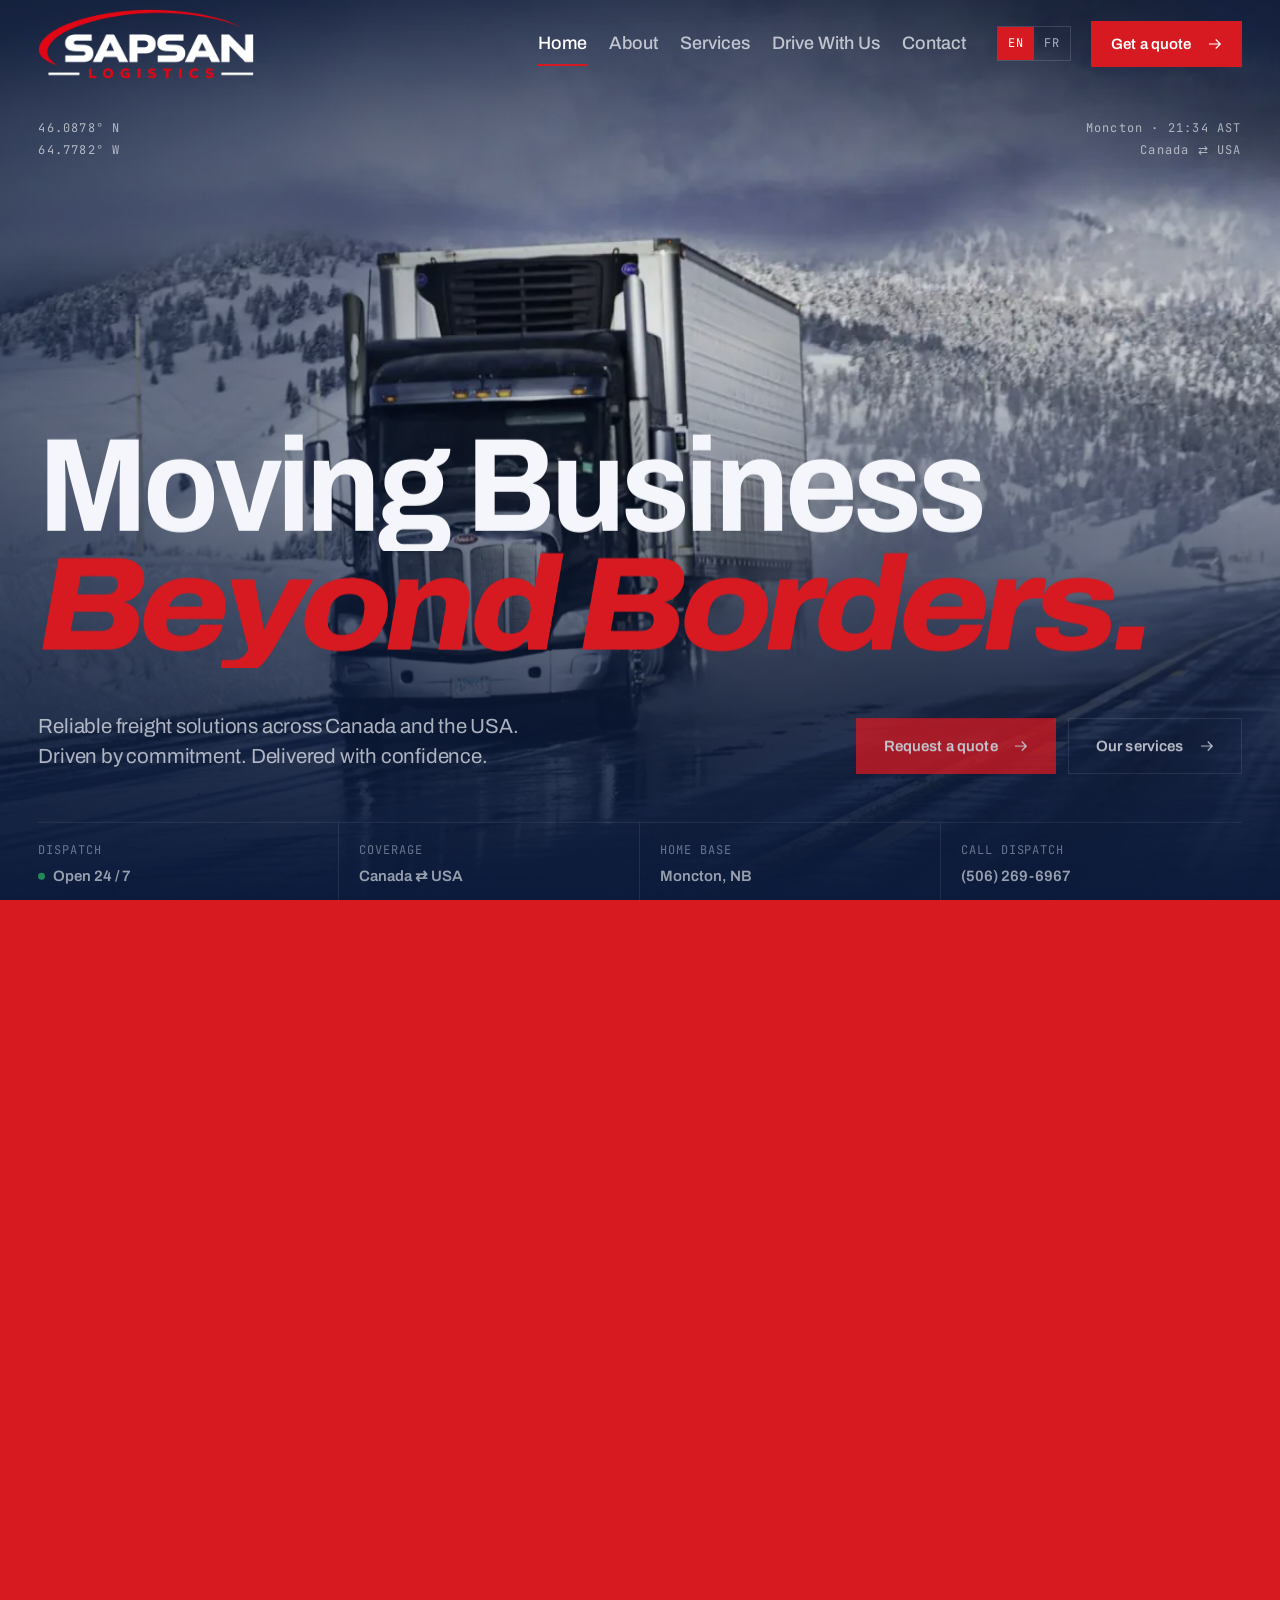
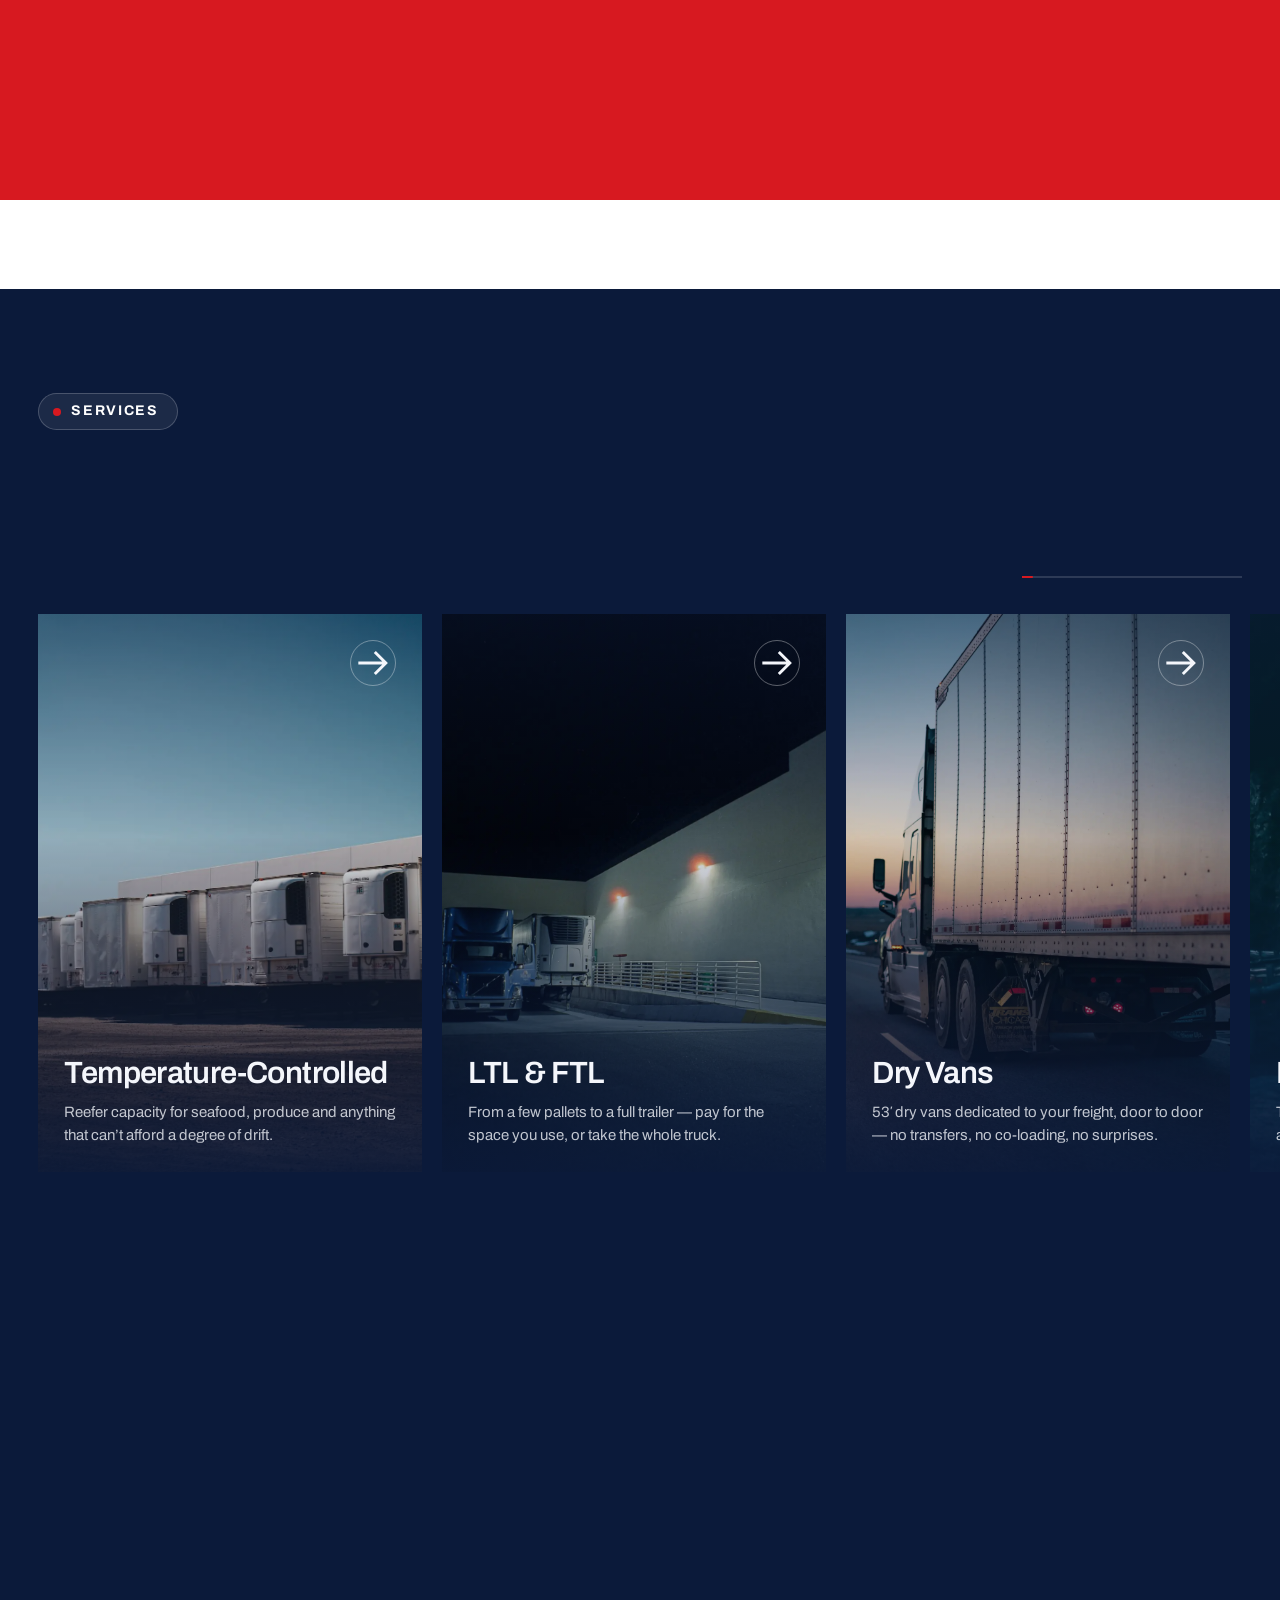
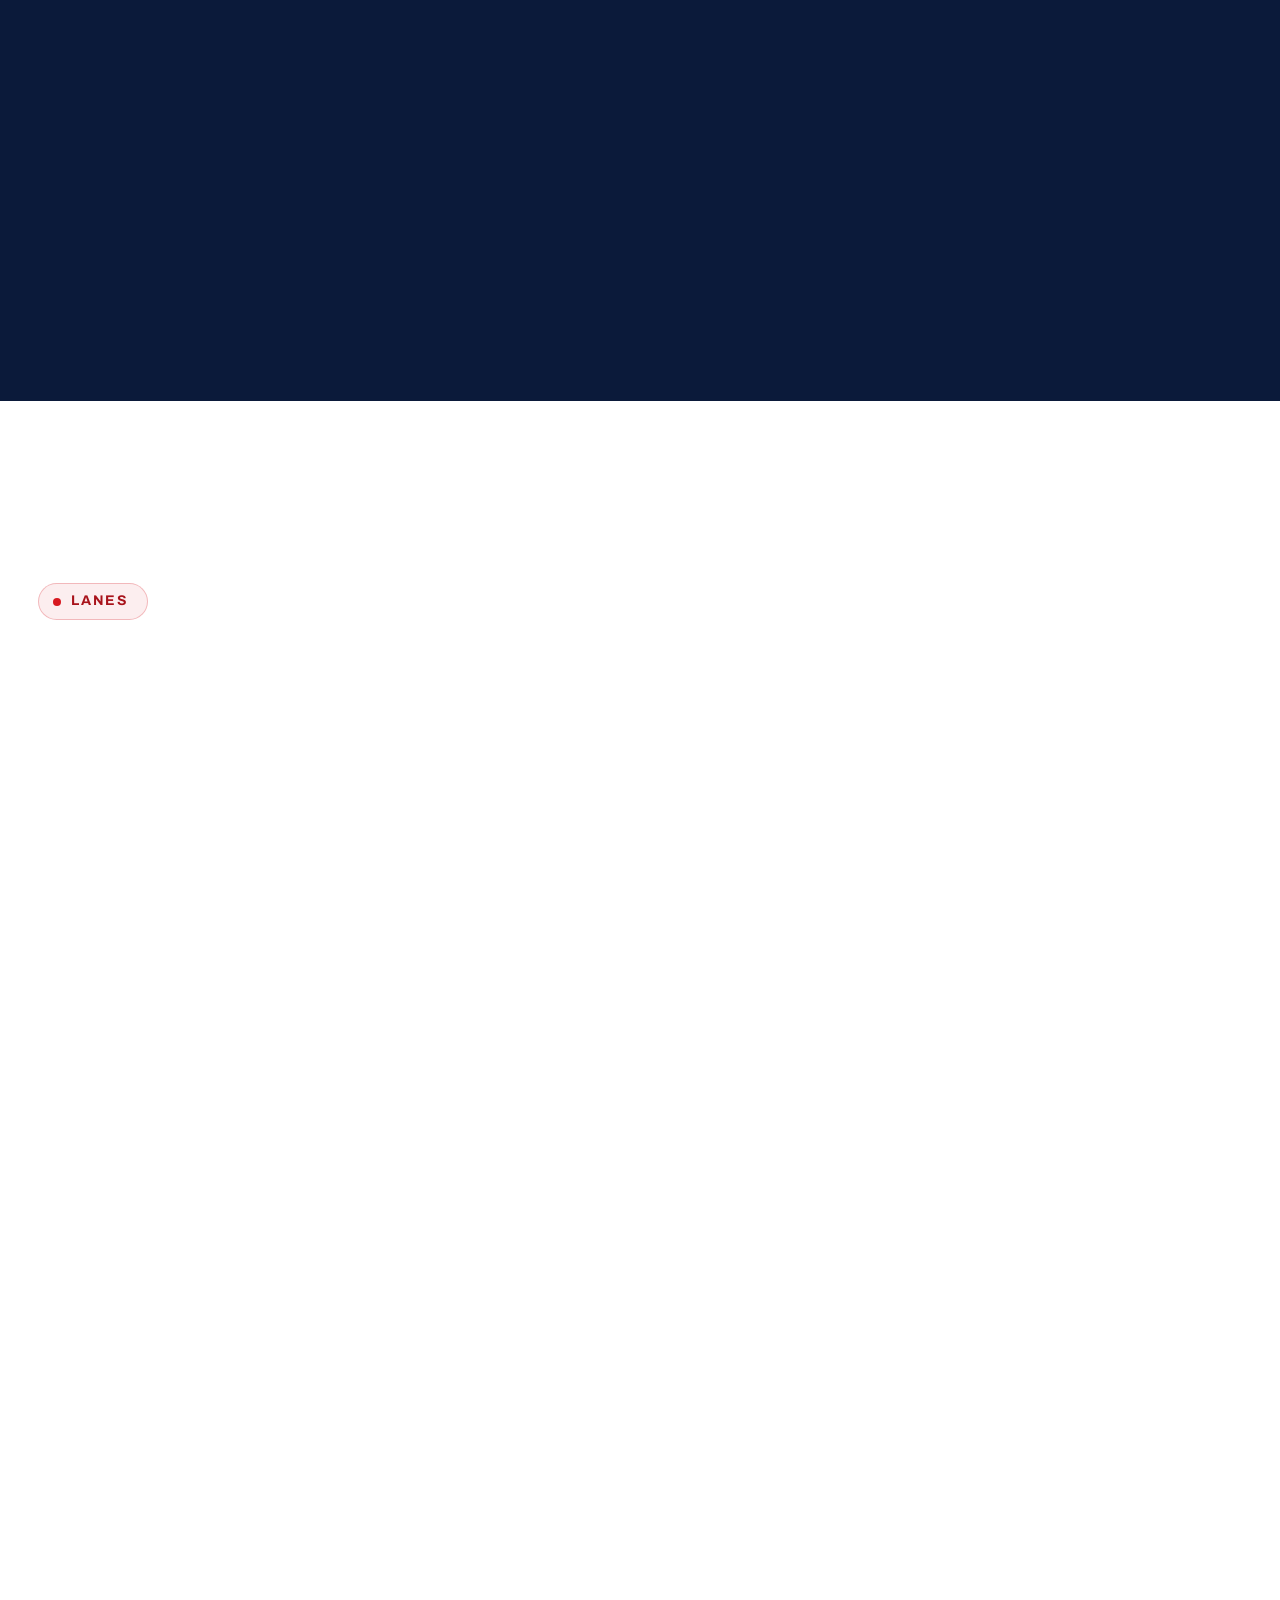
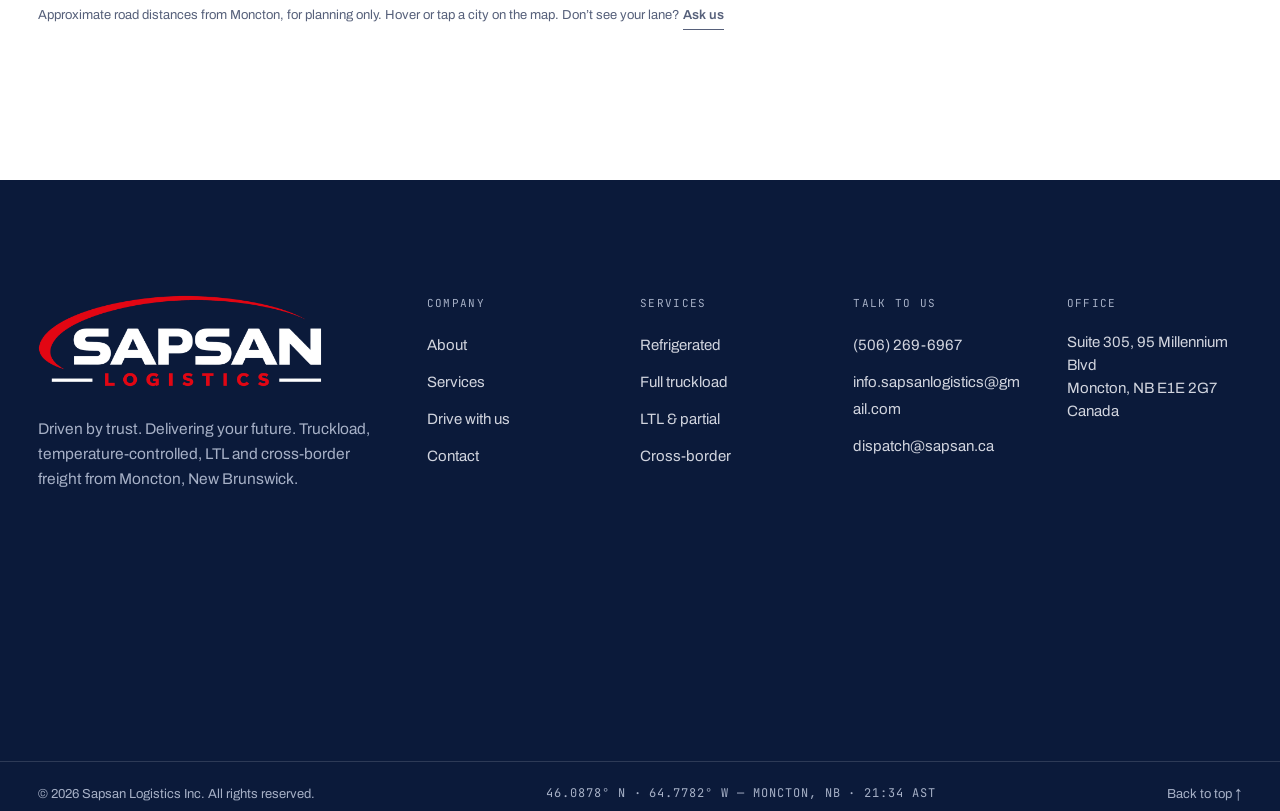
<file: index.html>
<!doctype html>
<html lang="en-CA">
<head>
<meta charset="utf-8">
<meta name="viewport" content="width=device-width, initial-scale=1">
<title>Sapsan Logistics Inc — Trucking & Freight from Moncton, NB</title>
<meta name="description" content="Sapsan Logistics Inc is a Moncton, New Brunswick trucking and logistics company moving full truckload, reefer, LTL and cross-border freight between Canada and the USA. Dispatch 24/7.">
<meta name="theme-color" content="#0b1a3a">
<link rel="canonical" href="https://sapsan.ca/">
<meta property="og:type" content="website">
<meta property="og:site_name" content="Sapsan Logistics Inc">
<meta property="og:title" content="Sapsan Logistics Inc — Trucking & Freight from Moncton, NB">
<meta property="og:description" content="Sapsan Logistics Inc is a Moncton, New Brunswick trucking and logistics company moving full truckload, reefer, LTL and cross-border freight between Canada and the USA. Dispatch 24/7.">
<meta property="og:image" content="assets/img/og-image.jpg">
<meta name="twitter:card" content="summary_large_image">
<link rel="icon" href="assets/img/favicon.png" type="image/png">
<link rel="apple-touch-icon" href="assets/img/apple-touch-icon.png">
<link rel="preload" href="assets/fonts/archivo-latin-wdth-normal.woff2" as="font" type="font/woff2" crossorigin>
<link rel="stylesheet" href="assets/css/style.css">
<script>(function(d){var h=d.documentElement;h.classList.add('js');try{if(sessionStorage.getItem('sapsan-loaded'))h.classList.add('no-loader');if(sessionStorage.getItem('sapsan-tx')){h.classList.add('from-transition','no-loader');sessionStorage.removeItem('sapsan-tx')}}catch(e){}try{if(localStorage.getItem('sapsan-lang')==='fr'){h.lang='fr-CA';h.classList.add('i18n-pending');setTimeout(function(){h.classList.remove('i18n-pending')},2500)}}catch(e){}})(document)</script>
<link rel="preload" as="image" href="assets/img/hero-winter.webp">
<script type="application/ld+json">{"@context": "https://schema.org", "@type": "MovingCompany", "name": "Sapsan Logistics Inc", "description": "Trucking and freight logistics \u2014 full truckload, reefer, LTL, cross-border Canada/USA.", "telephone": "+1-506-269-6967", "email": "info.sapsanlogistics@gmail.com", "address": {"@type": "PostalAddress", "streetAddress": "95 Millennium Blvd, Suite 305", "addressLocality": "Moncton", "addressRegion": "NB", "postalCode": "E1E 2G7", "addressCountry": "CA"}, "geo": {"@type": "GeoCoordinates", "latitude": 46.1, "longitude": -64.78}, "areaServed": ["Canada", "United States"], "slogan": "Driven by trust. Delivering your future."}</script>
</head>
<body>
<a class="skip" href="#main">Skip to content</a>
<div class="curtain" aria-hidden="true"></div>
<header class="header">
  <div class="wrap header__in">
    <a class="brand" href="index.html" aria-label="Sapsan Logistics Inc — home">
      <img class="brand__logo" src="assets/img/logo-light.png" alt="" width="1000" height="324">
    </a>
    <nav class="nav" aria-label="Primary"><a href="index.html" aria-current="page">Home</a><a href="about.html">About</a><a href="services.html">Services</a><a href="careers.html">Drive With Us</a><a href="contact.html">Contact</a></nav>
    <div class="header__cta">
      <div class="lang" role="group" aria-label="Language"><button type="button" data-lang="en" aria-pressed="true">EN</button><button type="button" data-lang="fr" aria-pressed="false">FR</button></div>
      <a class="header__phone" href="tel:+15062696967"><span class="live-dot" aria-hidden="true"></span>(506) 269-6967</a>
      <a class="btn" href="contact.html#quote" data-magnetic>Get a quote <svg class="arr" viewBox="0 0 24 24" fill="none" stroke="currentColor" stroke-width="1.6" aria-hidden="true"><path d="M4 12h15M13 6l6 6-6 6"/></svg></a>
    </div>
    <button class="burger" aria-label="Menu" aria-expanded="false" aria-controls="mmenu"><span></span><span></span></button>
  </div>
</header>
<div class="mmenu" id="mmenu" aria-hidden="true">
  <nav aria-label="Mobile"><a href="index.html">Home</a><a href="about.html">About</a><a href="services.html">Services</a><a href="careers.html">Drive With Us</a><a href="contact.html">Contact</a></nav>
  <div class="mmenu__foot">
    <span class="mono">Dispatch · 24/7</span>
    <div class="lang" role="group" aria-label="Language"><button type="button" data-lang="en" aria-pressed="true">EN</button><button type="button" data-lang="fr" aria-pressed="false">FR</button></div>
    <a href="tel:+15062696967">(506) 269-6967</a>
    <a href="mailto:dispatch@sapsan.ca">dispatch@sapsan.ca</a>
  </div>
</div>

<div class="loader" aria-hidden="true">
  <div class="loader__in">
    <div class="loader__row"><span>Moncton, NB</span><span>Toronto, ON</span></div>
    <div class="loader__km"><span>0</span><small class="mono muted"> km</small></div>
    <div class="loader__bar"><i></i></div>
    <div class="loader__row"><span>Sapsan Logistics Inc</span><span>Loading route</span></div>
  </div>
</div>

<main id="main">
<section class="hero" aria-label="Introduction">
  <div class="hero__media"><img src="assets/img/hero-winter.webp" alt="A semi-truck driving through a winter storm on a mountain highway" fetchpriority="high"></div>
  <div class="hero__meta wrap">
    <div class="hero__coords" data-hero-fade>46.0878° N<br>64.7782° W</div>
    <div class="hero__coords" style="text-align:right" data-hero-fade>Moncton · <span data-clock>--:--</span><br>Canada ⇄ USA</div>
  </div>
  <div class="wrap">
    <h1 class="display hero__title" data-split>Moving Business<br><em>Beyond Borders.</em></h1>
    <div class="hero__row">
      <p class="lead hero__sub" data-hero-fade>Reliable freight solutions across Canada and the USA. Driven by commitment. Delivered with confidence.</p>
      <div class="hero__actions" data-hero-fade>
        <a class="btn" href="contact.html#quote" data-magnetic>Request a quote <svg class="arr" viewBox="0 0 24 24" fill="none" stroke="currentColor" stroke-width="1.6" aria-hidden="true"><path d="M4 12h15M13 6l6 6-6 6"/></svg></a>
        <a class="btn btn--ghost" href="services.html">Our services <svg class="arr" viewBox="0 0 24 24" fill="none" stroke="currentColor" stroke-width="1.6" aria-hidden="true"><path d="M4 12h15M13 6l6 6-6 6"/></svg></a>
      </div>
    </div>
    <div class="hero__bar" data-hero-fade>
      <div><span class="mono muted">Dispatch</span><b><span class="live-dot"></span>Open 24 / 7</b></div>
      <div><span class="mono muted">Coverage</span><b>Canada ⇄ USA</b></div>
      <div><span class="mono muted">Home base</span><b>Moncton, NB</b></div>
      <div><span class="mono muted">Call dispatch</span><b><a href="tel:+15062696967">(506) 269-6967</a></b></div>
    </div>
  </div>
</section>

<div class="marquee" aria-hidden="true"><div class="marquee__track">
  <span>Full truckload</span><span>Reefer</span><span>LTL</span><span>Cross-border</span><span>Expedited</span><span>Dedicated</span><span>Full truckload</span><span>Reefer</span><span>LTL</span><span>Cross-border</span><span>Expedited</span><span>Dedicated</span>
</div></div>

<section class="section section--manifesto light">
  <div class="wrap manifesto">
    <div class="manifesto__label"><span class="eyebrow">Who we are</span></div>
    <p class="manifesto__text">Sapsan Logistics Inc. is a Canadian-based transportation and logistics company providing <span class="red">reliable, safe, and efficient freight solutions</span> throughout Canada, the USA, and beyond. We are committed to on-time delivery, operational excellence, and building long-term partnerships with our customers.</p>
    <div class="manifesto__foot">
      <div class="figure-fact" data-reveal><svg class="figure-fact__ic" viewBox="0 0 24 24" fill="none" stroke="currentColor" stroke-width="1.6" aria-hidden="true"><circle cx="12" cy="12" r="9"/><path d="M12 7v5l3 2"/></svg><b><span data-count="24">24</span><sup>/7</sup></b><p>Dispatch and load tracking — nights, weekends and holidays included.</p></div>
      <div class="figure-fact" data-reveal><svg class="figure-fact__ic" viewBox="0 0 24 24" fill="none" stroke="currentColor" stroke-width="1.6" aria-hidden="true"><path d="M9 4L3 6v14l6-2 6 2 6-2V4l-6 2-6-2z"/><path d="M9 4v14M15 6v14"/></svg><b><span data-count="2">2</span><sup>countries</sup></b><p>One carrier, one point of contact, from the Maritimes to the U.S. Southeast.</p></div>
      <div class="figure-fact" data-reveal><svg class="figure-fact__ic" viewBox="0 0 24 24" fill="none" stroke="currentColor" stroke-width="1.6" aria-hidden="true"><path d="M4 16a8 8 0 1 1 16 0"/><path d="M12 16l4-5"/><path d="M4 20h16"/></svg><b><span data-count="390">390</span><sup>km/h</sup></b><p>A peregrine’s hunting dive. We stay well under the limit — but we like the attitude.</p></div>
    </div>
  </div>
</section>

<section class="hs" aria-labelledby="svc-title">
  <div class="hs__pin">
    <div class="wrap hs__top">
      <div>
        <span class="eyebrow" style="margin-bottom:20px">Services</span>
        <h2 class="h2" id="svc-title" data-split>Every kind of load.<br>One standard.</h2>
      </div>
      <div class="hs__progress" aria-hidden="true"><i></i></div>
    </div>
    <div class="hs__view">
      <div class="hs__track">
        <a class="scard" href="services.html#reefer">
        <img src="assets/img/reefer-yard.webp" alt="" loading="lazy">
        <div class="scard__top"><span class="scard__go"><svg class="arr" viewBox="0 0 24 24" fill="none" stroke="currentColor" stroke-width="1.6" aria-hidden="true"><path d="M4 12h15M13 6l6 6-6 6"/></svg></span></div>
        <div><h3 class="h3">Temperature-Controlled</h3><p>Reefer capacity for seafood, produce and anything that can’t afford a degree of drift.</p></div>
      </a><a class="scard" href="services.html#ltl">
        <img src="assets/img/dock-night.webp" alt="" loading="lazy">
        <div class="scard__top"><span class="scard__go"><svg class="arr" viewBox="0 0 24 24" fill="none" stroke="currentColor" stroke-width="1.6" aria-hidden="true"><path d="M4 12h15M13 6l6 6-6 6"/></svg></span></div>
        <div><h3 class="h3">LTL &amp; FTL</h3><p>From a few pallets to a full trailer — pay for the space you use, or take the whole truck.</p></div>
      </a><a class="scard" href="services.html#truckload">
        <img src="assets/img/trailer.webp" alt="" loading="lazy">
        <div class="scard__top"><span class="scard__go"><svg class="arr" viewBox="0 0 24 24" fill="none" stroke="currentColor" stroke-width="1.6" aria-hidden="true"><path d="M4 12h15M13 6l6 6-6 6"/></svg></span></div>
        <div><h3 class="h3">Dry Vans</h3><p>53′ dry vans dedicated to your freight, door to door — no transfers, no co-loading, no surprises.</p></div>
      </a><a class="scard" href="services.html#expedited">
        <img src="assets/img/mountain-road.webp" alt="" loading="lazy">
        <div class="scard__top"><span class="scard__go"><svg class="arr" viewBox="0 0 24 24" fill="none" stroke="currentColor" stroke-width="1.6" aria-hidden="true"><path d="M4 12h15M13 6l6 6-6 6"/></svg></span></div>
        <div><h3 class="h3">Expedited Services</h3><p>Two-driver teams keep time-critical freight moving around the clock.</p></div>
      </a>
        <a class="scard scard--end" href="services.html">
          <span class="mono">+ logistics solutions</span>
          <h3>See all services</h3>
          <span class="scard__go" style="margin-top:28px"><svg class="arr" viewBox="0 0 24 24" fill="none" stroke="currentColor" stroke-width="1.6" aria-hidden="true"><path d="M4 12h15M13 6l6 6-6 6"/></svg></span>
        </a>
      </div>
    </div>
  </div>
</section>

<section class="section light" aria-labelledby="lanes-title">
  <div class="wrap">
    <div class="shead">
      <div class="shead__l"><span class="eyebrow">Lanes</span><h2 class="h2" id="lanes-title" data-split>From the Hub City<br>to the continent.</h2></div>
      <div class="shead__r" data-reveal><p>Strategically located in Moncton, New Brunswick, SAPSAN LOGISTICS INC. connects Atlantic Canada with major commercial destinations across Canada and the United States. Our transportation network is designed to support efficient freight movement, dependable delivery, and seamless connections between markets.</p><p>Explore our network and discover the distance between destinations.</p></div>
    </div>
    <div class="lanes">
      <div class="map" data-reveal="fade">
        <svg id="laneMap" viewBox="160 40 940 560" role="img" aria-label="Map of eastern North America showing Sapsan Logistics lanes from Moncton, New Brunswick">
          <path class="map__us" d="M0 36h0M9 36h0M18 36h0M4 45h0M14 45h0M22 45h0M32 45h0M40 45h0M50 45h0M0 54h0M9 54h0M18 54h0M27 54h0M36 54h0M45 54h0M54 54h0M63 54h0M72 54h0M4 63h0M14 63h0M22 63h0M32 63h0M40 63h0M50 63h0M58 63h0M68 63h0M76 63h0M86 63h0M94 63h0M104 63h0M0 72h0M9 72h0M18 72h0M27 72h0M36 72h0M45 72h0M54 72h0M63 72h0M72 72h0M81 72h0M90 72h0M99 72h0M108 72h0M117 72h0M126 72h0M135 72h0M4 81h0M14 81h0M22 81h0M32 81h0M40 81h0M50 81h0M58 81h0M68 81h0M76 81h0M86 81h0M94 81h0M104 81h0M112 81h0M122 81h0M130 81h0M140 81h0M148 81h0M158 81h0M166 81h0M202 81h0M0 90h0M9 90h0M18 90h0M27 90h0M36 90h0M45 90h0M54 90h0M63 90h0M72 90h0M81 90h0M90 90h0M99 90h0M108 90h0M117 90h0M126 90h0M135 90h0M144 90h0M153 90h0M162 90h0M171 90h0M180 90h0M189 90h0M198 90h0M4 99h0M14 99h0M22 99h0M32 99h0M40 99h0M50 99h0M58 99h0M68 99h0M76 99h0M86 99h0M94 99h0M104 99h0M112 99h0M122 99h0M130 99h0M140 99h0M148 99h0M158 99h0M166 99h0M176 99h0M184 99h0M194 99h0M202 99h0M0 108h0M9 108h0M18 108h0M27 108h0M36 108h0M45 108h0M54 108h0M63 108h0M72 108h0M81 108h0M90 108h0M99 108h0M108 108h0M117 108h0M126 108h0M135 108h0M144 108h0M153 108h0M162 108h0M171 108h0M180 108h0M189 108h0M198 108h0M207 108h0M216 108h0M225 108h0M234 108h0M4 117h0M14 117h0M22 117h0M32 117h0M40 117h0M50 117h0M58 117h0M68 117h0M76 117h0M86 117h0M94 117h0M104 117h0M112 117h0M122 117h0M130 117h0M140 117h0M148 117h0M158 117h0M166 117h0M176 117h0M184 117h0M194 117h0M202 117h0M212 117h0M220 117h0M230 117h0M238 117h0M0 126h0M9 126h0M18 126h0M27 126h0M36 126h0M45 126h0M54 126h0M63 126h0M72 126h0M81 126h0M90 126h0M99 126h0M108 126h0M117 126h0M126 126h0M135 126h0M144 126h0M153 126h0M162 126h0M171 126h0M180 126h0M189 126h0M198 126h0M207 126h0M216 126h0M225 126h0M234 126h0M243 126h0M252 126h0M4 135h0M14 135h0M22 135h0M32 135h0M40 135h0M50 135h0M58 135h0M68 135h0M76 135h0M86 135h0M94 135h0M104 135h0M112 135h0M122 135h0M130 135h0M140 135h0M148 135h0M158 135h0M166 135h0M176 135h0M184 135h0M194 135h0M202 135h0M212 135h0M220 135h0M230 135h0M238 135h0M248 135h0M256 135h0M266 135h0M274 135h0M284 135h0M320 135h0M0 144h0M9 144h0M18 144h0M27 144h0M36 144h0M45 144h0M54 144h0M63 144h0M72 144h0M81 144h0M90 144h0M99 144h0M108 144h0M117 144h0M126 144h0M135 144h0M144 144h0M153 144h0M162 144h0M171 144h0M180 144h0M189 144h0M198 144h0M207 144h0M216 144h0M225 144h0M234 144h0M243 144h0M252 144h0M261 144h0M270 144h0M279 144h0M288 144h0M297 144h0M306 144h0M315 144h0M324 144h0M333 144h0M4 153h0M14 153h0M22 153h0M32 153h0M40 153h0M50 153h0M58 153h0M68 153h0M76 153h0M86 153h0M94 153h0M104 153h0M112 153h0M122 153h0M130 153h0M140 153h0M148 153h0M158 153h0M166 153h0M176 153h0M184 153h0M194 153h0M202 153h0M212 153h0M220 153h0M230 153h0M238 153h0M248 153h0M256 153h0M266 153h0M274 153h0M284 153h0M292 153h0M302 153h0M310 153h0M320 153h0M328 153h0M338 153h0M346 153h0M0 162h0M9 162h0M18 162h0M27 162h0M36 162h0M45 162h0M54 162h0M63 162h0M72 162h0M81 162h0M90 162h0M99 162h0M108 162h0M117 162h0M126 162h0M135 162h0M144 162h0M153 162h0M162 162h0M171 162h0M180 162h0M189 162h0M198 162h0M207 162h0M216 162h0M225 162h0M234 162h0M243 162h0M252 162h0M261 162h0M270 162h0M279 162h0M288 162h0M297 162h0M306 162h0M315 162h0M324 162h0M333 162h0M342 162h0M351 162h0M4 171h0M14 171h0M22 171h0M32 171h0M40 171h0M50 171h0M58 171h0M68 171h0M76 171h0M86 171h0M94 171h0M104 171h0M112 171h0M122 171h0M130 171h0M140 171h0M148 171h0M158 171h0M166 171h0M176 171h0M184 171h0M194 171h0M202 171h0M212 171h0M220 171h0M230 171h0M238 171h0M248 171h0M256 171h0M266 171h0M274 171h0M284 171h0M292 171h0M302 171h0M310 171h0M320 171h0M328 171h0M338 171h0M346 171h0M356 171h0M364 171h0M0 180h0M9 180h0M18 180h0M27 180h0M36 180h0M45 180h0M54 180h0M63 180h0M72 180h0M81 180h0M90 180h0M99 180h0M108 180h0M117 180h0M126 180h0M135 180h0M144 180h0M153 180h0M162 180h0M171 180h0M180 180h0M189 180h0M198 180h0M207 180h0M216 180h0M225 180h0M234 180h0M243 180h0M252 180h0M261 180h0M270 180h0M279 180h0M288 180h0M297 180h0M306 180h0M315 180h0M324 180h0M333 180h0M342 180h0M351 180h0M360 180h0M369 180h0M378 180h0M693 180h0M4 189h0M14 189h0M22 189h0M32 189h0M40 189h0M50 189h0M58 189h0M68 189h0M76 189h0M86 189h0M94 189h0M104 189h0M112 189h0M122 189h0M130 189h0M140 189h0M148 189h0M158 189h0M166 189h0M176 189h0M184 189h0M194 189h0M202 189h0M212 189h0M220 189h0M230 189h0M238 189h0M248 189h0M256 189h0M266 189h0M274 189h0M284 189h0M292 189h0M302 189h0M310 189h0M320 189h0M328 189h0M338 189h0M346 189h0M356 189h0M364 189h0M374 189h0M382 189h0M688 189h0M698 189h0M706 189h0M716 189h0M0 198h0M9 198h0M18 198h0M27 198h0M36 198h0M45 198h0M54 198h0M63 198h0M72 198h0M81 198h0M90 198h0M99 198h0M108 198h0M117 198h0M126 198h0M135 198h0M144 198h0M153 198h0M162 198h0M171 198h0M180 198h0M189 198h0M198 198h0M207 198h0M216 198h0M225 198h0M234 198h0M243 198h0M252 198h0M261 198h0M270 198h0M279 198h0M288 198h0M297 198h0M306 198h0M315 198h0M324 198h0M333 198h0M342 198h0M351 198h0M360 198h0M369 198h0M378 198h0M387 198h0M396 198h0M684 198h0M693 198h0M702 198h0M711 198h0M720 198h0M4 207h0M14 207h0M22 207h0M32 207h0M40 207h0M50 207h0M58 207h0M68 207h0M76 207h0M86 207h0M94 207h0M104 207h0M112 207h0M122 207h0M130 207h0M140 207h0M148 207h0M158 207h0M166 207h0M176 207h0M184 207h0M194 207h0M202 207h0M212 207h0M220 207h0M230 207h0M238 207h0M248 207h0M256 207h0M266 207h0M274 207h0M284 207h0M292 207h0M302 207h0M310 207h0M320 207h0M328 207h0M338 207h0M346 207h0M356 207h0M364 207h0M374 207h0M382 207h0M392 207h0M680 207h0M688 207h0M698 207h0M706 207h0M716 207h0M0 216h0M9 216h0M18 216h0M27 216h0M36 216h0M45 216h0M54 216h0M63 216h0M72 216h0M81 216h0M90 216h0M99 216h0M108 216h0M117 216h0M126 216h0M135 216h0M144 216h0M153 216h0M162 216h0M171 216h0M180 216h0M189 216h0M198 216h0M207 216h0M216 216h0M225 216h0M234 216h0M243 216h0M252 216h0M261 216h0M270 216h0M279 216h0M288 216h0M297 216h0M306 216h0M315 216h0M324 216h0M333 216h0M342 216h0M351 216h0M360 216h0M369 216h0M378 216h0M387 216h0M396 216h0M405 216h0M675 216h0M684 216h0M693 216h0M702 216h0M711 216h0M720 216h0M4 225h0M14 225h0M22 225h0M32 225h0M40 225h0M50 225h0M58 225h0M68 225h0M76 225h0M86 225h0M94 225h0M104 225h0M112 225h0M122 225h0M130 225h0M140 225h0M148 225h0M158 225h0M166 225h0M176 225h0M184 225h0M194 225h0M202 225h0M212 225h0M220 225h0M230 225h0M238 225h0M248 225h0M256 225h0M266 225h0M274 225h0M284 225h0M292 225h0M302 225h0M310 225h0M320 225h0M328 225h0M338 225h0M346 225h0M356 225h0M364 225h0M374 225h0M382 225h0M392 225h0M400 225h0M410 225h0M680 225h0M688 225h0M698 225h0M706 225h0M716 225h0M724 225h0M0 234h0M9 234h0M18 234h0M27 234h0M36 234h0M45 234h0M54 234h0M63 234h0M72 234h0M81 234h0M90 234h0M99 234h0M108 234h0M117 234h0M126 234h0M135 234h0M144 234h0M153 234h0M162 234h0M171 234h0M180 234h0M189 234h0M198 234h0M207 234h0M216 234h0M225 234h0M234 234h0M243 234h0M252 234h0M261 234h0M270 234h0M279 234h0M288 234h0M297 234h0M306 234h0M315 234h0M324 234h0M333 234h0M342 234h0M351 234h0M360 234h0M369 234h0M378 234h0M387 234h0M396 234h0M405 234h0M414 234h0M423 234h0M675 234h0M684 234h0M693 234h0M702 234h0M711 234h0M720 234h0M729 234h0M4 243h0M14 243h0M22 243h0M32 243h0M40 243h0M50 243h0M58 243h0M68 243h0M76 243h0M86 243h0M94 243h0M104 243h0M112 243h0M122 243h0M130 243h0M140 243h0M148 243h0M158 243h0M166 243h0M176 243h0M184 243h0M194 243h0M202 243h0M212 243h0M220 243h0M230 243h0M238 243h0M248 243h0M256 243h0M266 243h0M274 243h0M284 243h0M292 243h0M302 243h0M310 243h0M320 243h0M328 243h0M338 243h0M346 243h0M356 243h0M364 243h0M374 243h0M382 243h0M392 243h0M400 243h0M410 243h0M418 243h0M662 243h0M670 243h0M680 243h0M688 243h0M698 243h0M706 243h0M716 243h0M724 243h0M734 243h0M0 252h0M9 252h0M18 252h0M27 252h0M36 252h0M45 252h0M54 252h0M63 252h0M72 252h0M81 252h0M90 252h0M99 252h0M108 252h0M117 252h0M126 252h0M135 252h0M144 252h0M153 252h0M162 252h0M171 252h0M180 252h0M189 252h0M198 252h0M207 252h0M216 252h0M225 252h0M234 252h0M243 252h0M252 252h0M261 252h0M270 252h0M279 252h0M288 252h0M297 252h0M306 252h0M315 252h0M324 252h0M333 252h0M342 252h0M351 252h0M360 252h0M369 252h0M378 252h0M387 252h0M396 252h0M405 252h0M414 252h0M423 252h0M585 252h0M594 252h0M603 252h0M612 252h0M621 252h0M630 252h0M639 252h0M648 252h0M657 252h0M666 252h0M675 252h0M684 252h0M693 252h0M702 252h0M711 252h0M720 252h0M729 252h0M738 252h0M4 261h0M14 261h0M22 261h0M32 261h0M40 261h0M50 261h0M58 261h0M68 261h0M76 261h0M86 261h0M94 261h0M104 261h0M112 261h0M122 261h0M130 261h0M140 261h0M148 261h0M158 261h0M166 261h0M176 261h0M184 261h0M194 261h0M202 261h0M212 261h0M220 261h0M230 261h0M238 261h0M248 261h0M256 261h0M266 261h0M274 261h0M284 261h0M292 261h0M302 261h0M310 261h0M320 261h0M328 261h0M338 261h0M346 261h0M356 261h0M364 261h0M374 261h0M382 261h0M392 261h0M400 261h0M410 261h0M418 261h0M428 261h0M572 261h0M580 261h0M590 261h0M598 261h0M608 261h0M616 261h0M626 261h0M634 261h0M644 261h0M652 261h0M662 261h0M670 261h0M680 261h0M688 261h0M698 261h0M706 261h0M716 261h0M724 261h0M0 270h0M9 270h0M18 270h0M27 270h0M36 270h0M45 270h0M54 270h0M63 270h0M72 270h0M81 270h0M90 270h0M99 270h0M108 270h0M117 270h0M126 270h0M135 270h0M144 270h0M153 270h0M162 270h0M171 270h0M180 270h0M189 270h0M198 270h0M207 270h0M216 270h0M225 270h0M234 270h0M243 270h0M252 270h0M261 270h0M270 270h0M279 270h0M288 270h0M297 270h0M306 270h0M315 270h0M324 270h0M333 270h0M342 270h0M351 270h0M360 270h0M369 270h0M378 270h0M387 270h0M396 270h0M405 270h0M414 270h0M423 270h0M558 270h0M567 270h0M576 270h0M585 270h0M594 270h0M603 270h0M612 270h0M621 270h0M630 270h0M639 270h0M648 270h0M657 270h0M666 270h0M675 270h0M684 270h0M693 270h0M702 270h0M4 279h0M14 279h0M22 279h0M32 279h0M40 279h0M50 279h0M58 279h0M68 279h0M76 279h0M86 279h0M94 279h0M104 279h0M112 279h0M122 279h0M130 279h0M140 279h0M148 279h0M158 279h0M166 279h0M176 279h0M184 279h0M194 279h0M202 279h0M212 279h0M220 279h0M230 279h0M238 279h0M248 279h0M256 279h0M266 279h0M274 279h0M284 279h0M292 279h0M302 279h0M310 279h0M320 279h0M328 279h0M338 279h0M346 279h0M356 279h0M364 279h0M374 279h0M382 279h0M392 279h0M400 279h0M410 279h0M418 279h0M428 279h0M554 279h0M562 279h0M572 279h0M580 279h0M590 279h0M598 279h0M608 279h0M616 279h0M626 279h0M634 279h0M644 279h0M652 279h0M662 279h0M670 279h0M680 279h0M688 279h0M0 288h0M9 288h0M18 288h0M27 288h0M36 288h0M45 288h0M54 288h0M63 288h0M72 288h0M81 288h0M90 288h0M99 288h0M108 288h0M117 288h0M126 288h0M135 288h0M144 288h0M153 288h0M162 288h0M171 288h0M180 288h0M189 288h0M198 288h0M207 288h0M216 288h0M225 288h0M234 288h0M243 288h0M252 288h0M261 288h0M270 288h0M279 288h0M288 288h0M297 288h0M306 288h0M315 288h0M324 288h0M333 288h0M342 288h0M351 288h0M360 288h0M369 288h0M378 288h0M387 288h0M396 288h0M405 288h0M414 288h0M423 288h0M549 288h0M558 288h0M567 288h0M576 288h0M585 288h0M594 288h0M603 288h0M612 288h0M621 288h0M630 288h0M639 288h0M648 288h0M657 288h0M666 288h0M675 288h0M4 297h0M14 297h0M22 297h0M32 297h0M40 297h0M50 297h0M58 297h0M68 297h0M76 297h0M86 297h0M94 297h0M104 297h0M112 297h0M122 297h0M130 297h0M140 297h0M148 297h0M158 297h0M166 297h0M176 297h0M184 297h0M194 297h0M202 297h0M212 297h0M220 297h0M230 297h0M238 297h0M248 297h0M256 297h0M266 297h0M274 297h0M284 297h0M292 297h0M302 297h0M310 297h0M320 297h0M328 297h0M338 297h0M346 297h0M356 297h0M364 297h0M374 297h0M382 297h0M392 297h0M400 297h0M410 297h0M418 297h0M500 297h0M508 297h0M518 297h0M526 297h0M536 297h0M544 297h0M554 297h0M562 297h0M572 297h0M580 297h0M590 297h0M598 297h0M608 297h0M616 297h0M626 297h0M634 297h0M644 297h0M652 297h0M662 297h0M670 297h0M0 306h0M9 306h0M18 306h0M27 306h0M36 306h0M45 306h0M54 306h0M63 306h0M72 306h0M81 306h0M90 306h0M99 306h0M108 306h0M117 306h0M126 306h0M135 306h0M144 306h0M153 306h0M162 306h0M171 306h0M180 306h0M189 306h0M198 306h0M207 306h0M216 306h0M225 306h0M234 306h0M243 306h0M252 306h0M261 306h0M270 306h0M279 306h0M288 306h0M297 306h0M306 306h0M315 306h0M324 306h0M333 306h0M342 306h0M351 306h0M360 306h0M369 306h0M378 306h0M387 306h0M396 306h0M405 306h0M414 306h0M495 306h0M504 306h0M513 306h0M522 306h0M531 306h0M540 306h0M549 306h0M558 306h0M567 306h0M576 306h0M585 306h0M594 306h0M603 306h0M612 306h0M621 306h0M630 306h0M639 306h0M648 306h0M657 306h0M666 306h0M4 315h0M14 315h0M22 315h0M32 315h0M40 315h0M50 315h0M58 315h0M68 315h0M76 315h0M86 315h0M94 315h0M104 315h0M112 315h0M122 315h0M130 315h0M140 315h0M148 315h0M158 315h0M166 315h0M176 315h0M184 315h0M194 315h0M202 315h0M212 315h0M220 315h0M230 315h0M238 315h0M248 315h0M256 315h0M266 315h0M274 315h0M284 315h0M292 315h0M302 315h0M310 315h0M320 315h0M328 315h0M338 315h0M346 315h0M356 315h0M364 315h0M374 315h0M382 315h0M392 315h0M400 315h0M410 315h0M490 315h0M500 315h0M508 315h0M518 315h0M526 315h0M536 315h0M544 315h0M554 315h0M562 315h0M572 315h0M580 315h0M590 315h0M598 315h0M608 315h0M616 315h0M626 315h0M634 315h0M644 315h0M652 315h0M662 315h0M0 324h0M9 324h0M18 324h0M27 324h0M36 324h0M45 324h0M54 324h0M63 324h0M72 324h0M81 324h0M90 324h0M99 324h0M108 324h0M117 324h0M126 324h0M135 324h0M144 324h0M153 324h0M162 324h0M171 324h0M180 324h0M189 324h0M198 324h0M207 324h0M216 324h0M225 324h0M234 324h0M243 324h0M252 324h0M261 324h0M270 324h0M279 324h0M288 324h0M297 324h0M306 324h0M315 324h0M324 324h0M333 324h0M342 324h0M351 324h0M360 324h0M369 324h0M378 324h0M387 324h0M396 324h0M468 324h0M477 324h0M486 324h0M495 324h0M504 324h0M513 324h0M522 324h0M531 324h0M540 324h0M549 324h0M558 324h0M567 324h0M576 324h0M585 324h0M594 324h0M603 324h0M612 324h0M621 324h0M630 324h0M639 324h0M648 324h0M657 324h0M666 324h0M4 333h0M14 333h0M22 333h0M32 333h0M40 333h0M50 333h0M58 333h0M68 333h0M76 333h0M86 333h0M94 333h0M104 333h0M112 333h0M122 333h0M130 333h0M140 333h0M148 333h0M158 333h0M166 333h0M176 333h0M184 333h0M194 333h0M202 333h0M212 333h0M220 333h0M230 333h0M238 333h0M248 333h0M256 333h0M266 333h0M274 333h0M284 333h0M292 333h0M302 333h0M310 333h0M320 333h0M328 333h0M338 333h0M346 333h0M356 333h0M364 333h0M374 333h0M382 333h0M392 333h0M400 333h0M436 333h0M446 333h0M454 333h0M464 333h0M472 333h0M482 333h0M490 333h0M500 333h0M508 333h0M518 333h0M526 333h0M536 333h0M544 333h0M554 333h0M562 333h0M572 333h0M580 333h0M590 333h0M598 333h0M608 333h0M616 333h0M626 333h0M634 333h0M644 333h0M652 333h0M662 333h0M670 333h0M0 342h0M9 342h0M18 342h0M27 342h0M36 342h0M45 342h0M54 342h0M63 342h0M72 342h0M81 342h0M90 342h0M99 342h0M108 342h0M117 342h0M126 342h0M135 342h0M144 342h0M153 342h0M162 342h0M171 342h0M180 342h0M189 342h0M198 342h0M207 342h0M216 342h0M225 342h0M234 342h0M243 342h0M252 342h0M261 342h0M270 342h0M279 342h0M288 342h0M297 342h0M306 342h0M315 342h0M324 342h0M333 342h0M342 342h0M351 342h0M360 342h0M369 342h0M378 342h0M387 342h0M396 342h0M405 342h0M414 342h0M423 342h0M432 342h0M441 342h0M450 342h0M459 342h0M468 342h0M477 342h0M486 342h0M495 342h0M504 342h0M513 342h0M522 342h0M531 342h0M540 342h0M549 342h0M558 342h0M567 342h0M576 342h0M585 342h0M594 342h0M603 342h0M612 342h0M621 342h0M630 342h0M639 342h0M648 342h0M657 342h0M666 342h0M4 351h0M14 351h0M22 351h0M32 351h0M40 351h0M50 351h0M58 351h0M68 351h0M76 351h0M86 351h0M94 351h0M104 351h0M112 351h0M122 351h0M130 351h0M140 351h0M148 351h0M158 351h0M166 351h0M176 351h0M184 351h0M194 351h0M202 351h0M212 351h0M220 351h0M230 351h0M238 351h0M248 351h0M256 351h0M266 351h0M274 351h0M284 351h0M292 351h0M302 351h0M310 351h0M320 351h0M328 351h0M338 351h0M346 351h0M356 351h0M364 351h0M374 351h0M382 351h0M392 351h0M400 351h0M410 351h0M418 351h0M428 351h0M436 351h0M446 351h0M454 351h0M464 351h0M472 351h0M482 351h0M490 351h0M500 351h0M508 351h0M518 351h0M526 351h0M536 351h0M544 351h0M554 351h0M562 351h0M572 351h0M580 351h0M590 351h0M598 351h0M608 351h0M616 351h0M626 351h0M634 351h0M644 351h0M652 351h0M662 351h0M0 360h0M9 360h0M18 360h0M27 360h0M36 360h0M45 360h0M54 360h0M63 360h0M72 360h0M81 360h0M90 360h0M99 360h0M108 360h0M117 360h0M126 360h0M135 360h0M144 360h0M153 360h0M162 360h0M171 360h0M180 360h0M189 360h0M198 360h0M207 360h0M216 360h0M225 360h0M234 360h0M243 360h0M252 360h0M261 360h0M270 360h0M279 360h0M288 360h0M297 360h0M306 360h0M315 360h0M324 360h0M333 360h0M342 360h0M351 360h0M360 360h0M369 360h0M378 360h0M387 360h0M396 360h0M405 360h0M414 360h0M423 360h0M432 360h0M441 360h0M450 360h0M459 360h0M468 360h0M477 360h0M486 360h0M495 360h0M504 360h0M513 360h0M522 360h0M531 360h0M540 360h0M549 360h0M558 360h0M567 360h0M576 360h0M585 360h0M594 360h0M603 360h0M612 360h0M621 360h0M4 369h0M14 369h0M22 369h0M32 369h0M40 369h0M50 369h0M58 369h0M68 369h0M76 369h0M86 369h0M94 369h0M104 369h0M112 369h0M122 369h0M130 369h0M140 369h0M148 369h0M158 369h0M166 369h0M176 369h0M184 369h0M194 369h0M202 369h0M212 369h0M220 369h0M230 369h0M238 369h0M248 369h0M256 369h0M266 369h0M274 369h0M284 369h0M292 369h0M302 369h0M310 369h0M320 369h0M328 369h0M338 369h0M346 369h0M356 369h0M364 369h0M374 369h0M382 369h0M392 369h0M400 369h0M410 369h0M418 369h0M428 369h0M436 369h0M446 369h0M454 369h0M464 369h0M472 369h0M482 369h0M490 369h0M500 369h0M508 369h0M518 369h0M526 369h0M536 369h0M544 369h0M554 369h0M562 369h0M572 369h0M580 369h0M590 369h0M598 369h0M626 369h0M634 369h0M0 378h0M9 378h0M18 378h0M27 378h0M36 378h0M45 378h0M54 378h0M63 378h0M72 378h0M81 378h0M90 378h0M99 378h0M108 378h0M117 378h0M126 378h0M135 378h0M144 378h0M153 378h0M162 378h0M171 378h0M180 378h0M189 378h0M198 378h0M207 378h0M216 378h0M225 378h0M234 378h0M243 378h0M252 378h0M261 378h0M270 378h0M279 378h0M288 378h0M297 378h0M306 378h0M315 378h0M324 378h0M333 378h0M342 378h0M351 378h0M360 378h0M369 378h0M378 378h0M387 378h0M396 378h0M405 378h0M414 378h0M423 378h0M432 378h0M441 378h0M450 378h0M459 378h0M468 378h0M477 378h0M486 378h0M495 378h0M504 378h0M513 378h0M522 378h0M531 378h0M540 378h0M549 378h0M558 378h0M567 378h0M576 378h0M585 378h0M594 378h0M612 378h0M4 387h0M14 387h0M22 387h0M32 387h0M40 387h0M50 387h0M58 387h0M68 387h0M76 387h0M86 387h0M94 387h0M104 387h0M112 387h0M122 387h0M130 387h0M140 387h0M148 387h0M158 387h0M166 387h0M176 387h0M184 387h0M194 387h0M202 387h0M212 387h0M220 387h0M230 387h0M238 387h0M248 387h0M256 387h0M266 387h0M274 387h0M284 387h0M292 387h0M302 387h0M310 387h0M320 387h0M328 387h0M338 387h0M346 387h0M356 387h0M364 387h0M374 387h0M382 387h0M392 387h0M400 387h0M410 387h0M418 387h0M428 387h0M436 387h0M446 387h0M454 387h0M464 387h0M472 387h0M482 387h0M490 387h0M500 387h0M508 387h0M518 387h0M526 387h0M536 387h0M544 387h0M554 387h0M562 387h0M572 387h0M580 387h0M590 387h0M598 387h0M0 396h0M9 396h0M18 396h0M27 396h0M36 396h0M45 396h0M54 396h0M63 396h0M72 396h0M81 396h0M90 396h0M99 396h0M108 396h0M117 396h0M126 396h0M135 396h0M144 396h0M153 396h0M162 396h0M171 396h0M180 396h0M189 396h0M198 396h0M207 396h0M216 396h0M225 396h0M234 396h0M243 396h0M252 396h0M261 396h0M270 396h0M279 396h0M288 396h0M297 396h0M306 396h0M315 396h0M324 396h0M333 396h0M342 396h0M351 396h0M360 396h0M369 396h0M378 396h0M387 396h0M396 396h0M405 396h0M414 396h0M423 396h0M432 396h0M441 396h0M450 396h0M459 396h0M468 396h0M477 396h0M486 396h0M495 396h0M504 396h0M513 396h0M522 396h0M531 396h0M540 396h0M549 396h0M558 396h0M567 396h0M576 396h0M585 396h0M594 396h0M4 405h0M14 405h0M22 405h0M32 405h0M40 405h0M50 405h0M58 405h0M68 405h0M76 405h0M86 405h0M94 405h0M104 405h0M112 405h0M122 405h0M130 405h0M140 405h0M148 405h0M158 405h0M166 405h0M176 405h0M184 405h0M194 405h0M202 405h0M212 405h0M220 405h0M230 405h0M238 405h0M248 405h0M256 405h0M266 405h0M274 405h0M284 405h0M292 405h0M302 405h0M310 405h0M320 405h0M328 405h0M338 405h0M346 405h0M356 405h0M364 405h0M374 405h0M382 405h0M392 405h0M400 405h0M410 405h0M418 405h0M428 405h0M436 405h0M446 405h0M454 405h0M464 405h0M472 405h0M482 405h0M490 405h0M500 405h0M508 405h0M518 405h0M526 405h0M536 405h0M544 405h0M554 405h0M562 405h0M572 405h0M580 405h0M590 405h0M0 414h0M9 414h0M18 414h0M27 414h0M36 414h0M45 414h0M54 414h0M63 414h0M72 414h0M81 414h0M90 414h0M99 414h0M108 414h0M117 414h0M126 414h0M135 414h0M144 414h0M153 414h0M162 414h0M171 414h0M180 414h0M189 414h0M198 414h0M207 414h0M216 414h0M225 414h0M234 414h0M243 414h0M252 414h0M261 414h0M270 414h0M279 414h0M288 414h0M297 414h0M306 414h0M315 414h0M324 414h0M333 414h0M342 414h0M351 414h0M360 414h0M369 414h0M378 414h0M387 414h0M396 414h0M405 414h0M414 414h0M423 414h0M432 414h0M441 414h0M450 414h0M459 414h0M468 414h0M477 414h0M486 414h0M495 414h0M504 414h0M513 414h0M522 414h0M531 414h0M540 414h0M549 414h0M558 414h0M576 414h0M585 414h0M4 423h0M14 423h0M22 423h0M32 423h0M40 423h0M50 423h0M58 423h0M68 423h0M76 423h0M86 423h0M94 423h0M104 423h0M112 423h0M122 423h0M130 423h0M140 423h0M148 423h0M158 423h0M166 423h0M176 423h0M184 423h0M194 423h0M202 423h0M212 423h0M220 423h0M230 423h0M238 423h0M248 423h0M256 423h0M266 423h0M274 423h0M284 423h0M292 423h0M302 423h0M310 423h0M320 423h0M328 423h0M338 423h0M346 423h0M356 423h0M364 423h0M374 423h0M382 423h0M392 423h0M400 423h0M410 423h0M418 423h0M428 423h0M436 423h0M446 423h0M454 423h0M464 423h0M472 423h0M482 423h0M490 423h0M500 423h0M508 423h0M518 423h0M526 423h0M536 423h0M544 423h0M554 423h0M562 423h0M580 423h0M0 432h0M9 432h0M18 432h0M27 432h0M36 432h0M45 432h0M54 432h0M63 432h0M72 432h0M81 432h0M90 432h0M99 432h0M108 432h0M117 432h0M126 432h0M135 432h0M144 432h0M153 432h0M162 432h0M171 432h0M180 432h0M189 432h0M198 432h0M207 432h0M216 432h0M225 432h0M234 432h0M243 432h0M252 432h0M261 432h0M270 432h0M279 432h0M288 432h0M297 432h0M306 432h0M315 432h0M324 432h0M333 432h0M342 432h0M351 432h0M360 432h0M369 432h0M378 432h0M387 432h0M396 432h0M405 432h0M414 432h0M423 432h0M432 432h0M441 432h0M450 432h0M459 432h0M468 432h0M477 432h0M486 432h0M495 432h0M504 432h0M513 432h0M522 432h0M540 432h0M558 432h0M567 432h0M4 441h0M14 441h0M22 441h0M32 441h0M40 441h0M50 441h0M58 441h0M68 441h0M76 441h0M86 441h0M94 441h0M104 441h0M112 441h0M122 441h0M130 441h0M140 441h0M148 441h0M158 441h0M166 441h0M176 441h0M184 441h0M194 441h0M202 441h0M212 441h0M220 441h0M230 441h0M238 441h0M248 441h0M256 441h0M266 441h0M274 441h0M284 441h0M292 441h0M302 441h0M310 441h0M320 441h0M328 441h0M338 441h0M346 441h0M356 441h0M364 441h0M374 441h0M382 441h0M392 441h0M400 441h0M410 441h0M418 441h0M428 441h0M436 441h0M446 441h0M454 441h0M464 441h0M472 441h0M482 441h0M490 441h0M500 441h0M508 441h0M518 441h0M536 441h0M544 441h0M554 441h0M562 441h0M572 441h0M0 450h0M9 450h0M18 450h0M27 450h0M36 450h0M45 450h0M54 450h0M63 450h0M72 450h0M81 450h0M90 450h0M99 450h0M108 450h0M117 450h0M126 450h0M135 450h0M144 450h0M153 450h0M162 450h0M171 450h0M180 450h0M189 450h0M198 450h0M207 450h0M216 450h0M225 450h0M234 450h0M243 450h0M252 450h0M261 450h0M270 450h0M279 450h0M288 450h0M297 450h0M306 450h0M315 450h0M324 450h0M333 450h0M342 450h0M351 450h0M360 450h0M369 450h0M378 450h0M387 450h0M396 450h0M405 450h0M414 450h0M423 450h0M432 450h0M441 450h0M450 450h0M459 450h0M468 450h0M477 450h0M486 450h0M495 450h0M504 450h0M513 450h0M522 450h0M531 450h0M540 450h0M567 450h0M4 459h0M14 459h0M22 459h0M32 459h0M40 459h0M50 459h0M58 459h0M68 459h0M76 459h0M86 459h0M94 459h0M104 459h0M112 459h0M122 459h0M130 459h0M140 459h0M148 459h0M158 459h0M166 459h0M176 459h0M184 459h0M194 459h0M202 459h0M212 459h0M220 459h0M230 459h0M238 459h0M248 459h0M256 459h0M266 459h0M274 459h0M284 459h0M292 459h0M302 459h0M310 459h0M320 459h0M328 459h0M338 459h0M346 459h0M356 459h0M364 459h0M374 459h0M382 459h0M392 459h0M400 459h0M410 459h0M418 459h0M428 459h0M436 459h0M446 459h0M454 459h0M464 459h0M472 459h0M482 459h0M490 459h0M500 459h0M508 459h0M518 459h0M526 459h0M536 459h0M544 459h0M562 459h0M0 468h0M9 468h0M18 468h0M27 468h0M36 468h0M45 468h0M54 468h0M63 468h0M72 468h0M81 468h0M90 468h0M99 468h0M108 468h0M117 468h0M126 468h0M135 468h0M144 468h0M153 468h0M162 468h0M171 468h0M180 468h0M189 468h0M198 468h0M207 468h0M216 468h0M225 468h0M234 468h0M243 468h0M252 468h0M261 468h0M270 468h0M279 468h0M288 468h0M297 468h0M306 468h0M315 468h0M324 468h0M333 468h0M342 468h0M351 468h0M360 468h0M369 468h0M378 468h0M387 468h0M396 468h0M405 468h0M414 468h0M423 468h0M432 468h0M441 468h0M450 468h0M459 468h0M468 468h0M477 468h0M486 468h0M495 468h0M504 468h0M513 468h0M522 468h0M531 468h0M540 468h0M558 468h0M4 477h0M14 477h0M22 477h0M32 477h0M40 477h0M50 477h0M58 477h0M68 477h0M76 477h0M86 477h0M94 477h0M104 477h0M112 477h0M122 477h0M130 477h0M140 477h0M148 477h0M158 477h0M166 477h0M176 477h0M184 477h0M194 477h0M202 477h0M212 477h0M220 477h0M230 477h0M238 477h0M248 477h0M256 477h0M266 477h0M274 477h0M284 477h0M292 477h0M302 477h0M310 477h0M320 477h0M328 477h0M338 477h0M346 477h0M356 477h0M364 477h0M374 477h0M382 477h0M392 477h0M400 477h0M410 477h0M418 477h0M428 477h0M436 477h0M446 477h0M454 477h0M464 477h0M472 477h0M482 477h0M490 477h0M500 477h0M508 477h0M518 477h0M526 477h0M536 477h0M544 477h0M0 486h0M9 486h0M18 486h0M27 486h0M36 486h0M45 486h0M54 486h0M63 486h0M72 486h0M81 486h0M90 486h0M99 486h0M108 486h0M117 486h0M126 486h0M135 486h0M144 486h0M153 486h0M162 486h0M171 486h0M180 486h0M189 486h0M198 486h0M207 486h0M216 486h0M225 486h0M234 486h0M243 486h0M252 486h0M261 486h0M270 486h0M279 486h0M288 486h0M297 486h0M306 486h0M315 486h0M324 486h0M333 486h0M342 486h0M351 486h0M360 486h0M369 486h0M378 486h0M387 486h0M396 486h0M405 486h0M414 486h0M423 486h0M432 486h0M441 486h0M450 486h0M459 486h0M468 486h0M477 486h0M486 486h0M495 486h0M504 486h0M513 486h0M522 486h0M531 486h0M540 486h0M549 486h0M4 495h0M14 495h0M22 495h0M32 495h0M40 495h0M50 495h0M58 495h0M68 495h0M76 495h0M86 495h0M94 495h0M104 495h0M112 495h0M122 495h0M130 495h0M140 495h0M148 495h0M158 495h0M166 495h0M176 495h0M184 495h0M194 495h0M202 495h0M212 495h0M220 495h0M230 495h0M238 495h0M248 495h0M256 495h0M266 495h0M274 495h0M284 495h0M292 495h0M302 495h0M310 495h0M320 495h0M328 495h0M338 495h0M346 495h0M356 495h0M364 495h0M374 495h0M382 495h0M392 495h0M400 495h0M410 495h0M418 495h0M428 495h0M436 495h0M446 495h0M454 495h0M464 495h0M472 495h0M482 495h0M490 495h0M500 495h0M508 495h0M518 495h0M526 495h0M536 495h0M544 495h0M554 495h0M0 504h0M9 504h0M18 504h0M27 504h0M36 504h0M45 504h0M54 504h0M63 504h0M72 504h0M81 504h0M90 504h0M99 504h0M108 504h0M117 504h0M126 504h0M135 504h0M144 504h0M153 504h0M162 504h0M171 504h0M180 504h0M189 504h0M198 504h0M207 504h0M216 504h0M225 504h0M234 504h0M243 504h0M252 504h0M261 504h0M270 504h0M279 504h0M288 504h0M297 504h0M306 504h0M315 504h0M324 504h0M333 504h0M342 504h0M351 504h0M360 504h0M369 504h0M378 504h0M387 504h0M396 504h0M405 504h0M414 504h0M423 504h0M432 504h0M441 504h0M450 504h0M459 504h0M468 504h0M477 504h0M486 504h0M495 504h0M504 504h0M513 504h0M522 504h0M531 504h0M540 504h0M549 504h0M558 504h0M4 513h0M14 513h0M22 513h0M32 513h0M40 513h0M50 513h0M58 513h0M68 513h0M76 513h0M86 513h0M94 513h0M104 513h0M112 513h0M122 513h0M130 513h0M140 513h0M148 513h0M158 513h0M166 513h0M176 513h0M184 513h0M194 513h0M202 513h0M212 513h0M220 513h0M230 513h0M238 513h0M248 513h0M256 513h0M266 513h0M274 513h0M284 513h0M292 513h0M302 513h0M310 513h0M320 513h0M328 513h0M338 513h0M346 513h0M356 513h0M364 513h0M374 513h0M382 513h0M392 513h0M400 513h0M410 513h0M418 513h0M428 513h0M436 513h0M446 513h0M454 513h0M464 513h0M472 513h0M482 513h0M490 513h0M500 513h0M508 513h0M518 513h0M526 513h0M536 513h0M544 513h0M562 513h0M0 522h0M9 522h0M18 522h0M27 522h0M36 522h0M45 522h0M54 522h0M63 522h0M72 522h0M81 522h0M90 522h0M99 522h0M108 522h0M117 522h0M126 522h0M135 522h0M144 522h0M153 522h0M162 522h0M171 522h0M180 522h0M189 522h0M198 522h0M207 522h0M216 522h0M225 522h0M234 522h0M243 522h0M252 522h0M261 522h0M270 522h0M279 522h0M288 522h0M297 522h0M306 522h0M315 522h0M324 522h0M333 522h0M342 522h0M351 522h0M360 522h0M369 522h0M378 522h0M387 522h0M396 522h0M405 522h0M414 522h0M423 522h0M432 522h0M441 522h0M450 522h0M459 522h0M468 522h0M477 522h0M486 522h0M495 522h0M504 522h0M513 522h0M522 522h0M531 522h0M540 522h0M549 522h0M4 531h0M14 531h0M22 531h0M32 531h0M40 531h0M50 531h0M58 531h0M68 531h0M76 531h0M86 531h0M94 531h0M104 531h0M112 531h0M122 531h0M130 531h0M140 531h0M148 531h0M158 531h0M166 531h0M176 531h0M184 531h0M194 531h0M202 531h0M212 531h0M220 531h0M230 531h0M238 531h0M248 531h0M256 531h0M266 531h0M274 531h0M284 531h0M292 531h0M302 531h0M310 531h0M320 531h0M328 531h0M338 531h0M346 531h0M356 531h0M364 531h0M374 531h0M382 531h0M392 531h0M400 531h0M410 531h0M418 531h0M428 531h0M436 531h0M446 531h0M454 531h0M464 531h0M472 531h0M482 531h0M490 531h0M500 531h0M508 531h0M518 531h0M526 531h0M536 531h0M0 540h0M9 540h0M18 540h0M27 540h0M36 540h0M45 540h0M54 540h0M63 540h0M72 540h0M81 540h0M90 540h0M99 540h0M108 540h0M117 540h0M126 540h0M135 540h0M144 540h0M153 540h0M162 540h0M171 540h0M180 540h0M189 540h0M198 540h0M207 540h0M216 540h0M225 540h0M234 540h0M243 540h0M252 540h0M261 540h0M270 540h0M279 540h0M288 540h0M297 540h0M306 540h0M315 540h0M324 540h0M333 540h0M342 540h0M351 540h0M360 540h0M369 540h0M378 540h0M387 540h0M396 540h0M405 540h0M414 540h0M423 540h0M432 540h0M441 540h0M450 540h0M459 540h0M468 540h0M477 540h0M486 540h0M495 540h0M504 540h0M513 540h0M522 540h0M4 549h0M14 549h0M22 549h0M32 549h0M40 549h0M50 549h0M58 549h0M68 549h0M76 549h0M86 549h0M94 549h0M104 549h0M112 549h0M122 549h0M130 549h0M140 549h0M148 549h0M158 549h0M166 549h0M176 549h0M184 549h0M194 549h0M202 549h0M212 549h0M220 549h0M230 549h0M238 549h0M248 549h0M256 549h0M266 549h0M274 549h0M284 549h0M292 549h0M302 549h0M310 549h0M320 549h0M328 549h0M338 549h0M346 549h0M356 549h0M364 549h0M374 549h0M382 549h0M392 549h0M400 549h0M410 549h0M418 549h0M428 549h0M436 549h0M446 549h0M454 549h0M464 549h0M472 549h0M482 549h0M490 549h0M500 549h0M508 549h0M518 549h0M0 558h0M9 558h0M18 558h0M27 558h0M36 558h0M45 558h0M54 558h0M63 558h0M72 558h0M81 558h0M90 558h0M99 558h0M108 558h0M117 558h0M126 558h0M135 558h0M144 558h0M153 558h0M162 558h0M171 558h0M180 558h0M189 558h0M198 558h0M207 558h0M216 558h0M225 558h0M234 558h0M243 558h0M252 558h0M261 558h0M270 558h0M279 558h0M288 558h0M297 558h0M306 558h0M315 558h0M324 558h0M333 558h0M342 558h0M351 558h0M360 558h0M369 558h0M378 558h0M387 558h0M396 558h0M405 558h0M414 558h0M423 558h0M432 558h0M441 558h0M450 558h0M459 558h0M468 558h0M477 558h0M486 558h0M495 558h0M504 558h0M4 567h0M14 567h0M22 567h0M32 567h0M40 567h0M50 567h0M58 567h0M68 567h0M76 567h0M86 567h0M94 567h0M104 567h0M112 567h0M122 567h0M130 567h0M140 567h0M148 567h0M158 567h0M166 567h0M176 567h0M184 567h0M194 567h0M202 567h0M212 567h0M220 567h0M230 567h0M238 567h0M248 567h0M256 567h0M266 567h0M274 567h0M284 567h0M292 567h0M302 567h0M310 567h0M320 567h0M328 567h0M338 567h0M346 567h0M356 567h0M364 567h0M374 567h0M382 567h0M392 567h0M400 567h0M410 567h0M418 567h0M428 567h0M436 567h0M446 567h0M454 567h0M464 567h0M472 567h0M482 567h0M490 567h0M500 567h0M0 576h0M9 576h0M18 576h0M27 576h0M36 576h0M45 576h0M54 576h0M63 576h0M72 576h0M81 576h0M90 576h0M99 576h0M108 576h0M117 576h0M126 576h0M135 576h0M144 576h0M153 576h0M162 576h0M171 576h0M180 576h0M189 576h0M198 576h0M207 576h0M216 576h0M225 576h0M234 576h0M243 576h0M252 576h0M261 576h0M270 576h0M279 576h0M288 576h0M297 576h0M306 576h0M315 576h0M324 576h0M333 576h0M342 576h0M351 576h0M360 576h0M369 576h0M378 576h0M387 576h0M396 576h0M405 576h0M414 576h0M423 576h0M432 576h0M441 576h0M450 576h0M459 576h0M468 576h0M477 576h0M4 585h0M14 585h0M22 585h0M32 585h0M40 585h0M50 585h0M58 585h0M68 585h0M76 585h0M86 585h0M94 585h0M104 585h0M112 585h0M122 585h0M130 585h0M140 585h0M148 585h0M158 585h0M166 585h0M176 585h0M184 585h0M194 585h0M202 585h0M212 585h0M220 585h0M230 585h0M238 585h0M248 585h0M256 585h0M266 585h0M274 585h0M284 585h0M292 585h0M302 585h0M310 585h0M320 585h0M328 585h0M338 585h0M346 585h0M356 585h0M364 585h0M374 585h0M382 585h0M392 585h0M400 585h0M410 585h0M418 585h0M428 585h0M436 585h0M446 585h0M454 585h0M464 585h0M0 594h0M9 594h0M18 594h0M27 594h0M36 594h0M45 594h0M54 594h0M63 594h0M72 594h0M81 594h0M90 594h0M99 594h0M108 594h0M117 594h0M126 594h0M135 594h0M144 594h0M153 594h0M162 594h0M171 594h0M180 594h0M189 594h0M198 594h0M207 594h0M216 594h0M225 594h0M234 594h0M243 594h0M252 594h0M261 594h0M270 594h0M279 594h0M288 594h0M297 594h0M306 594h0M315 594h0M324 594h0M333 594h0M342 594h0M351 594h0M360 594h0M369 594h0M378 594h0M387 594h0M396 594h0M405 594h0M414 594h0M423 594h0M432 594h0M441 594h0M450 594h0M459 594h0M4 603h0M14 603h0M22 603h0M32 603h0M40 603h0M50 603h0M58 603h0M68 603h0M76 603h0M86 603h0M94 603h0M104 603h0M112 603h0M122 603h0M130 603h0M140 603h0M148 603h0M158 603h0M166 603h0M176 603h0M184 603h0M194 603h0M202 603h0M212 603h0M220 603h0M230 603h0M238 603h0M248 603h0M256 603h0M266 603h0M274 603h0M284 603h0M292 603h0M302 603h0M310 603h0M320 603h0M328 603h0M338 603h0M346 603h0M356 603h0M364 603h0M374 603h0M382 603h0M392 603h0M400 603h0M410 603h0M418 603h0M428 603h0M436 603h0M446 603h0M454 603h0M0 612h0M9 612h0M18 612h0M27 612h0M36 612h0M45 612h0M54 612h0M63 612h0M72 612h0M81 612h0M90 612h0M99 612h0M108 612h0M117 612h0M126 612h0M135 612h0M144 612h0M153 612h0M162 612h0M171 612h0M180 612h0M189 612h0M198 612h0M207 612h0M216 612h0M225 612h0M234 612h0M243 612h0M252 612h0M261 612h0M270 612h0M279 612h0M288 612h0M297 612h0M306 612h0M315 612h0M324 612h0M333 612h0M342 612h0M351 612h0M360 612h0M369 612h0M378 612h0M387 612h0M396 612h0M405 612h0M414 612h0M423 612h0M432 612h0M4 621h0M14 621h0M22 621h0M32 621h0M40 621h0M50 621h0M58 621h0M68 621h0M76 621h0M86 621h0M94 621h0M104 621h0M112 621h0M122 621h0M130 621h0M140 621h0M148 621h0M158 621h0M166 621h0M176 621h0M184 621h0M194 621h0M202 621h0M212 621h0M220 621h0M230 621h0M238 621h0M248 621h0M256 621h0M266 621h0M274 621h0M284 621h0M292 621h0M302 621h0M310 621h0M320 621h0M328 621h0M338 621h0M346 621h0M356 621h0M364 621h0M374 621h0M382 621h0M392 621h0M400 621h0M410 621h0M418 621h0M428 621h0M0 630h0M9 630h0M18 630h0M27 630h0M36 630h0M45 630h0M54 630h0M63 630h0M72 630h0M81 630h0M90 630h0M99 630h0M108 630h0M117 630h0M126 630h0M135 630h0M144 630h0M153 630h0M162 630h0M171 630h0M180 630h0M189 630h0M198 630h0M207 630h0M216 630h0M225 630h0M234 630h0M243 630h0M252 630h0M261 630h0M270 630h0M279 630h0M288 630h0M297 630h0M306 630h0M315 630h0M324 630h0M333 630h0M342 630h0M351 630h0M360 630h0M369 630h0M378 630h0M387 630h0M396 630h0M405 630h0M414 630h0M4 639h0M14 639h0M22 639h0M32 639h0M40 639h0M50 639h0M58 639h0M68 639h0M86 639h0M112 639h0M122 639h0M130 639h0M140 639h0M148 639h0M158 639h0M166 639h0M176 639h0M184 639h0M202 639h0M212 639h0M220 639h0M230 639h0M238 639h0M248 639h0M256 639h0M266 639h0M274 639h0M284 639h0M292 639h0M302 639h0M310 639h0M320 639h0M328 639h0M338 639h0M346 639h0M356 639h0M364 639h0M374 639h0M382 639h0M392 639h0M400 639h0M410 639h0M0 648h0M9 648h0M18 648h0M27 648h0M36 648h0M45 648h0M54 648h0M135 648h0M153 648h0M162 648h0M171 648h0M180 648h0M189 648h0M198 648h0M252 648h0M261 648h0M279 648h0M288 648h0M297 648h0M306 648h0M315 648h0M324 648h0M333 648h0M342 648h0M351 648h0M360 648h0M369 648h0M378 648h0M387 648h0M396 648h0M405 648h0M4 657h0M14 657h0M22 657h0M40 657h0M166 657h0M176 657h0M184 657h0M194 657h0M202 657h0M302 657h0M310 657h0M320 657h0M328 657h0M338 657h0M346 657h0M356 657h0M364 657h0M374 657h0M382 657h0M392 657h0M400 657h0M410 657h0M0 666h0M171 666h0M180 666h0M189 666h0M198 666h0M315 666h0M324 666h0M333 666h0M342 666h0M351 666h0M360 666h0M369 666h0M378 666h0M387 666h0M396 666h0M405 666h0M212 675h0M310 675h0M320 675h0M328 675h0M356 675h0M364 675h0M374 675h0M382 675h0M392 675h0M400 675h0M410 675h0M360 684h0M369 684h0M378 684h0M387 684h0M396 684h0M405 684h0M414 684h0M374 693h0M382 693h0M392 693h0M400 693h0M410 693h0M378 702h0M387 702h0M396 702h0M405 702h0M414 702h0M382 711h0M392 711h0M400 711h0M410 711h0M418 711h0M378 720h0M387 720h0M396 720h0M405 720h0M414 720h0M423 720h0M374 729h0M382 729h0M392 729h0M400 729h0M410 729h0M418 729h0M378 738h0M387 738h0M396 738h0M405 738h0M414 738h0M423 738h0M382 747h0M392 747h0M400 747h0M410 747h0M418 747h0M428 747h0M378 756h0M387 756h0M396 756h0M405 756h0M414 756h0M423 756h0M432 756h0" stroke-width="3.4" stroke-linecap="round"/>
          <path class="map__ca" d="M0 0h0M9 0h0M18 0h0M27 0h0M36 0h0M45 0h0M54 0h0M63 0h0M72 0h0M81 0h0M90 0h0M99 0h0M108 0h0M117 0h0M126 0h0M135 0h0M144 0h0M153 0h0M162 0h0M171 0h0M180 0h0M189 0h0M198 0h0M207 0h0M216 0h0M225 0h0M234 0h0M243 0h0M252 0h0M261 0h0M270 0h0M279 0h0M288 0h0M297 0h0M306 0h0M315 0h0M324 0h0M333 0h0M342 0h0M351 0h0M360 0h0M369 0h0M378 0h0M387 0h0M396 0h0M405 0h0M414 0h0M423 0h0M432 0h0M441 0h0M450 0h0M513 0h0M522 0h0M531 0h0M540 0h0M549 0h0M558 0h0M567 0h0M576 0h0M585 0h0M594 0h0M603 0h0M612 0h0M621 0h0M630 0h0M639 0h0M648 0h0M657 0h0M666 0h0M675 0h0M684 0h0M693 0h0M702 0h0M711 0h0M720 0h0M729 0h0M738 0h0M747 0h0M756 0h0M765 0h0M774 0h0M783 0h0M792 0h0M801 0h0M810 0h0M819 0h0M828 0h0M837 0h0M846 0h0M855 0h0M864 0h0M873 0h0M882 0h0M891 0h0M900 0h0M909 0h0M918 0h0M927 0h0M4 9h0M14 9h0M22 9h0M32 9h0M40 9h0M50 9h0M58 9h0M68 9h0M76 9h0M86 9h0M94 9h0M104 9h0M112 9h0M122 9h0M130 9h0M140 9h0M148 9h0M158 9h0M166 9h0M176 9h0M184 9h0M194 9h0M202 9h0M212 9h0M220 9h0M230 9h0M238 9h0M248 9h0M256 9h0M266 9h0M274 9h0M284 9h0M292 9h0M302 9h0M310 9h0M320 9h0M328 9h0M338 9h0M346 9h0M356 9h0M364 9h0M374 9h0M382 9h0M392 9h0M400 9h0M410 9h0M418 9h0M428 9h0M436 9h0M446 9h0M464 9h0M472 9h0M518 9h0M526 9h0M536 9h0M544 9h0M554 9h0M562 9h0M572 9h0M580 9h0M590 9h0M598 9h0M608 9h0M616 9h0M626 9h0M634 9h0M644 9h0M652 9h0M662 9h0M670 9h0M680 9h0M688 9h0M698 9h0M706 9h0M716 9h0M724 9h0M734 9h0M742 9h0M752 9h0M760 9h0M770 9h0M778 9h0M788 9h0M796 9h0M806 9h0M814 9h0M824 9h0M832 9h0M842 9h0M850 9h0M860 9h0M868 9h0M878 9h0M886 9h0M896 9h0M904 9h0M914 9h0M922 9h0M0 18h0M9 18h0M18 18h0M27 18h0M36 18h0M45 18h0M54 18h0M63 18h0M72 18h0M81 18h0M90 18h0M99 18h0M108 18h0M117 18h0M126 18h0M135 18h0M144 18h0M153 18h0M162 18h0M171 18h0M180 18h0M189 18h0M198 18h0M207 18h0M216 18h0M225 18h0M234 18h0M243 18h0M252 18h0M261 18h0M270 18h0M279 18h0M288 18h0M297 18h0M306 18h0M315 18h0M324 18h0M333 18h0M342 18h0M351 18h0M360 18h0M369 18h0M378 18h0M387 18h0M396 18h0M405 18h0M414 18h0M423 18h0M432 18h0M441 18h0M450 18h0M477 18h0M522 18h0M531 18h0M540 18h0M549 18h0M558 18h0M567 18h0M576 18h0M585 18h0M594 18h0M603 18h0M612 18h0M621 18h0M630 18h0M639 18h0M648 18h0M657 18h0M666 18h0M675 18h0M684 18h0M693 18h0M702 18h0M711 18h0M720 18h0M729 18h0M738 18h0M747 18h0M756 18h0M765 18h0M774 18h0M783 18h0M792 18h0M801 18h0M810 18h0M819 18h0M828 18h0M837 18h0M846 18h0M855 18h0M864 18h0M873 18h0M882 18h0M891 18h0M900 18h0M909 18h0M918 18h0M4 27h0M14 27h0M22 27h0M32 27h0M40 27h0M50 27h0M58 27h0M68 27h0M76 27h0M86 27h0M94 27h0M104 27h0M112 27h0M122 27h0M130 27h0M140 27h0M148 27h0M158 27h0M166 27h0M176 27h0M184 27h0M194 27h0M202 27h0M212 27h0M220 27h0M230 27h0M238 27h0M248 27h0M256 27h0M266 27h0M274 27h0M284 27h0M292 27h0M302 27h0M310 27h0M320 27h0M328 27h0M338 27h0M346 27h0M356 27h0M364 27h0M374 27h0M382 27h0M392 27h0M400 27h0M410 27h0M418 27h0M428 27h0M436 27h0M446 27h0M454 27h0M518 27h0M526 27h0M536 27h0M544 27h0M554 27h0M562 27h0M572 27h0M580 27h0M590 27h0M598 27h0M608 27h0M616 27h0M626 27h0M634 27h0M644 27h0M652 27h0M662 27h0M670 27h0M680 27h0M688 27h0M698 27h0M706 27h0M716 27h0M724 27h0M734 27h0M742 27h0M752 27h0M760 27h0M770 27h0M778 27h0M788 27h0M796 27h0M806 27h0M814 27h0M824 27h0M832 27h0M842 27h0M850 27h0M860 27h0M868 27h0M878 27h0M886 27h0M896 27h0M904 27h0M914 27h0M27 36h0M36 36h0M45 36h0M54 36h0M63 36h0M72 36h0M81 36h0M90 36h0M99 36h0M108 36h0M117 36h0M126 36h0M135 36h0M144 36h0M153 36h0M162 36h0M171 36h0M180 36h0M189 36h0M198 36h0M207 36h0M216 36h0M225 36h0M234 36h0M243 36h0M252 36h0M261 36h0M270 36h0M279 36h0M288 36h0M297 36h0M306 36h0M315 36h0M324 36h0M333 36h0M342 36h0M351 36h0M360 36h0M369 36h0M378 36h0M387 36h0M396 36h0M405 36h0M414 36h0M423 36h0M432 36h0M441 36h0M450 36h0M459 36h0M522 36h0M531 36h0M540 36h0M549 36h0M558 36h0M567 36h0M576 36h0M585 36h0M594 36h0M603 36h0M612 36h0M621 36h0M630 36h0M639 36h0M648 36h0M657 36h0M666 36h0M675 36h0M684 36h0M693 36h0M702 36h0M711 36h0M720 36h0M729 36h0M738 36h0M747 36h0M756 36h0M765 36h0M774 36h0M783 36h0M792 36h0M801 36h0M810 36h0M819 36h0M828 36h0M837 36h0M846 36h0M855 36h0M864 36h0M873 36h0M882 36h0M891 36h0M918 36h0M927 36h0M58 45h0M68 45h0M76 45h0M86 45h0M94 45h0M104 45h0M112 45h0M122 45h0M130 45h0M140 45h0M148 45h0M158 45h0M166 45h0M176 45h0M184 45h0M194 45h0M202 45h0M212 45h0M220 45h0M230 45h0M238 45h0M248 45h0M256 45h0M266 45h0M274 45h0M284 45h0M292 45h0M302 45h0M310 45h0M320 45h0M328 45h0M338 45h0M346 45h0M356 45h0M364 45h0M374 45h0M382 45h0M392 45h0M400 45h0M410 45h0M418 45h0M428 45h0M436 45h0M446 45h0M454 45h0M464 45h0M472 45h0M500 45h0M518 45h0M526 45h0M536 45h0M544 45h0M554 45h0M562 45h0M572 45h0M580 45h0M590 45h0M598 45h0M608 45h0M616 45h0M626 45h0M634 45h0M644 45h0M652 45h0M662 45h0M670 45h0M680 45h0M688 45h0M698 45h0M706 45h0M716 45h0M724 45h0M734 45h0M742 45h0M752 45h0M760 45h0M770 45h0M778 45h0M788 45h0M796 45h0M806 45h0M814 45h0M824 45h0M832 45h0M842 45h0M850 45h0M860 45h0M868 45h0M878 45h0M922 45h0M932 45h0M81 54h0M90 54h0M99 54h0M108 54h0M117 54h0M126 54h0M135 54h0M144 54h0M153 54h0M162 54h0M171 54h0M180 54h0M189 54h0M198 54h0M207 54h0M216 54h0M225 54h0M234 54h0M243 54h0M252 54h0M261 54h0M270 54h0M279 54h0M288 54h0M297 54h0M306 54h0M315 54h0M324 54h0M333 54h0M342 54h0M351 54h0M360 54h0M369 54h0M378 54h0M387 54h0M396 54h0M405 54h0M414 54h0M423 54h0M432 54h0M441 54h0M450 54h0M459 54h0M468 54h0M477 54h0M513 54h0M522 54h0M531 54h0M540 54h0M549 54h0M558 54h0M567 54h0M576 54h0M585 54h0M594 54h0M603 54h0M612 54h0M621 54h0M630 54h0M639 54h0M648 54h0M657 54h0M666 54h0M675 54h0M684 54h0M693 54h0M702 54h0M711 54h0M720 54h0M729 54h0M738 54h0M747 54h0M756 54h0M765 54h0M774 54h0M783 54h0M792 54h0M801 54h0M810 54h0M819 54h0M828 54h0M837 54h0M846 54h0M855 54h0M864 54h0M873 54h0M918 54h0M927 54h0M112 63h0M122 63h0M130 63h0M140 63h0M148 63h0M158 63h0M166 63h0M176 63h0M184 63h0M194 63h0M202 63h0M212 63h0M220 63h0M230 63h0M238 63h0M248 63h0M256 63h0M266 63h0M274 63h0M284 63h0M292 63h0M302 63h0M310 63h0M320 63h0M328 63h0M338 63h0M346 63h0M356 63h0M364 63h0M374 63h0M382 63h0M392 63h0M400 63h0M410 63h0M418 63h0M428 63h0M436 63h0M446 63h0M454 63h0M464 63h0M472 63h0M500 63h0M518 63h0M526 63h0M536 63h0M544 63h0M554 63h0M562 63h0M572 63h0M580 63h0M590 63h0M598 63h0M608 63h0M616 63h0M626 63h0M634 63h0M644 63h0M652 63h0M662 63h0M670 63h0M680 63h0M688 63h0M698 63h0M706 63h0M716 63h0M724 63h0M734 63h0M742 63h0M752 63h0M760 63h0M770 63h0M778 63h0M788 63h0M796 63h0M806 63h0M814 63h0M824 63h0M832 63h0M842 63h0M850 63h0M860 63h0M868 63h0M914 63h0M922 63h0M144 72h0M153 72h0M162 72h0M171 72h0M180 72h0M189 72h0M198 72h0M207 72h0M216 72h0M225 72h0M234 72h0M243 72h0M252 72h0M261 72h0M270 72h0M279 72h0M288 72h0M297 72h0M306 72h0M315 72h0M324 72h0M333 72h0M342 72h0M351 72h0M360 72h0M369 72h0M378 72h0M387 72h0M396 72h0M405 72h0M414 72h0M423 72h0M432 72h0M441 72h0M450 72h0M459 72h0M468 72h0M477 72h0M486 72h0M504 72h0M513 72h0M522 72h0M531 72h0M540 72h0M549 72h0M558 72h0M567 72h0M576 72h0M585 72h0M594 72h0M603 72h0M612 72h0M621 72h0M630 72h0M639 72h0M648 72h0M657 72h0M666 72h0M675 72h0M684 72h0M693 72h0M702 72h0M711 72h0M720 72h0M729 72h0M738 72h0M747 72h0M756 72h0M765 72h0M774 72h0M783 72h0M792 72h0M801 72h0M810 72h0M819 72h0M828 72h0M837 72h0M846 72h0M855 72h0M864 72h0M909 72h0M918 72h0M945 72h0M176 81h0M184 81h0M194 81h0M212 81h0M220 81h0M230 81h0M238 81h0M248 81h0M256 81h0M266 81h0M274 81h0M284 81h0M292 81h0M302 81h0M310 81h0M320 81h0M328 81h0M338 81h0M346 81h0M356 81h0M364 81h0M374 81h0M382 81h0M392 81h0M400 81h0M410 81h0M418 81h0M428 81h0M436 81h0M446 81h0M454 81h0M464 81h0M472 81h0M482 81h0M490 81h0M500 81h0M508 81h0M518 81h0M526 81h0M536 81h0M544 81h0M554 81h0M562 81h0M572 81h0M580 81h0M590 81h0M598 81h0M608 81h0M616 81h0M626 81h0M634 81h0M644 81h0M652 81h0M662 81h0M670 81h0M680 81h0M688 81h0M698 81h0M706 81h0M716 81h0M724 81h0M734 81h0M742 81h0M752 81h0M760 81h0M770 81h0M778 81h0M788 81h0M796 81h0M806 81h0M814 81h0M824 81h0M832 81h0M842 81h0M904 81h0M914 81h0M922 81h0M932 81h0M940 81h0M968 81h0M976 81h0M207 90h0M216 90h0M225 90h0M234 90h0M243 90h0M252 90h0M261 90h0M270 90h0M279 90h0M288 90h0M297 90h0M306 90h0M315 90h0M324 90h0M333 90h0M342 90h0M351 90h0M360 90h0M369 90h0M378 90h0M387 90h0M396 90h0M405 90h0M414 90h0M423 90h0M432 90h0M441 90h0M450 90h0M459 90h0M468 90h0M477 90h0M486 90h0M495 90h0M504 90h0M513 90h0M522 90h0M531 90h0M540 90h0M549 90h0M558 90h0M567 90h0M576 90h0M585 90h0M594 90h0M603 90h0M612 90h0M621 90h0M630 90h0M639 90h0M648 90h0M657 90h0M666 90h0M675 90h0M684 90h0M693 90h0M702 90h0M711 90h0M720 90h0M729 90h0M738 90h0M747 90h0M756 90h0M909 90h0M918 90h0M927 90h0M936 90h0M945 90h0M954 90h0M963 90h0M972 90h0M981 90h0M212 99h0M220 99h0M230 99h0M238 99h0M248 99h0M256 99h0M266 99h0M274 99h0M284 99h0M292 99h0M302 99h0M310 99h0M320 99h0M328 99h0M338 99h0M346 99h0M356 99h0M364 99h0M374 99h0M382 99h0M392 99h0M400 99h0M410 99h0M418 99h0M428 99h0M436 99h0M446 99h0M454 99h0M464 99h0M472 99h0M482 99h0M490 99h0M500 99h0M508 99h0M518 99h0M526 99h0M536 99h0M544 99h0M554 99h0M562 99h0M572 99h0M580 99h0M590 99h0M598 99h0M608 99h0M616 99h0M626 99h0M634 99h0M644 99h0M652 99h0M662 99h0M670 99h0M680 99h0M688 99h0M698 99h0M706 99h0M716 99h0M724 99h0M734 99h0M788 99h0M796 99h0M904 99h0M914 99h0M922 99h0M932 99h0M940 99h0M950 99h0M958 99h0M968 99h0M976 99h0M243 108h0M252 108h0M261 108h0M270 108h0M279 108h0M288 108h0M297 108h0M306 108h0M315 108h0M324 108h0M333 108h0M342 108h0M351 108h0M360 108h0M369 108h0M378 108h0M387 108h0M396 108h0M405 108h0M414 108h0M423 108h0M432 108h0M441 108h0M450 108h0M459 108h0M468 108h0M477 108h0M486 108h0M495 108h0M504 108h0M513 108h0M522 108h0M531 108h0M540 108h0M549 108h0M558 108h0M567 108h0M576 108h0M585 108h0M594 108h0M603 108h0M612 108h0M621 108h0M630 108h0M639 108h0M648 108h0M657 108h0M666 108h0M675 108h0M684 108h0M693 108h0M702 108h0M711 108h0M720 108h0M729 108h0M801 108h0M810 108h0M819 108h0M900 108h0M909 108h0M918 108h0M927 108h0M936 108h0M945 108h0M954 108h0M963 108h0M972 108h0M981 108h0M990 108h0M248 117h0M256 117h0M266 117h0M274 117h0M284 117h0M292 117h0M302 117h0M310 117h0M320 117h0M328 117h0M338 117h0M346 117h0M356 117h0M364 117h0M374 117h0M382 117h0M392 117h0M400 117h0M410 117h0M418 117h0M428 117h0M436 117h0M446 117h0M454 117h0M464 117h0M472 117h0M482 117h0M490 117h0M500 117h0M508 117h0M518 117h0M526 117h0M536 117h0M544 117h0M554 117h0M562 117h0M572 117h0M580 117h0M590 117h0M598 117h0M608 117h0M616 117h0M626 117h0M634 117h0M644 117h0M652 117h0M662 117h0M670 117h0M680 117h0M688 117h0M698 117h0M706 117h0M716 117h0M724 117h0M824 117h0M896 117h0M904 117h0M914 117h0M922 117h0M932 117h0M940 117h0M950 117h0M958 117h0M968 117h0M976 117h0M986 117h0M1004 117h0M261 126h0M270 126h0M279 126h0M288 126h0M297 126h0M306 126h0M315 126h0M324 126h0M333 126h0M342 126h0M351 126h0M360 126h0M369 126h0M378 126h0M387 126h0M396 126h0M405 126h0M414 126h0M423 126h0M432 126h0M441 126h0M450 126h0M459 126h0M468 126h0M477 126h0M486 126h0M495 126h0M504 126h0M513 126h0M522 126h0M531 126h0M540 126h0M549 126h0M558 126h0M567 126h0M576 126h0M585 126h0M594 126h0M603 126h0M612 126h0M621 126h0M630 126h0M639 126h0M648 126h0M657 126h0M666 126h0M675 126h0M684 126h0M693 126h0M702 126h0M747 126h0M756 126h0M765 126h0M774 126h0M783 126h0M900 126h0M909 126h0M918 126h0M927 126h0M936 126h0M945 126h0M954 126h0M963 126h0M972 126h0M981 126h0M990 126h0M999 126h0M292 135h0M302 135h0M310 135h0M328 135h0M338 135h0M346 135h0M356 135h0M364 135h0M374 135h0M382 135h0M392 135h0M400 135h0M410 135h0M418 135h0M428 135h0M436 135h0M446 135h0M454 135h0M464 135h0M472 135h0M482 135h0M490 135h0M500 135h0M508 135h0M518 135h0M526 135h0M536 135h0M544 135h0M554 135h0M562 135h0M572 135h0M580 135h0M590 135h0M598 135h0M608 135h0M616 135h0M626 135h0M634 135h0M644 135h0M652 135h0M662 135h0M670 135h0M680 135h0M688 135h0M698 135h0M724 135h0M734 135h0M742 135h0M752 135h0M760 135h0M770 135h0M778 135h0M788 135h0M896 135h0M904 135h0M914 135h0M922 135h0M932 135h0M940 135h0M950 135h0M958 135h0M968 135h0M976 135h0M994 135h0M1004 135h0M1012 135h0M342 144h0M351 144h0M360 144h0M369 144h0M378 144h0M387 144h0M396 144h0M405 144h0M414 144h0M423 144h0M432 144h0M441 144h0M450 144h0M459 144h0M468 144h0M477 144h0M486 144h0M495 144h0M504 144h0M513 144h0M522 144h0M531 144h0M540 144h0M549 144h0M558 144h0M567 144h0M576 144h0M585 144h0M594 144h0M603 144h0M612 144h0M621 144h0M630 144h0M639 144h0M648 144h0M657 144h0M666 144h0M675 144h0M684 144h0M693 144h0M711 144h0M720 144h0M729 144h0M738 144h0M747 144h0M756 144h0M765 144h0M774 144h0M891 144h0M900 144h0M909 144h0M918 144h0M927 144h0M936 144h0M972 144h0M999 144h0M1008 144h0M356 153h0M364 153h0M374 153h0M382 153h0M392 153h0M400 153h0M410 153h0M418 153h0M428 153h0M436 153h0M446 153h0M454 153h0M464 153h0M472 153h0M482 153h0M490 153h0M500 153h0M508 153h0M518 153h0M526 153h0M536 153h0M544 153h0M554 153h0M562 153h0M572 153h0M580 153h0M590 153h0M598 153h0M608 153h0M616 153h0M626 153h0M634 153h0M644 153h0M652 153h0M662 153h0M680 153h0M706 153h0M716 153h0M724 153h0M734 153h0M742 153h0M752 153h0M760 153h0M770 153h0M968 153h0M994 153h0M1004 153h0M1012 153h0M360 162h0M369 162h0M378 162h0M387 162h0M396 162h0M405 162h0M414 162h0M423 162h0M432 162h0M441 162h0M450 162h0M459 162h0M468 162h0M477 162h0M486 162h0M495 162h0M504 162h0M513 162h0M522 162h0M531 162h0M540 162h0M549 162h0M558 162h0M567 162h0M576 162h0M585 162h0M594 162h0M603 162h0M612 162h0M621 162h0M630 162h0M639 162h0M648 162h0M657 162h0M666 162h0M675 162h0M693 162h0M702 162h0M711 162h0M720 162h0M729 162h0M738 162h0M747 162h0M756 162h0M774 162h0M783 162h0M374 171h0M382 171h0M392 171h0M400 171h0M410 171h0M418 171h0M428 171h0M436 171h0M446 171h0M454 171h0M464 171h0M472 171h0M482 171h0M490 171h0M500 171h0M508 171h0M518 171h0M526 171h0M536 171h0M544 171h0M554 171h0M562 171h0M572 171h0M580 171h0M590 171h0M598 171h0M608 171h0M616 171h0M626 171h0M634 171h0M644 171h0M652 171h0M662 171h0M670 171h0M688 171h0M698 171h0M706 171h0M716 171h0M724 171h0M734 171h0M742 171h0M752 171h0M760 171h0M770 171h0M778 171h0M387 180h0M396 180h0M405 180h0M414 180h0M423 180h0M432 180h0M441 180h0M450 180h0M459 180h0M468 180h0M477 180h0M486 180h0M495 180h0M504 180h0M513 180h0M522 180h0M531 180h0M540 180h0M549 180h0M558 180h0M567 180h0M576 180h0M585 180h0M594 180h0M603 180h0M612 180h0M621 180h0M630 180h0M639 180h0M648 180h0M657 180h0M666 180h0M684 180h0M702 180h0M711 180h0M720 180h0M729 180h0M738 180h0M747 180h0M756 180h0M765 180h0M864 180h0M392 189h0M400 189h0M410 189h0M418 189h0M428 189h0M436 189h0M446 189h0M454 189h0M464 189h0M472 189h0M482 189h0M490 189h0M500 189h0M508 189h0M518 189h0M526 189h0M536 189h0M544 189h0M554 189h0M562 189h0M572 189h0M580 189h0M590 189h0M598 189h0M608 189h0M616 189h0M626 189h0M634 189h0M644 189h0M652 189h0M662 189h0M680 189h0M724 189h0M734 189h0M742 189h0M752 189h0M760 189h0M770 189h0M778 189h0M796 189h0M860 189h0M868 189h0M405 198h0M414 198h0M423 198h0M432 198h0M441 198h0M450 198h0M459 198h0M468 198h0M477 198h0M486 198h0M495 198h0M504 198h0M513 198h0M522 198h0M531 198h0M540 198h0M549 198h0M558 198h0M567 198h0M576 198h0M585 198h0M594 198h0M603 198h0M612 198h0M621 198h0M630 198h0M639 198h0M648 198h0M657 198h0M666 198h0M675 198h0M729 198h0M738 198h0M747 198h0M756 198h0M765 198h0M774 198h0M783 198h0M801 198h0M810 198h0M819 198h0M828 198h0M855 198h0M864 198h0M873 198h0M882 198h0M400 207h0M410 207h0M418 207h0M428 207h0M436 207h0M446 207h0M454 207h0M464 207h0M472 207h0M482 207h0M490 207h0M500 207h0M508 207h0M518 207h0M526 207h0M536 207h0M544 207h0M554 207h0M562 207h0M572 207h0M580 207h0M590 207h0M598 207h0M608 207h0M616 207h0M626 207h0M634 207h0M644 207h0M652 207h0M662 207h0M670 207h0M724 207h0M734 207h0M742 207h0M752 207h0M760 207h0M770 207h0M778 207h0M788 207h0M796 207h0M824 207h0M860 207h0M878 207h0M414 216h0M423 216h0M432 216h0M441 216h0M450 216h0M459 216h0M468 216h0M477 216h0M486 216h0M495 216h0M504 216h0M513 216h0M522 216h0M531 216h0M540 216h0M549 216h0M558 216h0M567 216h0M576 216h0M585 216h0M594 216h0M603 216h0M612 216h0M621 216h0M630 216h0M639 216h0M648 216h0M657 216h0M666 216h0M729 216h0M738 216h0M747 216h0M756 216h0M765 216h0M774 216h0M783 216h0M792 216h0M801 216h0M810 216h0M819 216h0M828 216h0M837 216h0M846 216h0M855 216h0M864 216h0M418 225h0M428 225h0M436 225h0M446 225h0M454 225h0M464 225h0M472 225h0M482 225h0M490 225h0M500 225h0M508 225h0M518 225h0M526 225h0M536 225h0M544 225h0M554 225h0M562 225h0M572 225h0M580 225h0M590 225h0M598 225h0M608 225h0M616 225h0M626 225h0M634 225h0M644 225h0M652 225h0M662 225h0M670 225h0M734 225h0M742 225h0M752 225h0M760 225h0M770 225h0M778 225h0M796 225h0M806 225h0M814 225h0M824 225h0M832 225h0M842 225h0M850 225h0M860 225h0M432 234h0M441 234h0M450 234h0M459 234h0M468 234h0M477 234h0M486 234h0M495 234h0M504 234h0M513 234h0M522 234h0M531 234h0M540 234h0M549 234h0M558 234h0M567 234h0M576 234h0M585 234h0M594 234h0M603 234h0M612 234h0M621 234h0M630 234h0M639 234h0M648 234h0M657 234h0M666 234h0M738 234h0M747 234h0M756 234h0M765 234h0M810 234h0M819 234h0M828 234h0M837 234h0M846 234h0M428 243h0M436 243h0M446 243h0M454 243h0M464 243h0M472 243h0M482 243h0M490 243h0M500 243h0M508 243h0M518 243h0M526 243h0M536 243h0M544 243h0M554 243h0M562 243h0M572 243h0M580 243h0M590 243h0M608 243h0M616 243h0M626 243h0M634 243h0M644 243h0M652 243h0M788 243h0M796 243h0M806 243h0M814 243h0M824 243h0M432 252h0M441 252h0M450 252h0M459 252h0M468 252h0M477 252h0M486 252h0M495 252h0M504 252h0M513 252h0M522 252h0M531 252h0M540 252h0M549 252h0M558 252h0M567 252h0M576 252h0M774 252h0M783 252h0M792 252h0M801 252h0M810 252h0M436 261h0M446 261h0M454 261h0M464 261h0M472 261h0M482 261h0M490 261h0M500 261h0M508 261h0M518 261h0M526 261h0M536 261h0M544 261h0M554 261h0M562 261h0M770 261h0M778 261h0M788 261h0M796 261h0M432 270h0M441 270h0M450 270h0M459 270h0M468 270h0M477 270h0M486 270h0M495 270h0M504 270h0M513 270h0M522 270h0M531 270h0M540 270h0M549 270h0M765 270h0M774 270h0M783 270h0M792 270h0M436 279h0M446 279h0M454 279h0M464 279h0M472 279h0M482 279h0M490 279h0M500 279h0M508 279h0M518 279h0M526 279h0M536 279h0M544 279h0M770 279h0M778 279h0M432 288h0M441 288h0M450 288h0M459 288h0M468 288h0M477 288h0M486 288h0M495 288h0M504 288h0M513 288h0M522 288h0M531 288h0M540 288h0M428 297h0M436 297h0M446 297h0M454 297h0M464 297h0M472 297h0M482 297h0M490 297h0M423 306h0M432 306h0M441 306h0M450 306h0M459 306h0M468 306h0M477 306h0M486 306h0M418 315h0M428 315h0M436 315h0M446 315h0M454 315h0M464 315h0M472 315h0M482 315h0M405 324h0M414 324h0M423 324h0M432 324h0M441 324h0M450 324h0M459 324h0M410 333h0M418 333h0M428 333h0" stroke-width="3.4" stroke-linecap="round"/>
          <g id="arcs"></g>
          <g id="movers"></g>
          <g id="cities"></g>
          <g class="hub"><circle class="ring" cx="785.3" cy="210.5" r="6"/><circle class="ring" cx="785.3" cy="210.5" r="6"/><circle class="core" cx="785.3" cy="210.5" r="6"/><text x="793.3" y="194.5">Moncton</text></g>
        </svg>
        <div class="map__hud"><span class="mono">Lane network · from Moncton, NB</span><span class="mono map__live"><span class="live-dot" aria-hidden="true"></span>Live · <span data-clock>--:--</span></span></div>
        <div class="map__readout"><span class="mono muted" data-readout-city>Moncton →</span><b data-readout-km>≈ 0 <small class="mono muted">km</small></b></div>
        <div class="map__legend mono"><span><i style="background:#7183ad"></i>Canada</span><span><i style="background:#2c427a"></i>United States</span></div>
      </div>
      <p class="lanes__note">Approximate road distances from Moncton, for planning only. Hover or tap a city on the map. Don’t see your lane? <a class="link-u" href="contact.html#quote">Ask us</a></p>
    </div>
  </div>
</section>

</main>
<footer class="footer">
  <div class="wrap">
    <div class="footer__grid">
      <div class="footer__lead">
        <a class="brand" href="index.html" aria-label="Sapsan Logistics Inc — home">
          <img class="brand__logo" src="assets/img/logo-light.png" alt="" width="1000" height="324">
        </a>
        <p>Driven by trust. Delivering your future. Truckload, temperature-controlled, LTL and cross-border freight from Moncton, New Brunswick.</p>
      </div>
      <div>
        <h4>Company</h4>
        <ul><li><a href="about.html">About</a></li><li><a href="services.html">Services</a></li><li><a href="careers.html">Drive with us</a></li><li><a href="contact.html">Contact</a></li></ul>
      </div>
      <div>
        <h4>Services</h4>
        <ul><li><a href="services.html#reefer">Refrigerated</a></li><li><a href="services.html#truckload">Full truckload</a></li><li><a href="services.html#ltl">LTL &amp; partial</a></li><li><a href="services.html#cross-border">Cross-border</a></li></ul>
      </div>
      <div>
        <h4>Talk to us</h4>
        <ul><li><a href="tel:+15062696967">(506) 269-6967</a></li><li><a href="mailto:info.sapsanlogistics@gmail.com">info.sapsanlogistics@gmail.com</a></li><li><a href="mailto:dispatch@sapsan.ca">dispatch@sapsan.ca</a></li></ul>
      </div>
      <div>
        <h4>Office</h4>
        <address>Suite 305, 95 Millennium Blvd<br>Moncton, NB E1E 2G7<br>Canada</address>
      </div>
    </div>
  </div>
  <div class="footer__word" aria-hidden="true">SAPSAN</div>
  <div class="wrap footer__bottom">
    <span>© <span data-year>2026</span> Sapsan Logistics Inc. All rights reserved.</span>
    <span class="mono">46.0878° N · 64.7782° W — Moncton, NB · <span data-clock>--:--</span></span>
    <a href="#main">Back to top ↑</a>
  </div>
</footer>
<script src="assets/js/gsap.min.js" defer></script>
<script src="assets/js/ScrollTrigger.min.js" defer></script>
<script src="assets/js/lenis.min.js" defer></script>
<script>window.SAPSAN_LANES={"hub": [785.3, 210.5], "cities": [{"name": "Saint John", "xy": [761.8, 236.7], "km": 155, "mover": false, "minor": true}, {"name": "Fredericton", "xy": [748.3, 217.7], "km": 180, "mover": false, "minor": true}, {"name": "Charlottetown", "xy": [817.8, 202.4], "km": 170, "mover": false, "minor": true}, {"name": "Halifax", "xy": [814.4, 249.3], "km": 260, "mover": true}, {"name": "St. John's", "xy": [1014.5, 127.5], "km": 1350, "mover": false, "anchor": "end"}, {"name": "Québec City", "xy": [655.5, 198.3], "km": 700, "mover": false, "anchor": "end"}, {"name": "Montréal", "xy": [608.7, 237.2], "km": 960, "mover": true}, {"name": "Ottawa", "xy": [565.4, 239.2], "km": 1150, "mover": false, "anchor": "end"}, {"name": "Toronto", "xy": [487.5, 287.4], "km": 1500, "mover": true}, {"name": "Portland, ME", "xy": [678.2, 288.9], "km": 620, "mover": false}, {"name": "Boston", "xy": [662.8, 327.1], "km": 790, "mover": true}, {"name": "New York", "xy": [599.8, 375.7], "km": 1140, "mover": true}, {"name": "Philadelphia", "xy": [574.1, 397.5], "km": 1290, "mover": false}, {"name": "Detroit", "xy": [407.0, 319.1], "km": 1870, "mover": false}, {"name": "Chicago", "xy": [308.0, 319.5], "km": 2280, "mover": true, "anchor": "end"}, {"name": "Columbus", "xy": [401.4, 387.4], "km": 2050, "mover": false}, {"name": "Charlotte", "xy": [438.3, 527.9], "km": 2000, "mover": false}, {"name": "Atlanta", "xy": [349.6, 562.4], "km": 2400, "mover": false}]};</script>
<script src="assets/js/i18n-fr.js" defer></script>
<script src="assets/js/main.js" defer></script>
</body>
</html>
</file>
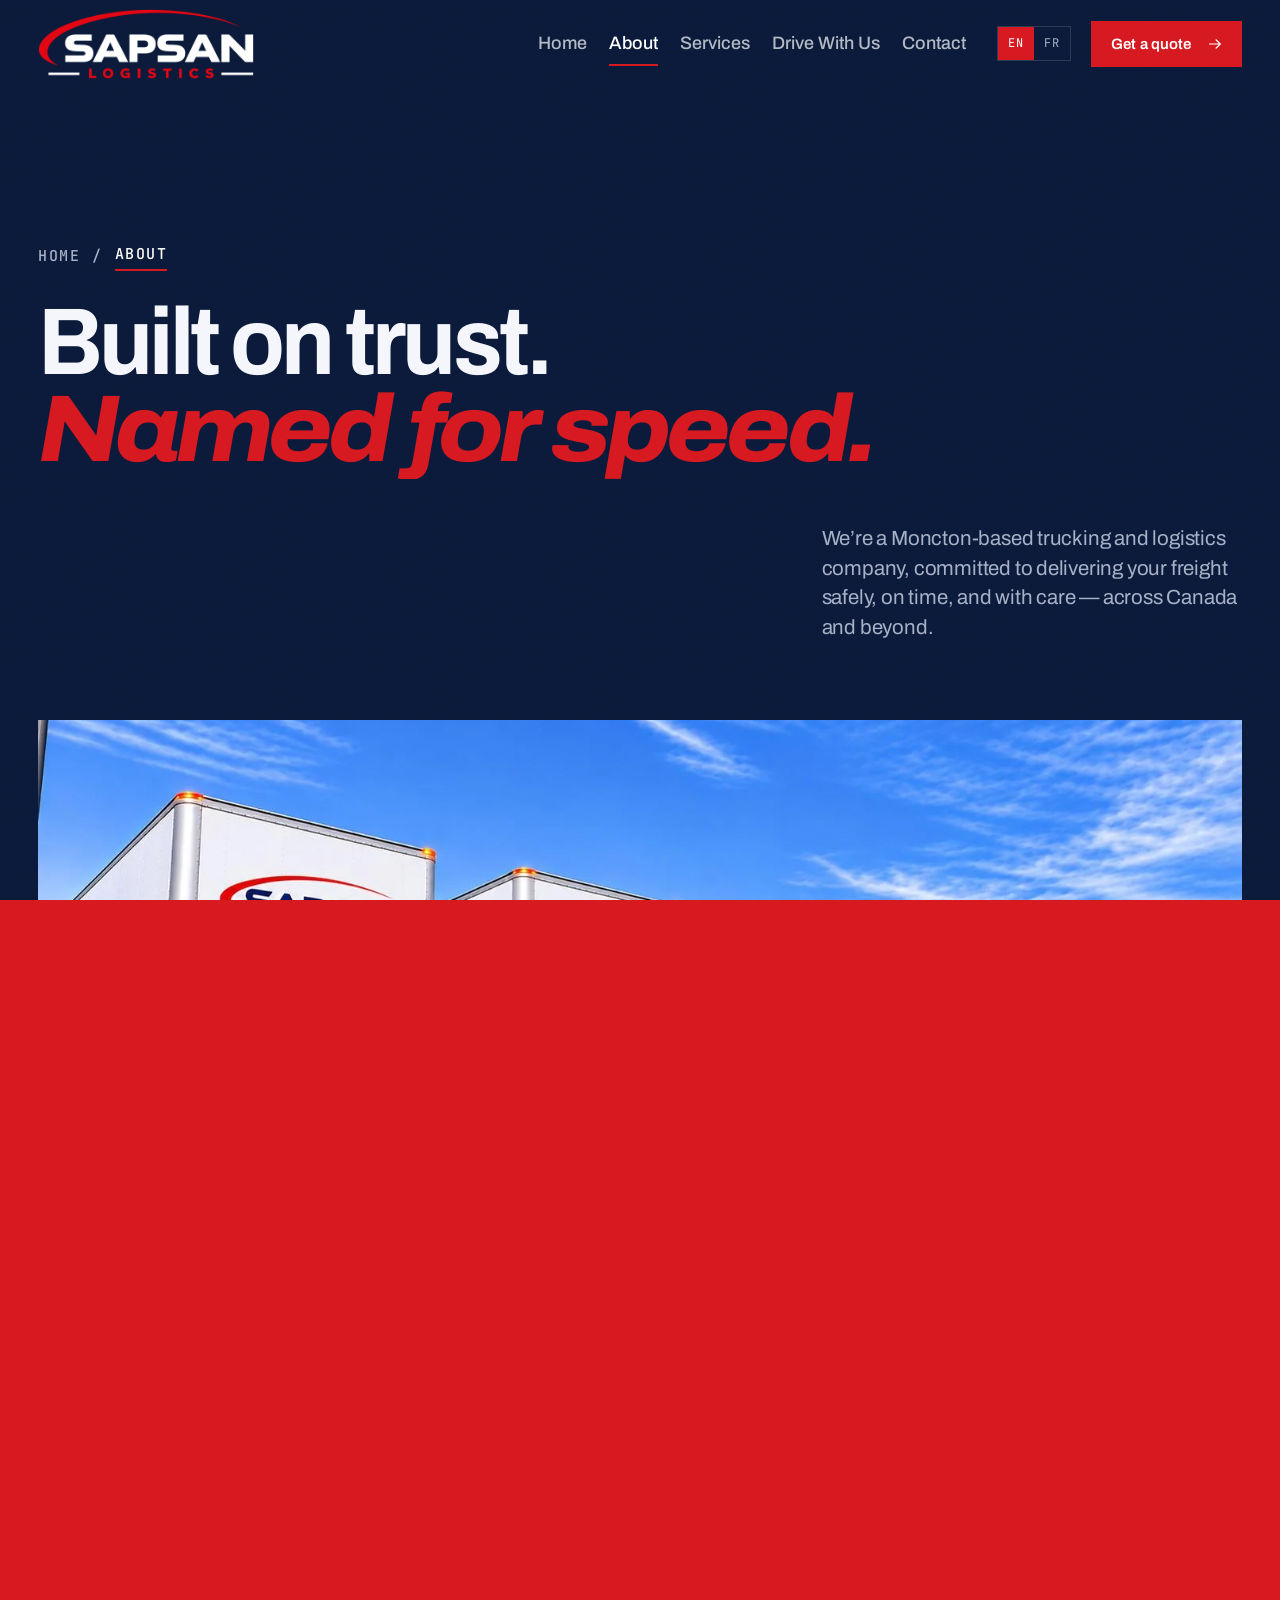
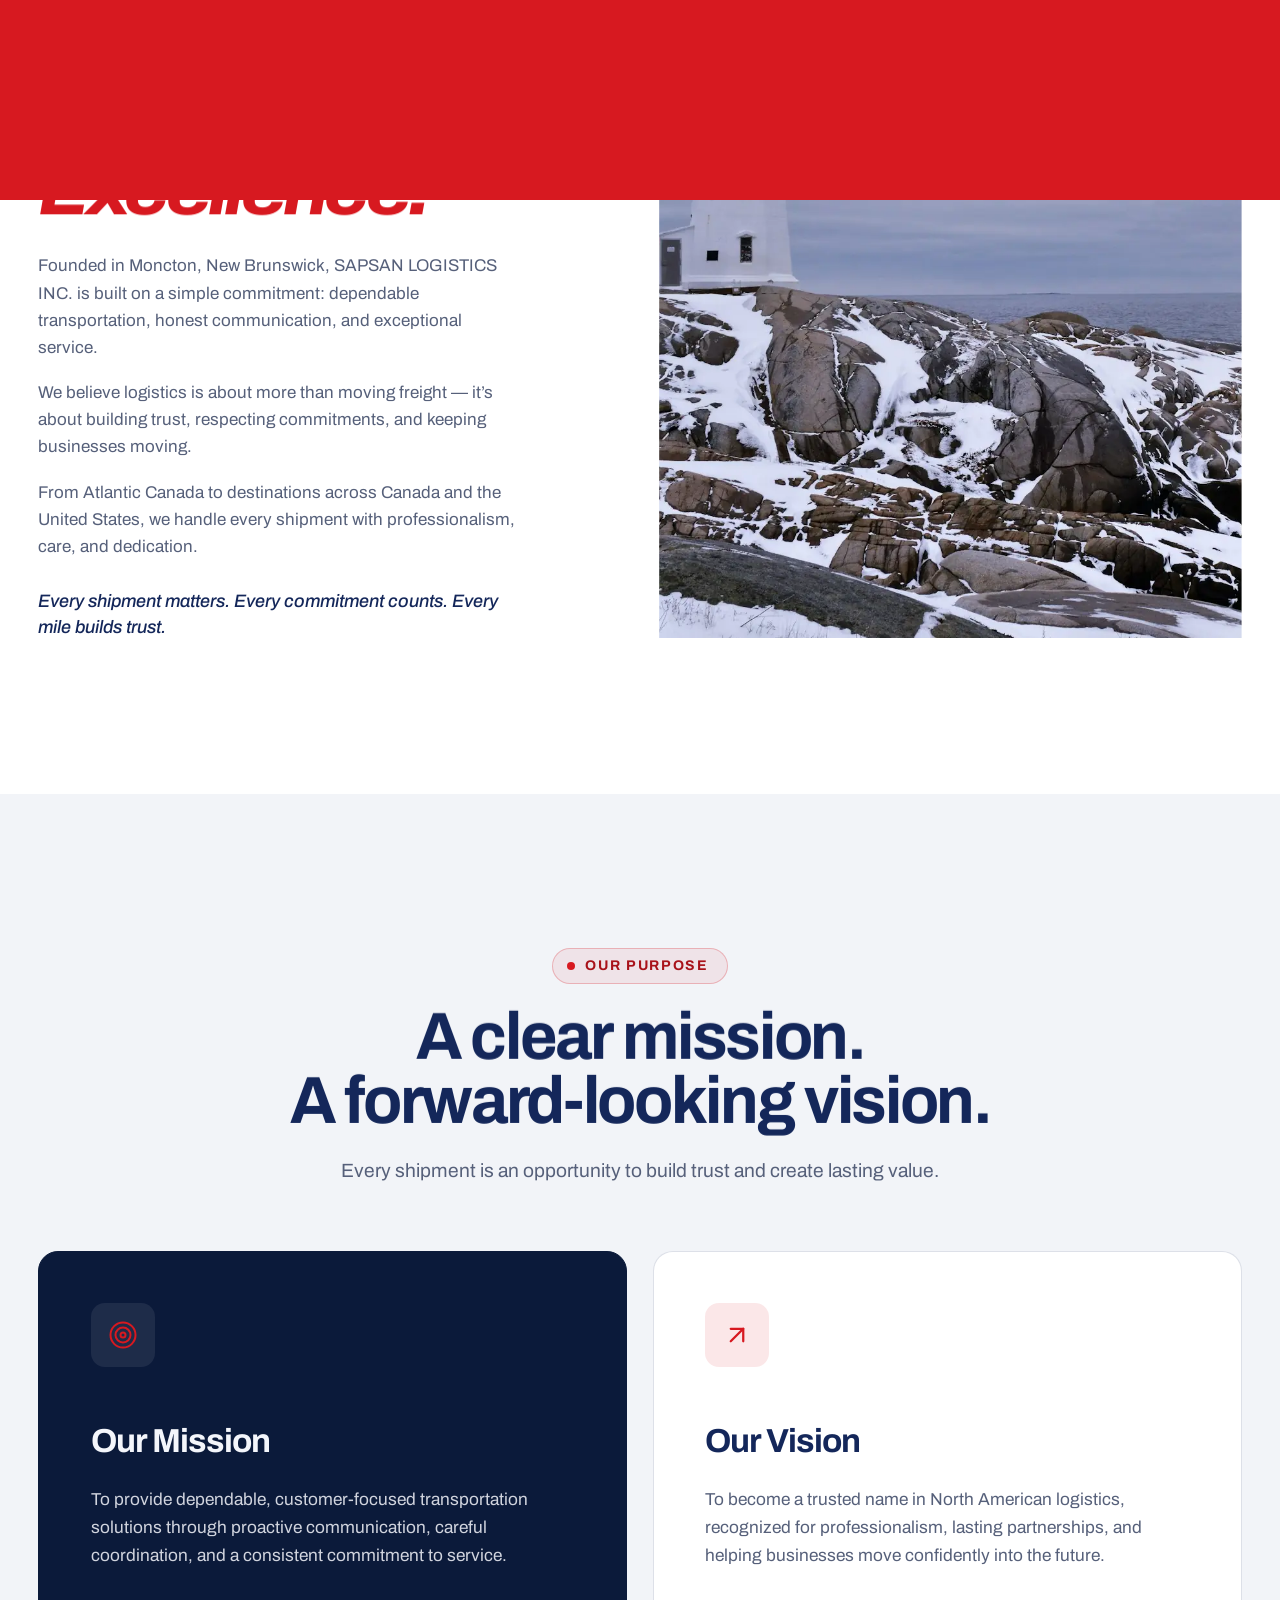
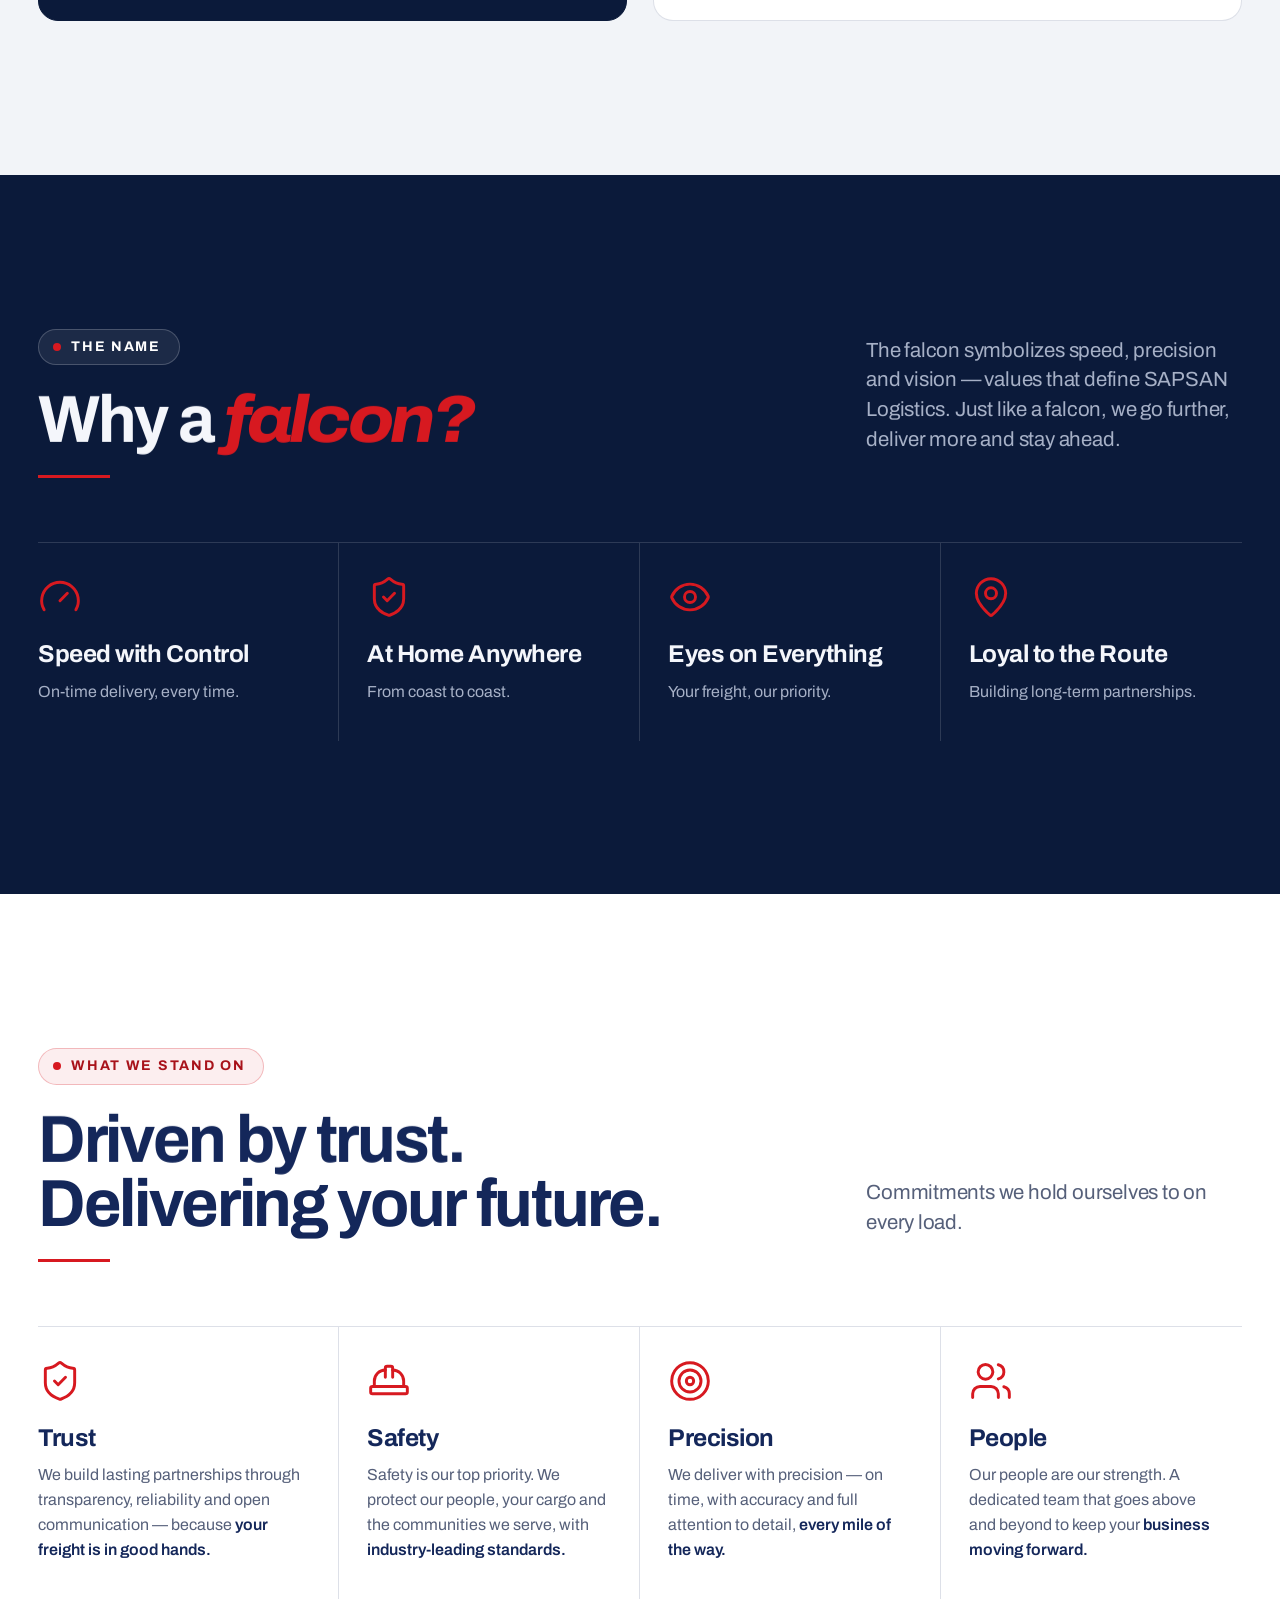
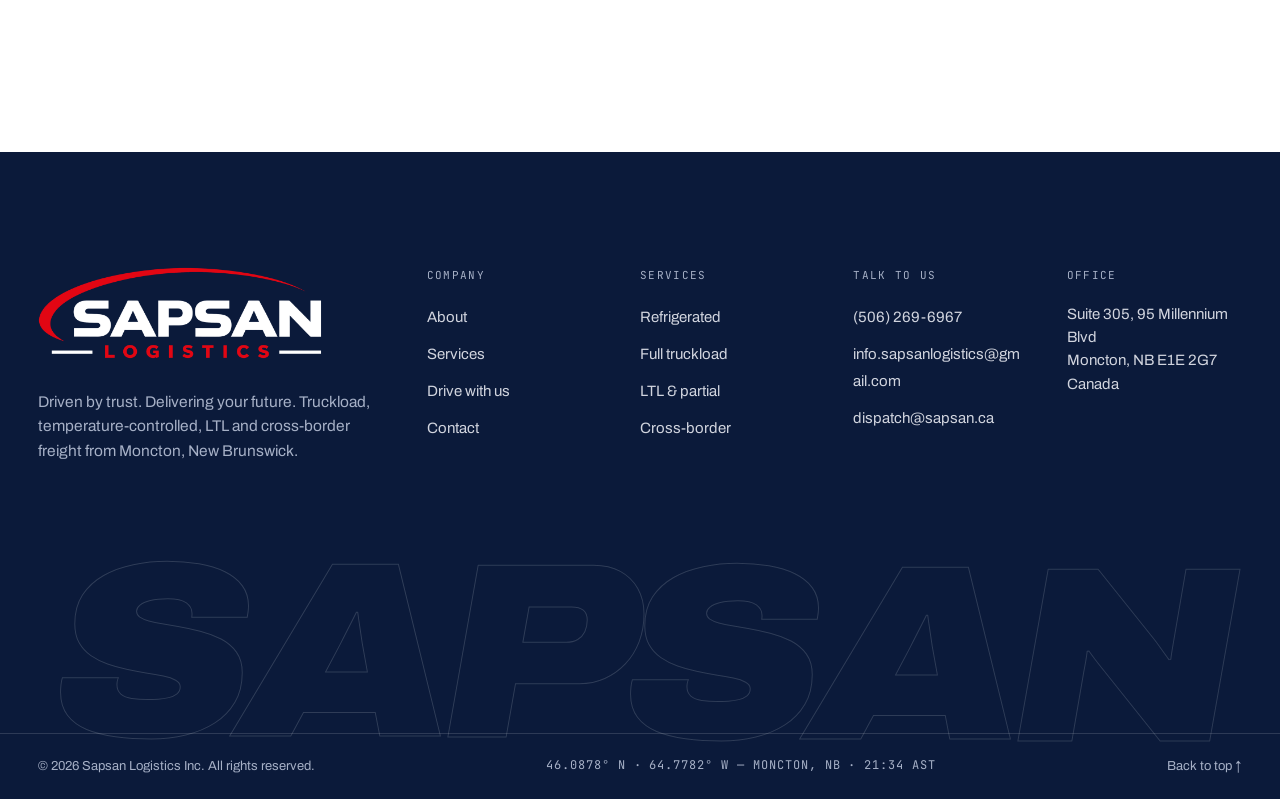
<file: about.html>
<!doctype html>
<html lang="en-CA">
<head>
<meta charset="utf-8">
<meta name="viewport" content="width=device-width, initial-scale=1">
<title>About — Sapsan Logistics Inc | Moncton, New Brunswick</title>
<meta name="description" content="Sapsan Logistics Inc is a Moncton-based trucking and logistics company named after the peregrine falcon. Built on trust, precision and safety, serving Canada and the USA.">
<meta name="theme-color" content="#0b1a3a">
<link rel="canonical" href="https://sapsan.ca/about.html">
<meta property="og:type" content="website">
<meta property="og:site_name" content="Sapsan Logistics Inc">
<meta property="og:title" content="About — Sapsan Logistics Inc | Moncton, New Brunswick">
<meta property="og:description" content="Sapsan Logistics Inc is a Moncton-based trucking and logistics company named after the peregrine falcon. Built on trust, precision and safety, serving Canada and the USA.">
<meta property="og:image" content="assets/img/og-image.jpg">
<meta name="twitter:card" content="summary_large_image">
<link rel="icon" href="assets/img/favicon.png" type="image/png">
<link rel="apple-touch-icon" href="assets/img/apple-touch-icon.png">
<link rel="preload" href="assets/fonts/archivo-latin-wdth-normal.woff2" as="font" type="font/woff2" crossorigin>
<link rel="stylesheet" href="assets/css/style.css">
<script>(function(d){var h=d.documentElement;h.classList.add('js');try{if(sessionStorage.getItem('sapsan-loaded'))h.classList.add('no-loader');if(sessionStorage.getItem('sapsan-tx')){h.classList.add('from-transition','no-loader');sessionStorage.removeItem('sapsan-tx')}}catch(e){}try{if(localStorage.getItem('sapsan-lang')==='fr'){h.lang='fr-CA';h.classList.add('i18n-pending');setTimeout(function(){h.classList.remove('i18n-pending')},2500)}}catch(e){}})(document)</script>
</head>
<body>
<a class="skip" href="#main">Skip to content</a>
<div class="curtain" aria-hidden="true"></div>
<header class="header">
  <div class="wrap header__in">
    <a class="brand" href="index.html" aria-label="Sapsan Logistics Inc — home">
      <img class="brand__logo" src="assets/img/logo-light.png" alt="" width="1000" height="324">
    </a>
    <nav class="nav" aria-label="Primary"><a href="index.html">Home</a><a href="about.html" aria-current="page">About</a><a href="services.html">Services</a><a href="careers.html">Drive With Us</a><a href="contact.html">Contact</a></nav>
    <div class="header__cta">
      <div class="lang" role="group" aria-label="Language"><button type="button" data-lang="en" aria-pressed="true">EN</button><button type="button" data-lang="fr" aria-pressed="false">FR</button></div>
      <a class="header__phone" href="tel:+15062696967"><span class="live-dot" aria-hidden="true"></span>(506) 269-6967</a>
      <a class="btn" href="contact.html#quote" data-magnetic>Get a quote <svg class="arr" viewBox="0 0 24 24" fill="none" stroke="currentColor" stroke-width="1.6" aria-hidden="true"><path d="M4 12h15M13 6l6 6-6 6"/></svg></a>
    </div>
    <button class="burger" aria-label="Menu" aria-expanded="false" aria-controls="mmenu"><span></span><span></span></button>
  </div>
</header>
<div class="mmenu" id="mmenu" aria-hidden="true">
  <nav aria-label="Mobile"><a href="index.html">Home</a><a href="about.html">About</a><a href="services.html">Services</a><a href="careers.html">Drive With Us</a><a href="contact.html">Contact</a></nav>
  <div class="mmenu__foot">
    <span class="mono">Dispatch · 24/7</span>
    <div class="lang" role="group" aria-label="Language"><button type="button" data-lang="en" aria-pressed="true">EN</button><button type="button" data-lang="fr" aria-pressed="false">FR</button></div>
    <a href="tel:+15062696967">(506) 269-6967</a>
    <a href="mailto:dispatch@sapsan.ca">dispatch@sapsan.ca</a>
  </div>
</div>
<main id="main">
<section class="phero">
  <div class="wrap">
    <div class="phero__crumb mono" data-hero-fade><a href="index.html">Home</a><span class="muted">/</span><span>About</span></div>
    <h1 class="h1 balance" data-split>Built on trust.<br><em>Named for speed.</em></h1>
    <div class="phero__grid">
      <div></div>
      <p class="lead muted" data-hero-fade>We’re a Moncton-based trucking and logistics company, committed to delivering your freight safely, on time, and with care — across Canada and beyond.</p>
    </div>
  </div>
  <figure class="wrap"><div class="phero__media" data-clip><img src="assets/img/sapsan-fleet.webp" alt="A row of white Sapsan Logistics trailers under a blue sky" data-parallax="10" fetchpriority="high"><figcaption class="mono">The Sapsan fleet — Canada ⇄ USA</figcaption></div></figure>
</section>


<section class="section light">
  <div class="wrap split split--rev">
    <div class="split__media" data-clip><img src="assets/img/lighthouse.webp" alt="Snow-covered rocks and a lighthouse on the Atlantic coast" loading="lazy" data-parallax="10" style="object-position:8% 50%"><span class="tag mono">Atlantic Canada</span></div>
    <div class="split__body">
      <span class="eyebrow">Our story</span>
      <h2 class="h2" data-split>Rooted in Atlantic Canada.<br><em>Driven by Excellence.</em></h2>
      <p data-reveal>Founded in Moncton, New Brunswick, SAPSAN LOGISTICS INC. is built on a simple commitment: dependable transportation, honest communication, and exceptional service.</p>
      <p data-reveal>We believe logistics is about more than moving freight — it’s about building trust, respecting commitments, and keeping businesses moving.</p>
      <p data-reveal>From Atlantic Canada to destinations across Canada and the United States, we handle every shipment with professionalism, care, and dedication.</p>
      <p class="story__close" data-reveal>Every shipment matters. Every commitment counts. Every mile builds trust.</p>
    </div>
  </div>
</section>

<section class="section light light--tint" aria-labelledby="purpose-title">
  <div class="wrap">
    <div class="purpose__head">
      <span class="eyebrow">Our purpose</span>
      <h2 class="h2" id="purpose-title" data-split>A clear mission.<br>A forward-looking vision.</h2>
      <p data-reveal>Every shipment is an opportunity to build trust and create lasting value.</p>
    </div>
    <div class="purpose__grid">
      <div class="pcard pcard--navy" data-reveal>
        <div class="pcard__ic"><svg viewBox="0 0 24 24" fill="none" stroke="currentColor" stroke-width="1.6" stroke-linecap="round" stroke-linejoin="round" aria-hidden="true"><circle cx="12" cy="12" r="10"/><circle cx="12" cy="12" r="6"/><circle cx="12" cy="12" r="2"/></svg></div>
        <h3>Our Mission</h3>
        <p>To provide dependable, customer-focused transportation solutions through proactive communication, careful coordination, and a consistent commitment to service.</p>
      </div>
      <div class="pcard" data-reveal>
        <div class="pcard__ic"><svg viewBox="0 0 24 24" fill="none" stroke="currentColor" stroke-width="1.8" stroke-linecap="round" stroke-linejoin="round" aria-hidden="true"><path d="M7 7h10v10"/><path d="M7 17 17 7"/></svg></div>
        <h3>Our Vision</h3>
        <p>To become a trusted name in North American logistics, recognized for professionalism, lasting partnerships, and helping businesses move confidently into the future.</p>
      </div>
    </div>
  </div>
</section>

<section class="section" aria-labelledby="name-title">
  <div class="wrap">
    <div class="shead" style="margin-bottom:0">
      <div class="shead__l"><span class="eyebrow">The name</span><h2 class="h2" id="name-title" data-split>Why a <em>falcon?</em></h2><span class="rule" aria-hidden="true"></span></div>
      <div class="shead__r" data-reveal><p class="lead">The falcon symbolizes speed, precision and vision — values that define SAPSAN Logistics. Just like a falcon, we go further, deliver more and stay ahead.</p></div>
    </div>
    <div class="ipoints ipoints--4">
      <div class="ipoint" data-reveal><svg class="ipoint__ic" viewBox="0 0 24 24" fill="none" stroke="currentColor" stroke-width="1.6" stroke-linecap="round" stroke-linejoin="round" aria-hidden="true"><path d="m12 14 4-4"/><path d="M3.34 19a10 10 0 1 1 17.32 0"/></svg><h3>Speed with Control</h3><p>On-time delivery, every time.</p></div>
      <div class="ipoint" data-reveal><svg class="ipoint__ic" viewBox="0 0 24 24" fill="none" stroke="currentColor" stroke-width="1.6" stroke-linecap="round" stroke-linejoin="round" aria-hidden="true"><path d="M20 13c0 5-3.5 7.5-7.66 8.95a1 1 0 0 1-.67-.01C7.5 20.5 4 18 4 13V6a1 1 0 0 1 1-1c2 0 4.5-1.2 6.24-2.72a1.17 1.17 0 0 1 1.52 0C14.51 3.81 17 5 19 5a1 1 0 0 1 1 1z"/><path d="m9 12 2 2 4-4"/></svg><h3>At Home Anywhere</h3><p>From coast to coast.</p></div>
      <div class="ipoint" data-reveal><svg class="ipoint__ic" viewBox="0 0 24 24" fill="none" stroke="currentColor" stroke-width="1.6" stroke-linecap="round" stroke-linejoin="round" aria-hidden="true"><path d="M2.06 12.35a1 1 0 0 1 0-.7 10.75 10.75 0 0 1 19.88 0 1 1 0 0 1 0 .7 10.75 10.75 0 0 1-19.88 0"/><circle cx="12" cy="12" r="3"/></svg><h3>Eyes on Everything</h3><p>Your freight, our priority.</p></div>
      <div class="ipoint" data-reveal><svg class="ipoint__ic" viewBox="0 0 24 24" fill="none" stroke="currentColor" stroke-width="1.6" stroke-linecap="round" stroke-linejoin="round" aria-hidden="true"><path d="M20 10c0 5-5.54 10.19-7.4 11.8a1 1 0 0 1-1.2 0C9.54 20.19 4 15 4 10a8 8 0 0 1 16 0"/><circle cx="12" cy="10" r="3"/></svg><h3>Loyal to the Route</h3><p>Building long-term partnerships.</p></div>
    </div>
  </div>
</section>

<section class="section light" aria-labelledby="values-title">
  <div class="wrap">
    <div class="shead" style="margin-bottom:0">
      <div class="shead__l"><span class="eyebrow">What we stand on</span><h2 class="h2" id="values-title" data-split>Driven by trust.<br>Delivering your future.</h2><span class="rule" aria-hidden="true"></span></div>
      <div class="shead__r" data-reveal><p class="lead">Commitments we hold ourselves to on every load.</p></div>
    </div>
    <div class="ipoints ipoints--4">
      <div class="ipoint" data-reveal><svg class="ipoint__ic" viewBox="0 0 24 24" fill="none" stroke="currentColor" stroke-width="1.6" stroke-linecap="round" stroke-linejoin="round" aria-hidden="true"><path d="M20 13c0 5-3.5 7.5-7.66 8.95a1 1 0 0 1-.67-.01C7.5 20.5 4 18 4 13V6a1 1 0 0 1 1-1c2 0 4.5-1.2 6.24-2.72a1.17 1.17 0 0 1 1.52 0C14.51 3.81 17 5 19 5a1 1 0 0 1 1 1z"/><path d="m9 12 2 2 4-4"/></svg><h3>Trust</h3><p>We build lasting partnerships through transparency, reliability and open communication — because <strong>your freight is in good hands.</strong></p></div>
      <div class="ipoint" data-reveal><svg class="ipoint__ic" viewBox="0 0 24 24" fill="none" stroke="currentColor" stroke-width="1.6" stroke-linecap="round" stroke-linejoin="round" aria-hidden="true"><path d="M10 10V5a1 1 0 0 1 1-1h2a1 1 0 0 1 1 1v5"/><path d="M14 6a6 6 0 0 1 6 6v3"/><path d="M4 15v-3a6 6 0 0 1 6-6"/><rect x="2" y="15" width="20" height="4" rx="1"/></svg><h3>Safety</h3><p>Safety is our top priority. We protect our people, your cargo and the communities we serve, with <strong>industry-leading standards.</strong></p></div>
      <div class="ipoint" data-reveal><svg class="ipoint__ic" viewBox="0 0 24 24" fill="none" stroke="currentColor" stroke-width="1.6" stroke-linecap="round" stroke-linejoin="round" aria-hidden="true"><circle cx="12" cy="12" r="10"/><circle cx="12" cy="12" r="6"/><circle cx="12" cy="12" r="2"/></svg><h3>Precision</h3><p>We deliver with precision — on time, with accuracy and full attention to detail, <strong>every mile of the way.</strong></p></div>
      <div class="ipoint" data-reveal><svg class="ipoint__ic" viewBox="0 0 24 24" fill="none" stroke="currentColor" stroke-width="1.6" stroke-linecap="round" stroke-linejoin="round" aria-hidden="true"><path d="M16 21v-2a4 4 0 0 0-4-4H6a4 4 0 0 0-4 4v2"/><circle cx="9" cy="7" r="4"/><path d="M22 21v-2a4 4 0 0 0-3-3.87"/><path d="M16 3.13a4 4 0 0 1 0 7.75"/></svg><h3>People</h3><p>Our people are our strength. A dedicated team that goes above and beyond to keep your <strong>business moving forward.</strong></p></div>
    </div>
  </div>
</section>

</main>
<footer class="footer">
  <div class="wrap">
    <div class="footer__grid">
      <div class="footer__lead">
        <a class="brand" href="index.html" aria-label="Sapsan Logistics Inc — home">
          <img class="brand__logo" src="assets/img/logo-light.png" alt="" width="1000" height="324">
        </a>
        <p>Driven by trust. Delivering your future. Truckload, temperature-controlled, LTL and cross-border freight from Moncton, New Brunswick.</p>
      </div>
      <div>
        <h4>Company</h4>
        <ul><li><a href="about.html">About</a></li><li><a href="services.html">Services</a></li><li><a href="careers.html">Drive with us</a></li><li><a href="contact.html">Contact</a></li></ul>
      </div>
      <div>
        <h4>Services</h4>
        <ul><li><a href="services.html#reefer">Refrigerated</a></li><li><a href="services.html#truckload">Full truckload</a></li><li><a href="services.html#ltl">LTL &amp; partial</a></li><li><a href="services.html#cross-border">Cross-border</a></li></ul>
      </div>
      <div>
        <h4>Talk to us</h4>
        <ul><li><a href="tel:+15062696967">(506) 269-6967</a></li><li><a href="mailto:info.sapsanlogistics@gmail.com">info.sapsanlogistics@gmail.com</a></li><li><a href="mailto:dispatch@sapsan.ca">dispatch@sapsan.ca</a></li></ul>
      </div>
      <div>
        <h4>Office</h4>
        <address>Suite 305, 95 Millennium Blvd<br>Moncton, NB E1E 2G7<br>Canada</address>
      </div>
    </div>
  </div>
  <div class="footer__word" aria-hidden="true">SAPSAN</div>
  <div class="wrap footer__bottom">
    <span>© <span data-year>2026</span> Sapsan Logistics Inc. All rights reserved.</span>
    <span class="mono">46.0878° N · 64.7782° W — Moncton, NB · <span data-clock>--:--</span></span>
    <a href="#main">Back to top ↑</a>
  </div>
</footer>
<script src="assets/js/gsap.min.js" defer></script>
<script src="assets/js/ScrollTrigger.min.js" defer></script>
<script src="assets/js/lenis.min.js" defer></script>
<script src="assets/js/i18n-fr.js" defer></script>
<script src="assets/js/main.js" defer></script>
</body>
</html>
</file>
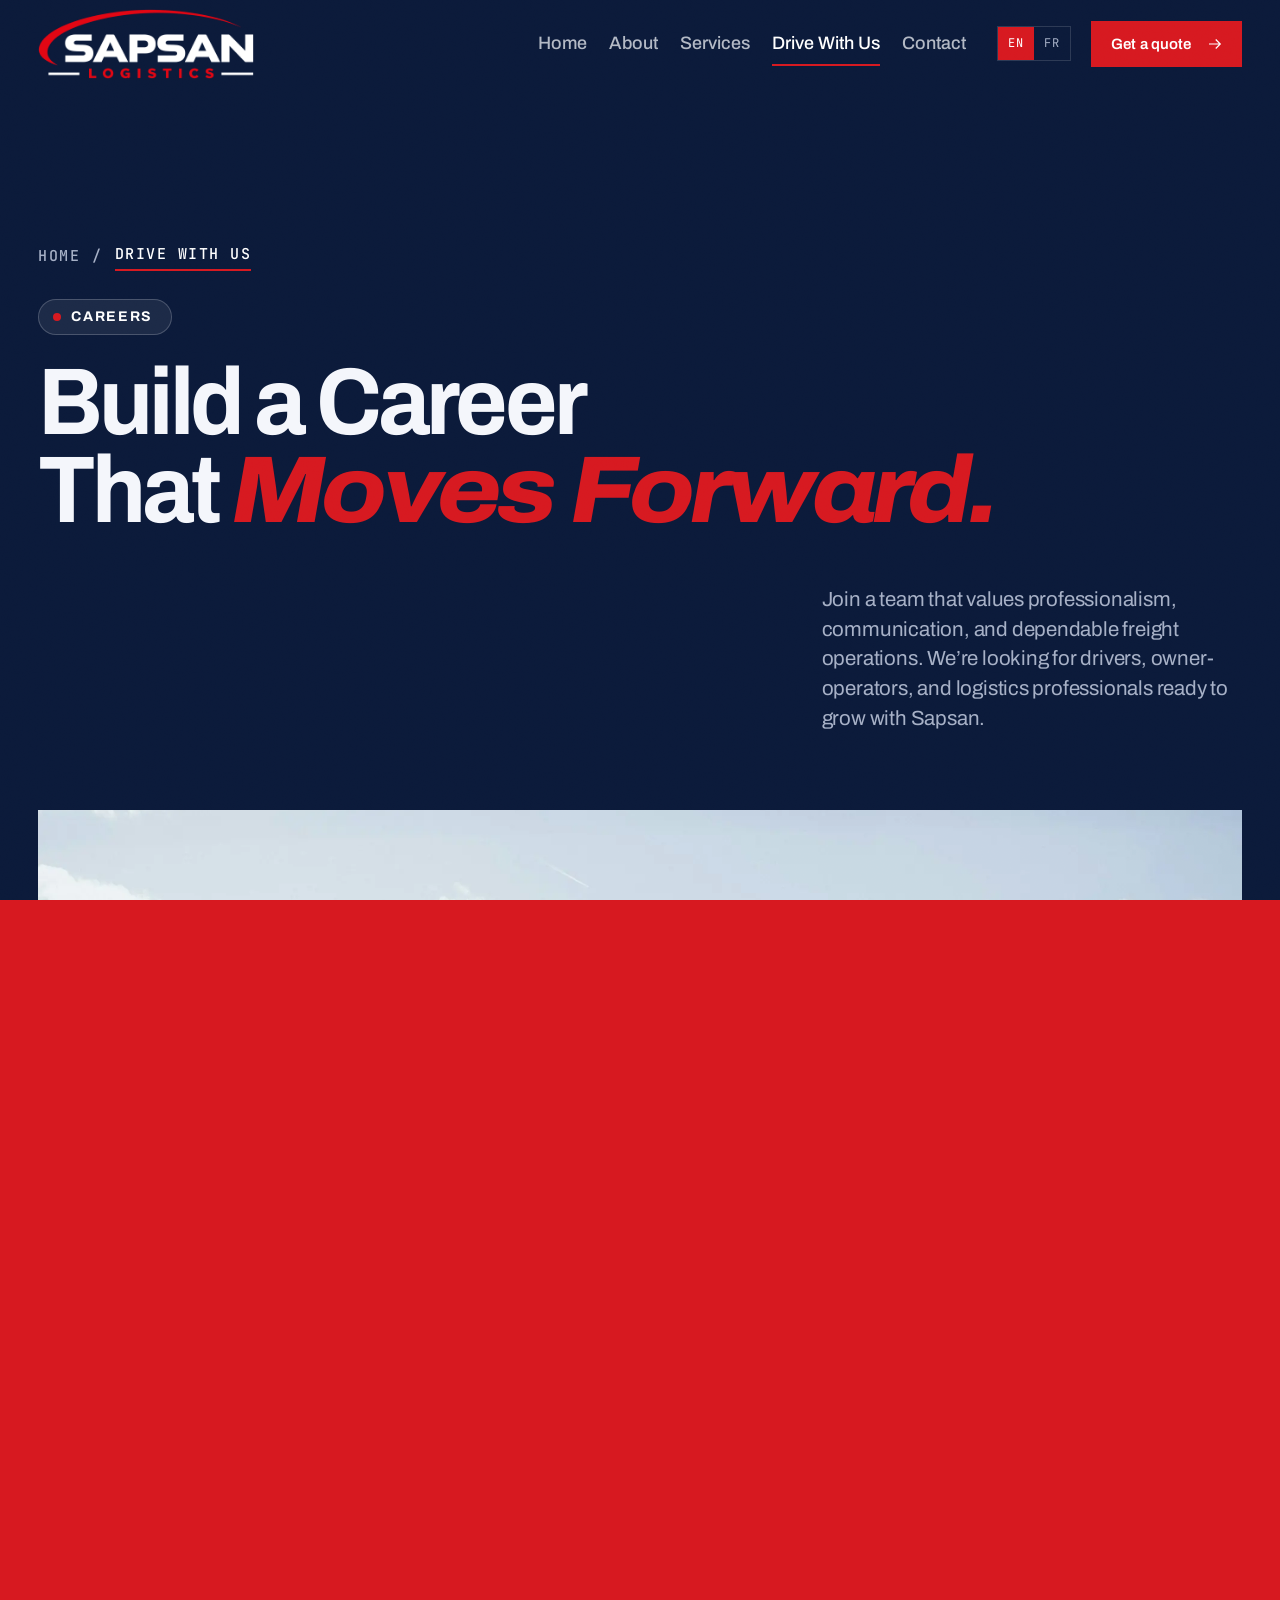
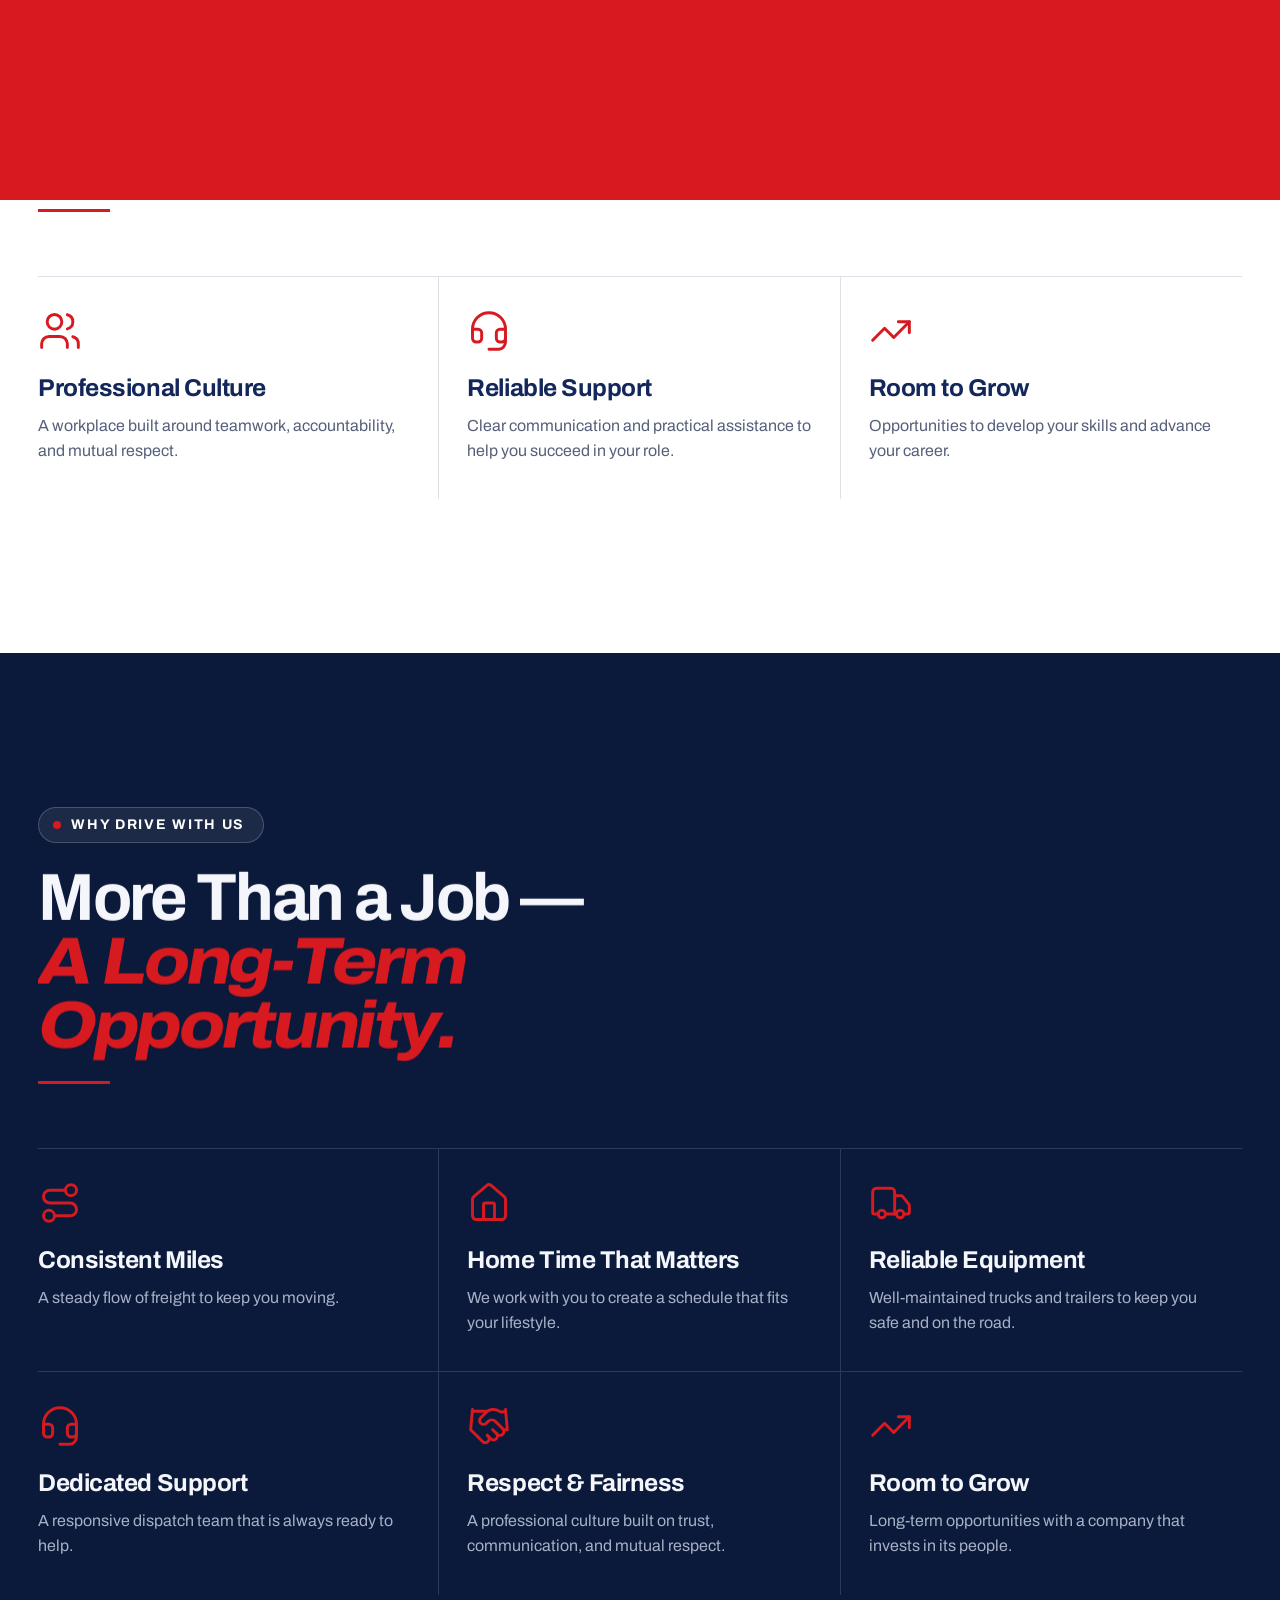
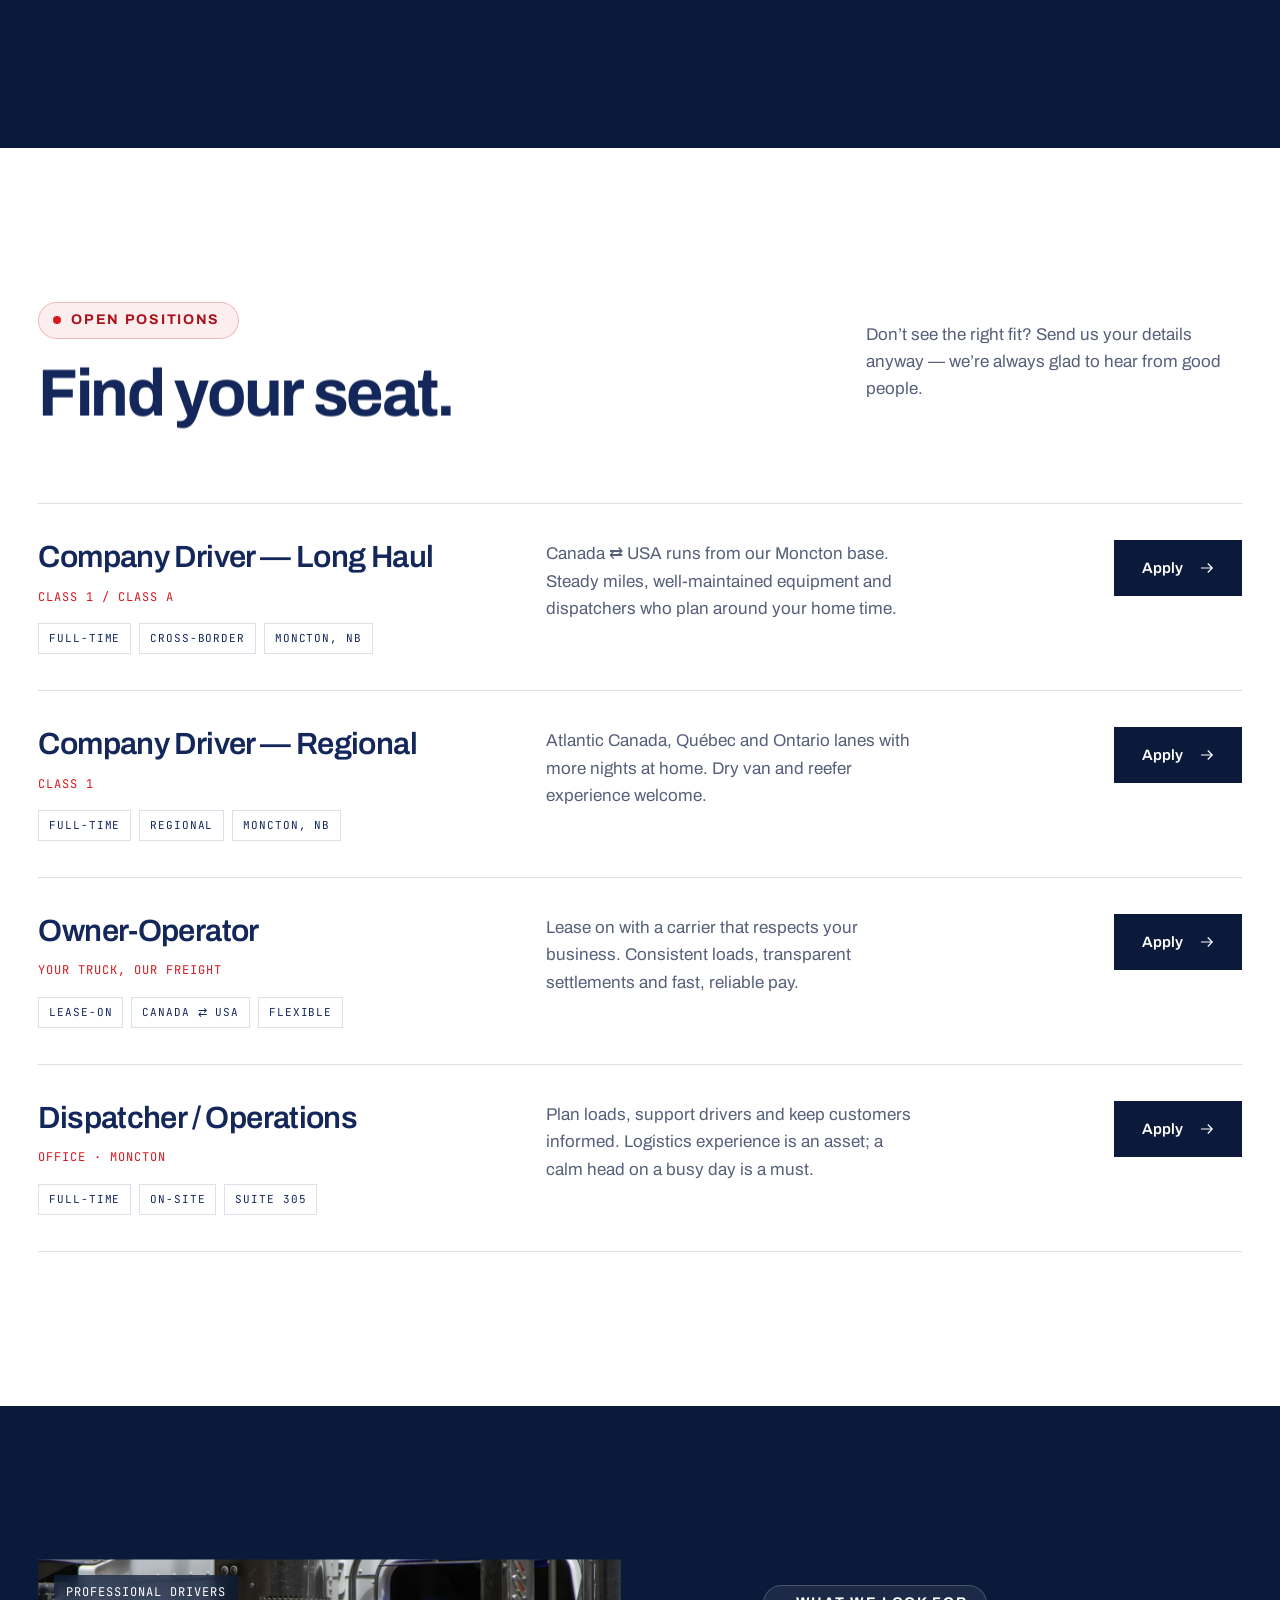
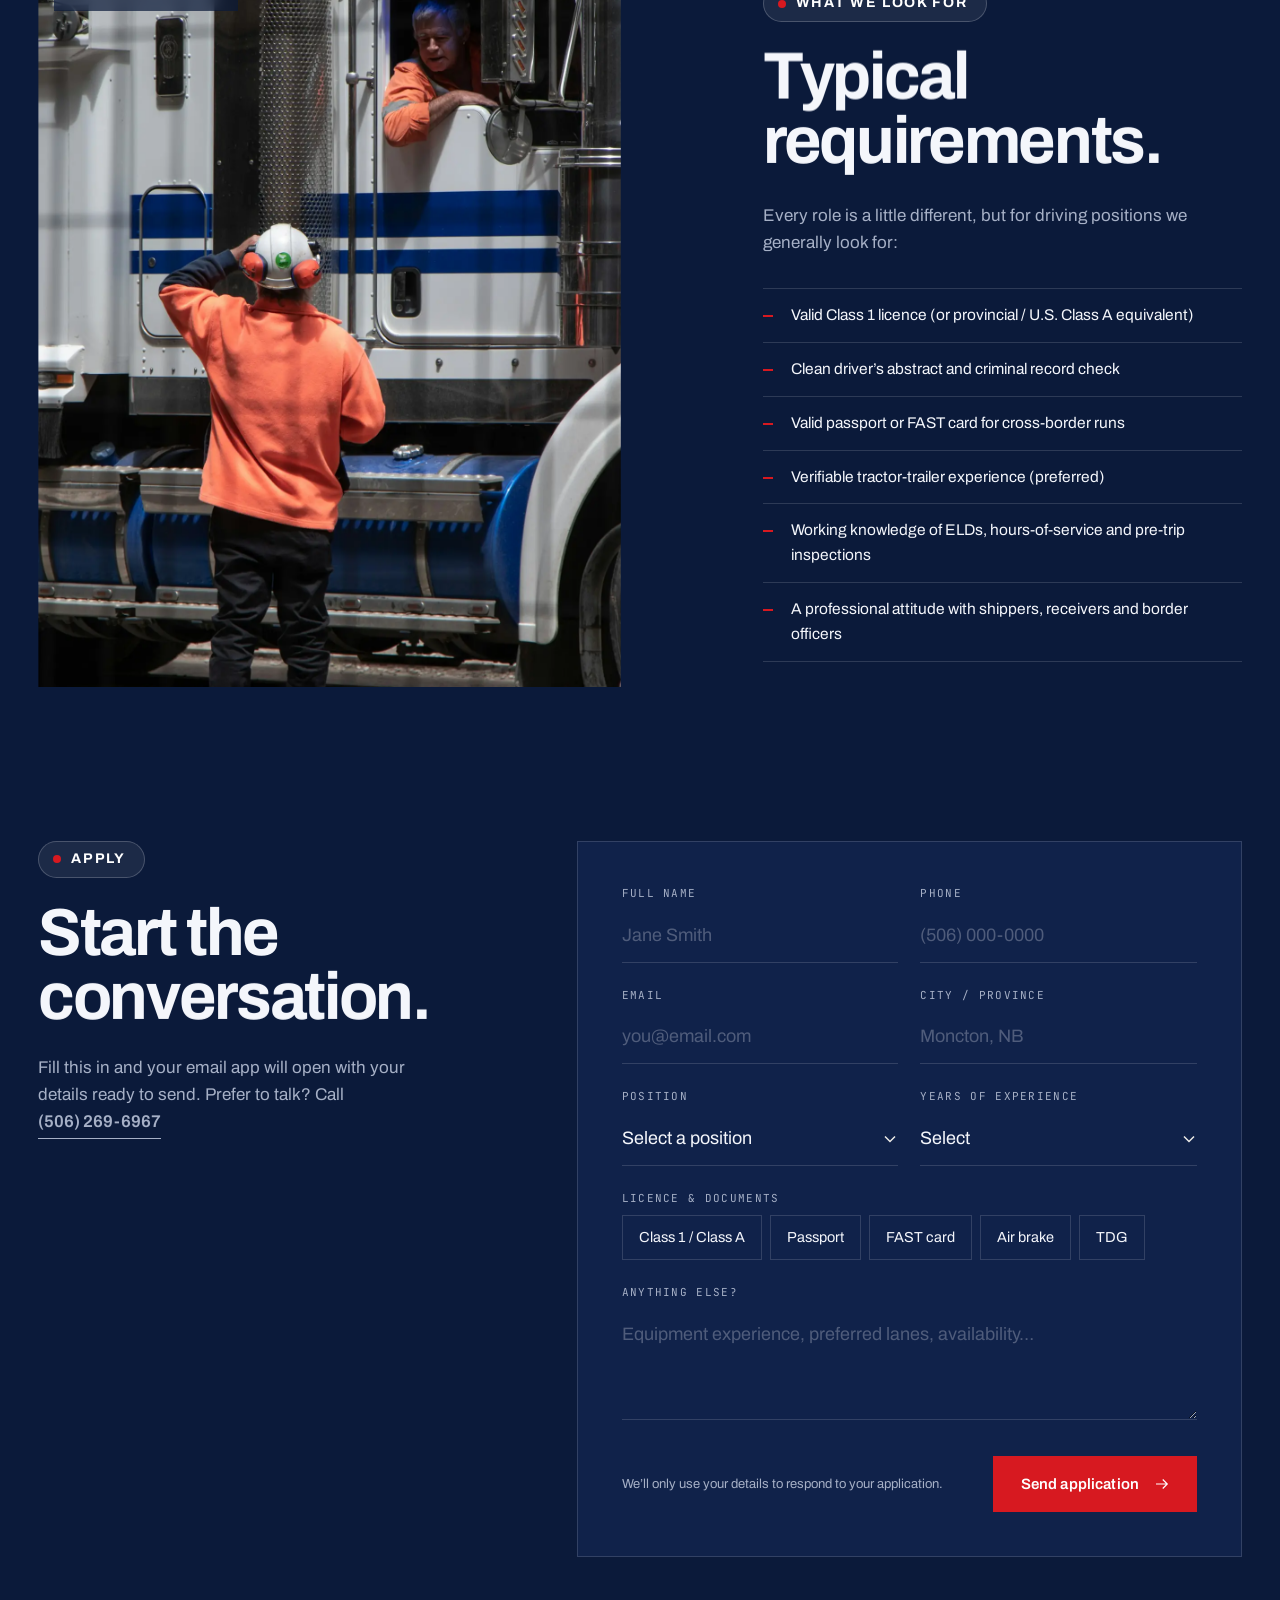
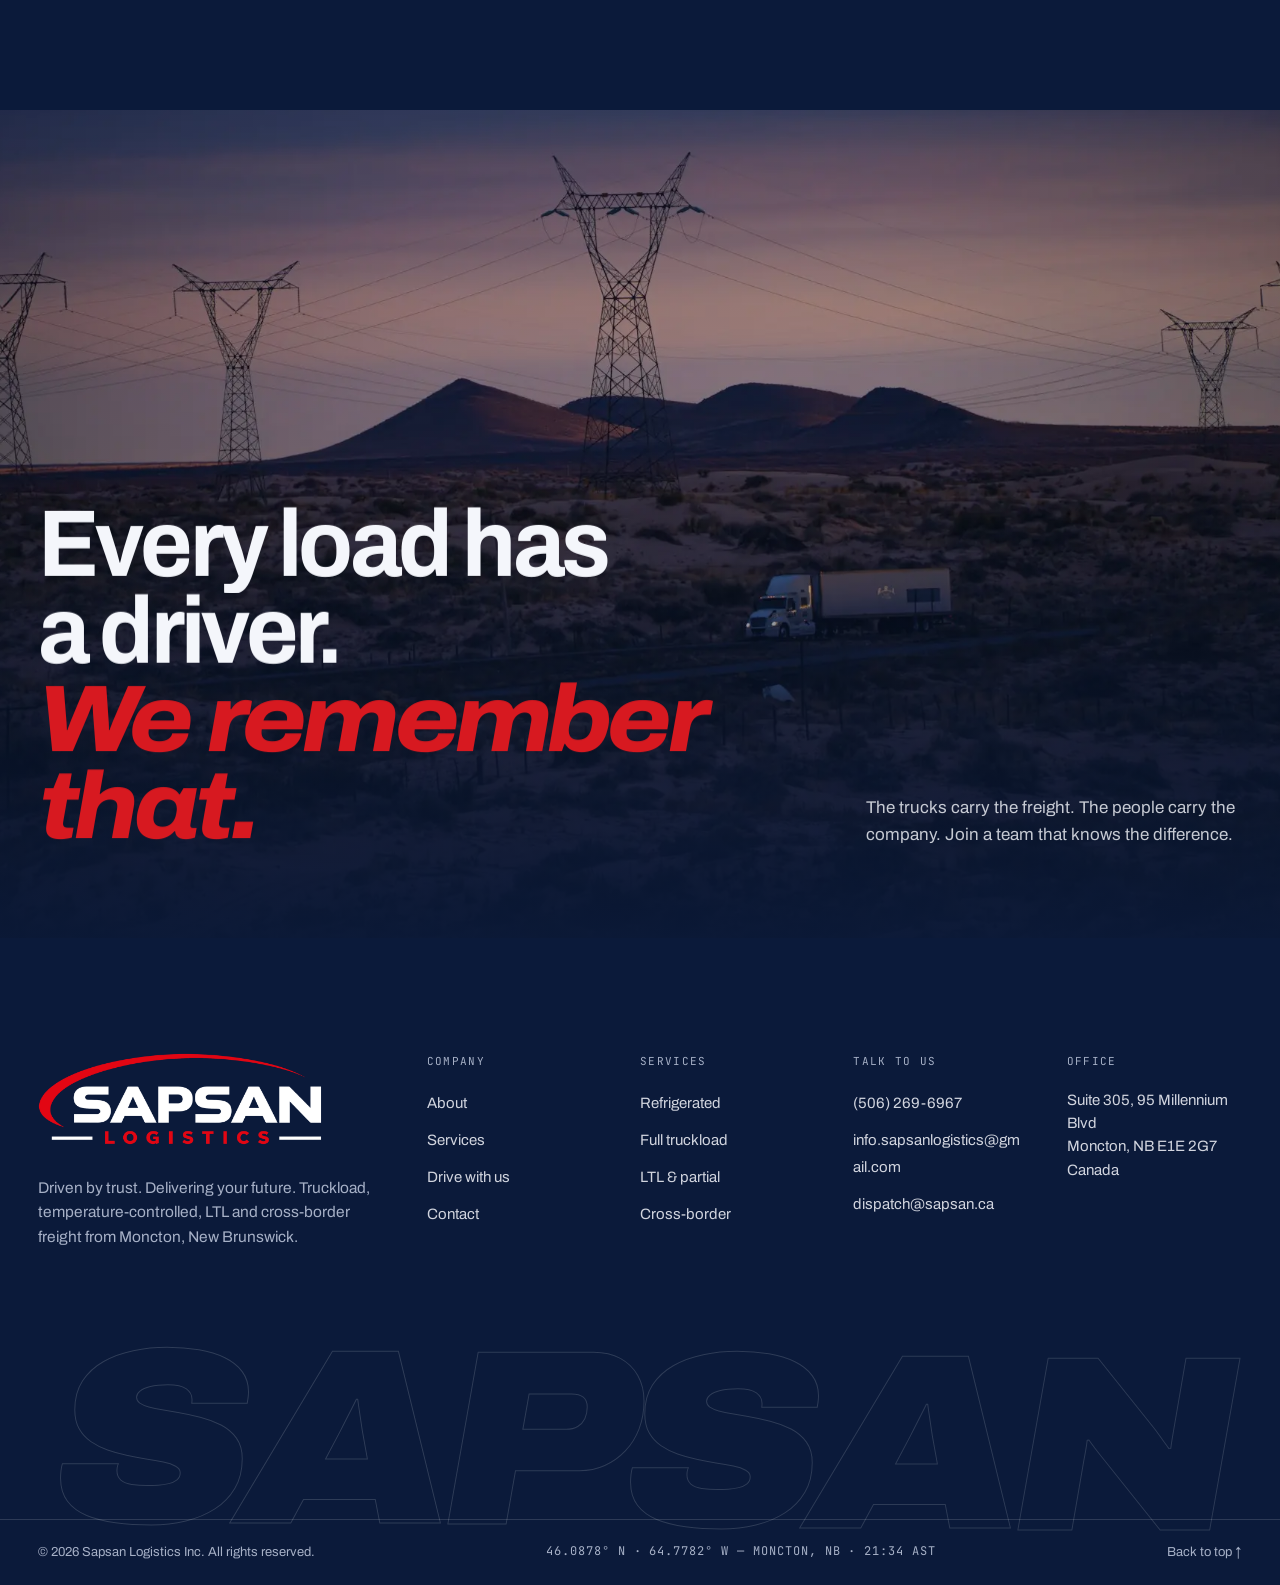
<file: careers.html>
<!doctype html>
<html lang="en-CA">
<head>
<meta charset="utf-8">
<meta name="viewport" content="width=device-width, initial-scale=1">
<title>Drive With Us — Truck Driver & Owner-Operator Jobs | Sapsan Logistics Inc</title>
<meta name="description" content="Truck driving and owner-operator opportunities with Sapsan Logistics Inc in Moncton, New Brunswick. Long-haul, regional and cross-border Canada–USA lanes.">
<meta name="theme-color" content="#0b1a3a">
<link rel="canonical" href="https://sapsan.ca/careers.html">
<meta property="og:type" content="website">
<meta property="og:site_name" content="Sapsan Logistics Inc">
<meta property="og:title" content="Drive With Us — Truck Driver & Owner-Operator Jobs | Sapsan Logistics Inc">
<meta property="og:description" content="Truck driving and owner-operator opportunities with Sapsan Logistics Inc in Moncton, New Brunswick. Long-haul, regional and cross-border Canada–USA lanes.">
<meta property="og:image" content="assets/img/og-image.jpg">
<meta name="twitter:card" content="summary_large_image">
<link rel="icon" href="assets/img/favicon.png" type="image/png">
<link rel="apple-touch-icon" href="assets/img/apple-touch-icon.png">
<link rel="preload" href="assets/fonts/archivo-latin-wdth-normal.woff2" as="font" type="font/woff2" crossorigin>
<link rel="stylesheet" href="assets/css/style.css">
<script>(function(d){var h=d.documentElement;h.classList.add('js');try{if(sessionStorage.getItem('sapsan-loaded'))h.classList.add('no-loader');if(sessionStorage.getItem('sapsan-tx')){h.classList.add('from-transition','no-loader');sessionStorage.removeItem('sapsan-tx')}}catch(e){}try{if(localStorage.getItem('sapsan-lang')==='fr'){h.lang='fr-CA';h.classList.add('i18n-pending');setTimeout(function(){h.classList.remove('i18n-pending')},2500)}}catch(e){}})(document)</script>
</head>
<body>
<a class="skip" href="#main">Skip to content</a>
<div class="curtain" aria-hidden="true"></div>
<header class="header">
  <div class="wrap header__in">
    <a class="brand" href="index.html" aria-label="Sapsan Logistics Inc — home">
      <img class="brand__logo" src="assets/img/logo-light.png" alt="" width="1000" height="324">
    </a>
    <nav class="nav" aria-label="Primary"><a href="index.html">Home</a><a href="about.html">About</a><a href="services.html">Services</a><a href="careers.html" aria-current="page">Drive With Us</a><a href="contact.html">Contact</a></nav>
    <div class="header__cta">
      <div class="lang" role="group" aria-label="Language"><button type="button" data-lang="en" aria-pressed="true">EN</button><button type="button" data-lang="fr" aria-pressed="false">FR</button></div>
      <a class="header__phone" href="tel:+15062696967"><span class="live-dot" aria-hidden="true"></span>(506) 269-6967</a>
      <a class="btn" href="contact.html#quote" data-magnetic>Get a quote <svg class="arr" viewBox="0 0 24 24" fill="none" stroke="currentColor" stroke-width="1.6" aria-hidden="true"><path d="M4 12h15M13 6l6 6-6 6"/></svg></a>
    </div>
    <button class="burger" aria-label="Menu" aria-expanded="false" aria-controls="mmenu"><span></span><span></span></button>
  </div>
</header>
<div class="mmenu" id="mmenu" aria-hidden="true">
  <nav aria-label="Mobile"><a href="index.html">Home</a><a href="about.html">About</a><a href="services.html">Services</a><a href="careers.html">Drive With Us</a><a href="contact.html">Contact</a></nav>
  <div class="mmenu__foot">
    <span class="mono">Dispatch · 24/7</span>
    <div class="lang" role="group" aria-label="Language"><button type="button" data-lang="en" aria-pressed="true">EN</button><button type="button" data-lang="fr" aria-pressed="false">FR</button></div>
    <a href="tel:+15062696967">(506) 269-6967</a>
    <a href="mailto:dispatch@sapsan.ca">dispatch@sapsan.ca</a>
  </div>
</div>
<main id="main">
<section class="phero">
  <div class="wrap">
    <div class="phero__crumb mono" data-hero-fade><a href="index.html">Home</a><span class="muted">/</span><span>Drive with us</span></div>
    <span class="eyebrow" style="margin-bottom:24px" data-hero-fade>Careers</span>
    <h1 class="h1 balance" data-split>Build a Career<br>That <em>Moves Forward.</em></h1>
    <div class="phero__grid">
      <div></div>
      <p class="lead muted" data-hero-fade>Join a team that values professionalism, communication, and dependable freight operations. We’re looking for drivers, owner-operators, and logistics professionals ready to grow with Sapsan.</p>
    </div>
  </div>
  <figure class="wrap"><div class="phero__media" data-clip><img src="assets/img/mountain-volvo.webp" alt="View from a truck cab of a blue semi on a mountain highway" data-parallax="10" fetchpriority="high"><figcaption class="mono">Professional drivers · Owner-operators · Dispatch</figcaption></div></figure>
</section>


<section class="section light" aria-labelledby="join-title">
  <div class="wrap">
    <div class="shead" style="margin-bottom:0">
      <div class="shead__l"><span class="eyebrow">Why join Sapsan</span><h2 class="h2" id="join-title" data-split>A Team That Moves<br><em>Freight Together.</em></h2><span class="rule" aria-hidden="true"></span></div>
      <div class="shead__r" data-reveal><p class="lead">At Sapsan, people matter. We value professionalism, communication, teamwork, and a work environment where your contribution is respected.</p></div>
    </div>
    <div class="ipoints ipoints--3">
      <div class="ipoint" data-reveal><svg class="ipoint__ic" viewBox="0 0 24 24" fill="none" stroke="currentColor" stroke-width="1.6" stroke-linecap="round" stroke-linejoin="round" aria-hidden="true"><path d="M16 21v-2a4 4 0 0 0-4-4H6a4 4 0 0 0-4 4v2"/><circle cx="9" cy="7" r="4"/><path d="M22 21v-2a4 4 0 0 0-3-3.87"/><path d="M16 3.13a4 4 0 0 1 0 7.75"/></svg><h3>Professional Culture</h3><p>A workplace built around teamwork, accountability, and mutual respect.</p></div>
      <div class="ipoint" data-reveal><svg class="ipoint__ic" viewBox="0 0 24 24" fill="none" stroke="currentColor" stroke-width="1.6" stroke-linecap="round" stroke-linejoin="round" aria-hidden="true"><path d="M3 11h3a2 2 0 0 1 2 2v3a2 2 0 0 1-2 2H5a2 2 0 0 1-2-2v-5Zm0 0a9 9 0 1 1 18 0m0 0v5a2 2 0 0 1-2 2h-1a2 2 0 0 1-2-2v-3a2 2 0 0 1 2-2h3Z"/><path d="M21 16v2a4 4 0 0 1-4 4h-5"/></svg><h3>Reliable Support</h3><p>Clear communication and practical assistance to help you succeed in your role.</p></div>
      <div class="ipoint" data-reveal><svg class="ipoint__ic" viewBox="0 0 24 24" fill="none" stroke="currentColor" stroke-width="1.6" stroke-linecap="round" stroke-linejoin="round" aria-hidden="true"><path d="M22 7 13.5 15.5 8.5 10.5 2 17"/><path d="M16 7h6v6"/></svg><h3>Room to Grow</h3><p>Opportunities to develop your skills and advance your career.</p></div>
    </div>
  </div>
</section>

<section class="section" aria-labelledby="drive-title">
  <div class="wrap">
    <div class="shead" style="margin-bottom:0">
      <div class="shead__l"><span class="eyebrow">Why drive with us</span><h2 class="h2" id="drive-title" data-split>More Than a Job —<br><em>A Long-Term Opportunity.</em></h2><span class="rule" aria-hidden="true"></span></div>
    </div>
    <div class="ipoints ipoints--3">
      <div class="ipoint" data-reveal><svg class="ipoint__ic" viewBox="0 0 24 24" fill="none" stroke="currentColor" stroke-width="1.6" stroke-linecap="round" stroke-linejoin="round" aria-hidden="true"><circle cx="6" cy="19" r="3"/><path d="M9 19h8.5a3.5 3.5 0 0 0 0-7h-11a3.5 3.5 0 0 1 0-7H15"/><circle cx="18" cy="5" r="3"/></svg><h3>Consistent Miles</h3><p>A steady flow of freight to keep you moving.</p></div>
      <div class="ipoint" data-reveal><svg class="ipoint__ic" viewBox="0 0 24 24" fill="none" stroke="currentColor" stroke-width="1.6" stroke-linecap="round" stroke-linejoin="round" aria-hidden="true"><path d="M15 21v-8a1 1 0 0 0-1-1h-4a1 1 0 0 0-1 1v8"/><path d="M3 10a2 2 0 0 1 .71-1.53l7-6a2 2 0 0 1 2.58 0l7 6A2 2 0 0 1 21 10v9a2 2 0 0 1-2 2H5a2 2 0 0 1-2-2z"/></svg><h3>Home Time That Matters</h3><p>We work with you to create a schedule that fits your lifestyle.</p></div>
      <div class="ipoint" data-reveal><svg class="ipoint__ic" viewBox="0 0 24 24" fill="none" stroke="currentColor" stroke-width="1.6" stroke-linecap="round" stroke-linejoin="round" aria-hidden="true"><path d="M14 18V6a2 2 0 0 0-2-2H4a2 2 0 0 0-2 2v11a1 1 0 0 0 1 1h2"/><path d="M15 18H9"/><path d="M19 18h2a1 1 0 0 0 1-1v-3.65a1 1 0 0 0-.22-.62l-3.48-4.35A1 1 0 0 0 17.52 8H14"/><circle cx="17" cy="18" r="2"/><circle cx="7" cy="18" r="2"/></svg><h3>Reliable Equipment</h3><p>Well-maintained trucks and trailers to keep you safe and on the road.</p></div>
      <div class="ipoint" data-reveal><svg class="ipoint__ic" viewBox="0 0 24 24" fill="none" stroke="currentColor" stroke-width="1.6" stroke-linecap="round" stroke-linejoin="round" aria-hidden="true"><path d="M3 11h3a2 2 0 0 1 2 2v3a2 2 0 0 1-2 2H5a2 2 0 0 1-2-2v-5Zm0 0a9 9 0 1 1 18 0m0 0v5a2 2 0 0 1-2 2h-1a2 2 0 0 1-2-2v-3a2 2 0 0 1 2-2h3Z"/><path d="M21 16v2a4 4 0 0 1-4 4h-5"/></svg><h3>Dedicated Support</h3><p>A responsive dispatch team that is always ready to help.</p></div>
      <div class="ipoint" data-reveal><svg class="ipoint__ic" viewBox="0 0 24 24" fill="none" stroke="currentColor" stroke-width="1.6" stroke-linecap="round" stroke-linejoin="round" aria-hidden="true"><path d="m11 17 2 2a1 1 0 1 0 3-3"/><path d="m14 14 2.5 2.5a1 1 0 1 0 3-3l-3.88-3.88a3 3 0 0 0-4.24 0l-.88.88a1 1 0 1 1-3-3l2.81-2.81a5.79 5.79 0 0 1 7.06-.87l.47.28a2 2 0 0 0 1.42.25L21 4"/><path d="m21 3 1 11h-2"/><path d="M3 3 2 14l6.5 6.5a1 1 0 1 0 3-3"/><path d="M3 4h8"/></svg><h3>Respect &amp; Fairness</h3><p>A professional culture built on trust, communication, and mutual respect.</p></div>
      <div class="ipoint" data-reveal><svg class="ipoint__ic" viewBox="0 0 24 24" fill="none" stroke="currentColor" stroke-width="1.6" stroke-linecap="round" stroke-linejoin="round" aria-hidden="true"><path d="M22 7 13.5 15.5 8.5 10.5 2 17"/><path d="M16 7h6v6"/></svg><h3>Room to Grow</h3><p>Long-term opportunities with a company that invests in its people.</p></div>
    </div>
  </div>
</section>

<section class="section light" aria-labelledby="roles-title">
  <div class="wrap">
    <div class="shead">
      <div class="shead__l"><span class="eyebrow">Open positions</span><h2 class="h2" id="roles-title" data-split>Find your seat.</h2></div>
      <div class="shead__r" data-reveal><p>Don’t see the right fit? Send us your details anyway — we’re always glad to hear from good people.</p></div>
    </div>
    <div class="roles"><div class="role" data-reveal>
      <div><h3 class="h3">Company Driver — Long Haul</h3><span class="mono" style="color:var(--red)">Class 1 / Class A</span><div class="role__tags"><span>Full-time</span><span>Cross-border</span><span>Moncton, NB</span></div></div>
      <p>Canada ⇄ USA runs from our Moncton base. Steady miles, well-maintained equipment and dispatchers who plan around your home time.</p>
      <a class="btn btn--dark" href="#apply" data-role="Company Driver — Long Haul">Apply <svg class="arr" viewBox="0 0 24 24" fill="none" stroke="currentColor" stroke-width="1.6" aria-hidden="true"><path d="M4 12h15M13 6l6 6-6 6"/></svg></a>
    </div><div class="role" data-reveal>
      <div><h3 class="h3">Company Driver — Regional</h3><span class="mono" style="color:var(--red)">Class 1</span><div class="role__tags"><span>Full-time</span><span>Regional</span><span>Moncton, NB</span></div></div>
      <p>Atlantic Canada, Québec and Ontario lanes with more nights at home. Dry van and reefer experience welcome.</p>
      <a class="btn btn--dark" href="#apply" data-role="Company Driver — Regional">Apply <svg class="arr" viewBox="0 0 24 24" fill="none" stroke="currentColor" stroke-width="1.6" aria-hidden="true"><path d="M4 12h15M13 6l6 6-6 6"/></svg></a>
    </div><div class="role" data-reveal>
      <div><h3 class="h3">Owner-Operator</h3><span class="mono" style="color:var(--red)">Your truck, our freight</span><div class="role__tags"><span>Lease-on</span><span>Canada ⇄ USA</span><span>Flexible</span></div></div>
      <p>Lease on with a carrier that respects your business. Consistent loads, transparent settlements and fast, reliable pay.</p>
      <a class="btn btn--dark" href="#apply" data-role="Owner-Operator">Apply <svg class="arr" viewBox="0 0 24 24" fill="none" stroke="currentColor" stroke-width="1.6" aria-hidden="true"><path d="M4 12h15M13 6l6 6-6 6"/></svg></a>
    </div><div class="role" data-reveal>
      <div><h3 class="h3">Dispatcher / Operations</h3><span class="mono" style="color:var(--red)">Office · Moncton</span><div class="role__tags"><span>Full-time</span><span>On-site</span><span>Suite 305</span></div></div>
      <p>Plan loads, support drivers and keep customers informed. Logistics experience is an asset; a calm head on a busy day is a must.</p>
      <a class="btn btn--dark" href="#apply" data-role="Dispatcher / Operations">Apply <svg class="arr" viewBox="0 0 24 24" fill="none" stroke="currentColor" stroke-width="1.6" aria-hidden="true"><path d="M4 12h15M13 6l6 6-6 6"/></svg></a>
    </div></div>
  </div>
</section>

<section class="section" aria-labelledby="req-title">
  <div class="wrap split">
    <div class="split__media" data-clip><img src="assets/img/driver.webp" alt="A truck driver in a high-visibility jacket climbing into a semi-truck cab" loading="lazy" data-parallax="10"><span class="tag mono">Professional drivers</span></div>
    <div class="split__body">
      <span class="eyebrow">What we look for</span>
      <h2 class="h2" id="req-title" data-split>Typical requirements.</h2>
      <p data-reveal>Every role is a little different, but for driving positions we generally look for:</p>
      <ul class="checks" data-reveal>
        <li>Valid Class 1 licence (or provincial / U.S. Class A equivalent)</li>
        <li>Clean driver’s abstract and criminal record check</li>
        <li>Valid passport or FAST card for cross-border runs</li>
        <li>Verifiable tractor-trailer experience (preferred)</li>
        <li>Working knowledge of ELDs, hours-of-service and pre-trip inspections</li>
        <li>A professional attitude with shippers, receivers and border officers</li>
      </ul>
    </div>
  </div>
</section>

<section class="section" id="apply" aria-labelledby="apply-title" style="padding-top:0">
  <div class="wrap contact">
    <div>
      <span class="eyebrow" style="margin-bottom:24px">Apply</span>
      <h2 class="h2" id="apply-title" data-split>Start the<br>conversation.</h2>
      <p class="muted" style="margin-top:24px;max-width:420px" data-reveal>Fill this in and your email app will open with your details ready to send. Prefer to talk? Call <a class="link-u" href="tel:+15062696967">(506) 269-6967</a></p>
    </div>
    <div class="qform" data-qform data-reveal>
      <form data-to="info.sapsanlogistics@gmail.com" data-subject="Driver / job application — website" novalidate>
        <div class="qform__pane is-on">
          <div class="form__row">
            <div class="field"><label for="a-name">Full name</label><input id="a-name" name="name" data-label="Name" required autocomplete="name" placeholder="Jane Smith"></div>
            <div class="field"><label for="a-phone">Phone</label><input id="a-phone" name="phone" data-label="Phone" type="tel" required autocomplete="tel" placeholder="(506) 000-0000"></div>
          </div>
          <div class="form__row">
            <div class="field"><label for="a-email">Email</label><input id="a-email" name="email" data-label="Email" type="email" required autocomplete="email" placeholder="you@email.com"></div>
            <div class="field"><label for="a-city">City / province</label><input id="a-city" name="city" data-label="Location" placeholder="Moncton, NB"></div>
          </div>
          <div class="form__row">
            <div class="field"><label for="a-role">Position</label>
              <select id="a-role" name="role" data-label="Position" required>
                <option value="">Select a position</option>
                <option value="Company Driver — Long Haul">Company Driver — Long Haul</option><option value="Company Driver — Regional">Company Driver — Regional</option><option value="Owner-Operator">Owner-Operator</option><option value="Dispatcher / Operations">Dispatcher / Operations</option>
                <option value="Other">Other</option>
              </select></div>
            <div class="field"><label for="a-exp">Years of experience</label>
              <select id="a-exp" name="experience" data-label="Experience">
                <option value="">Select</option><option>Less than 1 year</option><option>1–2 years</option><option>3–5 years</option><option>5–10 years</option><option>10+ years</option>
              </select></div>
          </div>
          <div class="field"><label>Licence &amp; documents</label>
            <div class="chips">
              <label class="chip"><input type="checkbox" name="docs" data-label="Documents" value="Class 1 / Class A"><span>Class 1 / Class A</span></label>
              <label class="chip"><input type="checkbox" name="docs" data-label="Documents" value="Passport"><span>Passport</span></label>
              <label class="chip"><input type="checkbox" name="docs" data-label="Documents" value="FAST card"><span>FAST card</span></label>
              <label class="chip"><input type="checkbox" name="docs" data-label="Documents" value="Air brake endorsement"><span>Air brake</span></label>
              <label class="chip"><input type="checkbox" name="docs" data-label="Documents" value="TDG certificate"><span>TDG</span></label>
            </div>
          </div>
          <div class="field"><label for="a-msg">Anything else?</label><textarea id="a-msg" name="message" data-label="Message" placeholder="Equipment experience, preferred lanes, availability…"></textarea></div>
        </div>
        <div class="qform__nav">
          <span class="form__note">We’ll only use your details to respond to your application.</span>
          <button class="btn" type="submit" data-magnetic>Send application <svg class="arr" viewBox="0 0 24 24" fill="none" stroke="currentColor" stroke-width="1.6" aria-hidden="true"><path d="M4 12h15M13 6l6 6-6 6"/></svg></button>
        </div>
      </form>
      <div class="qform__done" role="status">
        <span class="eyebrow">Almost there</span>
        <h3 class="h3" style="margin:18px 0 12px">Your email app should be open.</h3>
        <p class="muted">Hit send and we’ll be in touch. If nothing opened, email us directly at <a class="link-u" href="mailto:info.sapsanlogistics@gmail.com">info.sapsanlogistics@gmail.com</a>.</p>
      </div>
    </div>
  </div>
</section>

<section class="band" aria-labelledby="band-title">
  <div class="band__media"><img src="assets/img/dusk-lines.webp" alt="A truck crossing an open landscape at dusk" loading="lazy" data-parallax="8"></div>
  <div class="wrap band__in">
    <h2 class="h1" id="band-title" data-split>Every load has<br>a driver. <em>We remember that.</em></h2>
    <p data-reveal>The trucks carry the freight. The people carry the company. Join a team that knows the difference.</p>
  </div>
</section>
</main>
<footer class="footer">
  <div class="wrap">
    <div class="footer__grid">
      <div class="footer__lead">
        <a class="brand" href="index.html" aria-label="Sapsan Logistics Inc — home">
          <img class="brand__logo" src="assets/img/logo-light.png" alt="" width="1000" height="324">
        </a>
        <p>Driven by trust. Delivering your future. Truckload, temperature-controlled, LTL and cross-border freight from Moncton, New Brunswick.</p>
      </div>
      <div>
        <h4>Company</h4>
        <ul><li><a href="about.html">About</a></li><li><a href="services.html">Services</a></li><li><a href="careers.html">Drive with us</a></li><li><a href="contact.html">Contact</a></li></ul>
      </div>
      <div>
        <h4>Services</h4>
        <ul><li><a href="services.html#reefer">Refrigerated</a></li><li><a href="services.html#truckload">Full truckload</a></li><li><a href="services.html#ltl">LTL &amp; partial</a></li><li><a href="services.html#cross-border">Cross-border</a></li></ul>
      </div>
      <div>
        <h4>Talk to us</h4>
        <ul><li><a href="tel:+15062696967">(506) 269-6967</a></li><li><a href="mailto:info.sapsanlogistics@gmail.com">info.sapsanlogistics@gmail.com</a></li><li><a href="mailto:dispatch@sapsan.ca">dispatch@sapsan.ca</a></li></ul>
      </div>
      <div>
        <h4>Office</h4>
        <address>Suite 305, 95 Millennium Blvd<br>Moncton, NB E1E 2G7<br>Canada</address>
      </div>
    </div>
  </div>
  <div class="footer__word" aria-hidden="true">SAPSAN</div>
  <div class="wrap footer__bottom">
    <span>© <span data-year>2026</span> Sapsan Logistics Inc. All rights reserved.</span>
    <span class="mono">46.0878° N · 64.7782° W — Moncton, NB · <span data-clock>--:--</span></span>
    <a href="#main">Back to top ↑</a>
  </div>
</footer>
<script src="assets/js/gsap.min.js" defer></script>
<script src="assets/js/ScrollTrigger.min.js" defer></script>
<script src="assets/js/lenis.min.js" defer></script>
<script>document.querySelectorAll("[data-role]").forEach(function(a){a.addEventListener("click",function(){var s=document.getElementById("a-role");if(s)s.value=a.dataset.role;});});</script>
<script src="assets/js/i18n-fr.js" defer></script>
<script src="assets/js/main.js" defer></script>
</body>
</html>
</file>
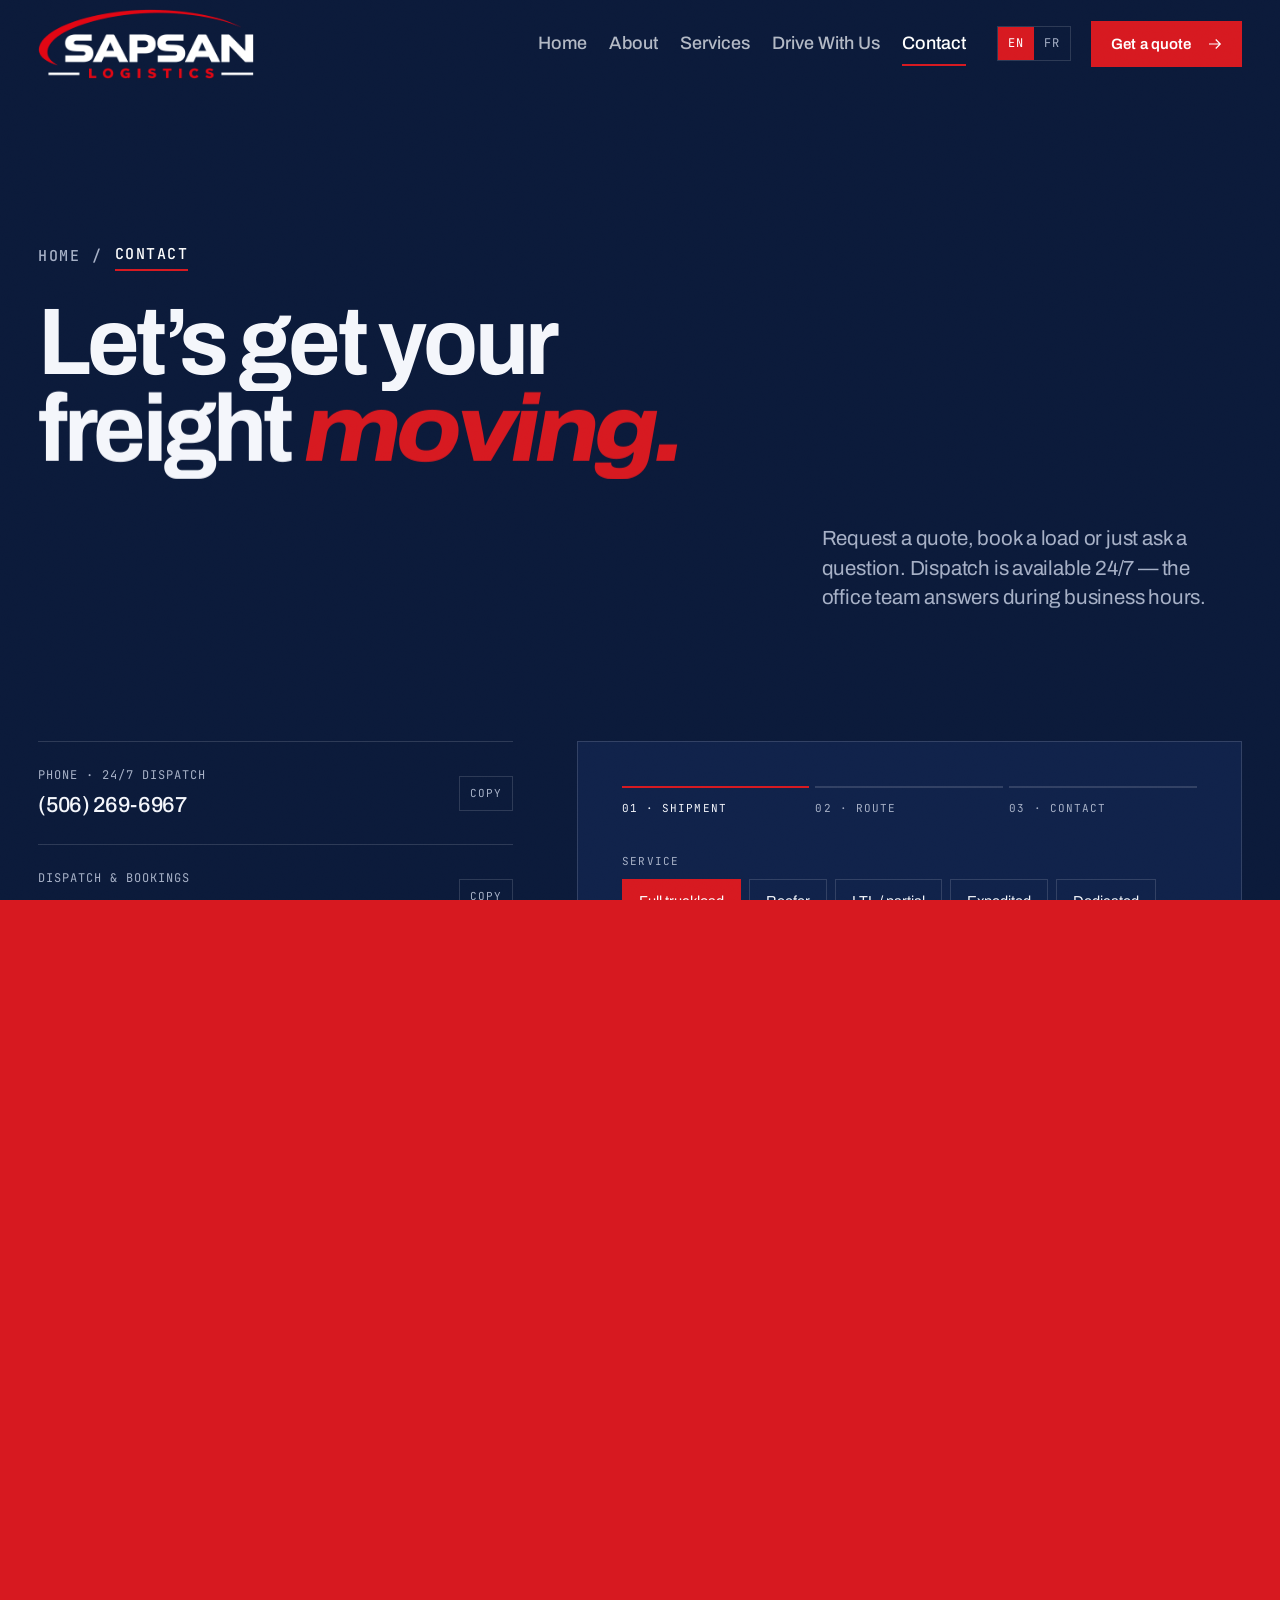
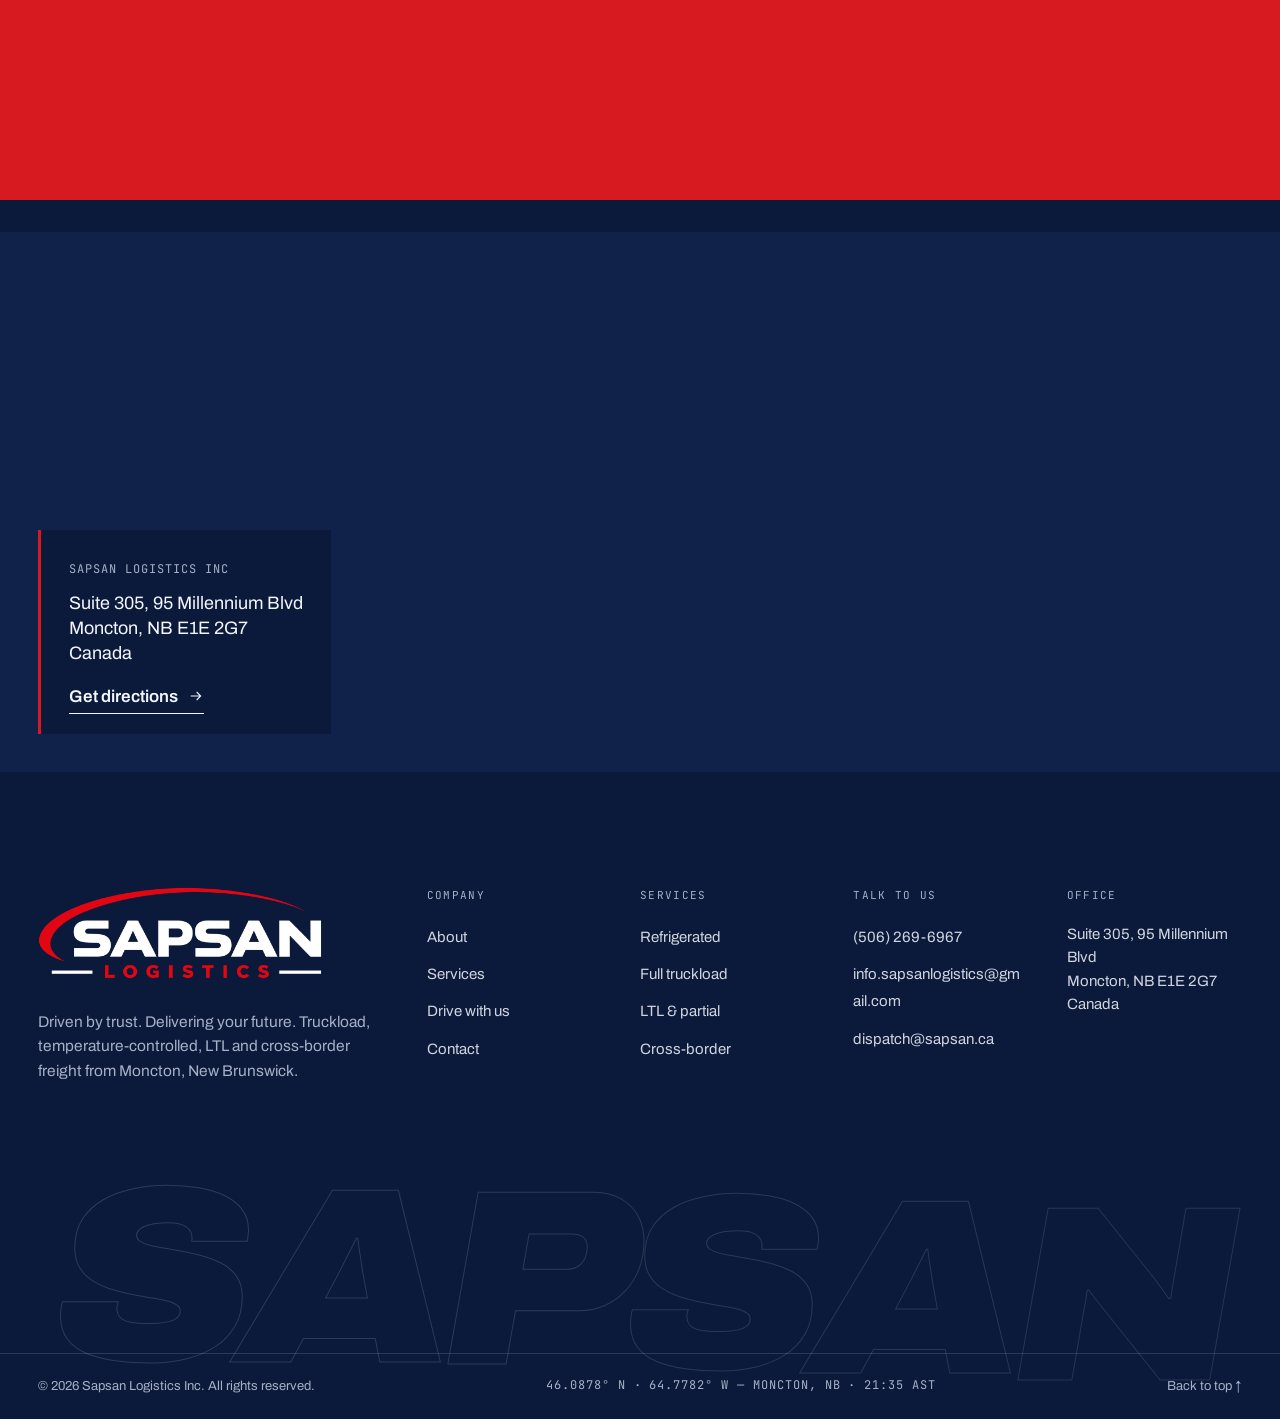
<file: contact.html>
<!doctype html>
<html lang="en-CA">
<head>
<meta charset="utf-8">
<meta name="viewport" content="width=device-width, initial-scale=1">
<title>Contact & Get a Quote — Sapsan Logistics Inc | Moncton, NB</title>
<meta name="description" content="Request a freight quote or contact Sapsan Logistics Inc. Call (506) 269-6967, email dispatch@sapsan.ca, or visit Suite 305, 95 Millennium Blvd, Moncton, NB.">
<meta name="theme-color" content="#0b1a3a">
<link rel="canonical" href="https://sapsan.ca/contact.html">
<meta property="og:type" content="website">
<meta property="og:site_name" content="Sapsan Logistics Inc">
<meta property="og:title" content="Contact & Get a Quote — Sapsan Logistics Inc | Moncton, NB">
<meta property="og:description" content="Request a freight quote or contact Sapsan Logistics Inc. Call (506) 269-6967, email dispatch@sapsan.ca, or visit Suite 305, 95 Millennium Blvd, Moncton, NB.">
<meta property="og:image" content="assets/img/og-image.jpg">
<meta name="twitter:card" content="summary_large_image">
<link rel="icon" href="assets/img/favicon.png" type="image/png">
<link rel="apple-touch-icon" href="assets/img/apple-touch-icon.png">
<link rel="preload" href="assets/fonts/archivo-latin-wdth-normal.woff2" as="font" type="font/woff2" crossorigin>
<link rel="stylesheet" href="assets/css/style.css">
<script>(function(d){var h=d.documentElement;h.classList.add('js');try{if(sessionStorage.getItem('sapsan-loaded'))h.classList.add('no-loader');if(sessionStorage.getItem('sapsan-tx')){h.classList.add('from-transition','no-loader');sessionStorage.removeItem('sapsan-tx')}}catch(e){}try{if(localStorage.getItem('sapsan-lang')==='fr'){h.lang='fr-CA';h.classList.add('i18n-pending');setTimeout(function(){h.classList.remove('i18n-pending')},2500)}}catch(e){}})(document)</script>
</head>
<body>
<a class="skip" href="#main">Skip to content</a>
<div class="curtain" aria-hidden="true"></div>
<header class="header">
  <div class="wrap header__in">
    <a class="brand" href="index.html" aria-label="Sapsan Logistics Inc — home">
      <img class="brand__logo" src="assets/img/logo-light.png" alt="" width="1000" height="324">
    </a>
    <nav class="nav" aria-label="Primary"><a href="index.html">Home</a><a href="about.html">About</a><a href="services.html">Services</a><a href="careers.html">Drive With Us</a><a href="contact.html" aria-current="page">Contact</a></nav>
    <div class="header__cta">
      <div class="lang" role="group" aria-label="Language"><button type="button" data-lang="en" aria-pressed="true">EN</button><button type="button" data-lang="fr" aria-pressed="false">FR</button></div>
      <a class="header__phone" href="tel:+15062696967"><span class="live-dot" aria-hidden="true"></span>(506) 269-6967</a>
      <a class="btn" href="contact.html#quote" data-magnetic>Get a quote <svg class="arr" viewBox="0 0 24 24" fill="none" stroke="currentColor" stroke-width="1.6" aria-hidden="true"><path d="M4 12h15M13 6l6 6-6 6"/></svg></a>
    </div>
    <button class="burger" aria-label="Menu" aria-expanded="false" aria-controls="mmenu"><span></span><span></span></button>
  </div>
</header>
<div class="mmenu" id="mmenu" aria-hidden="true">
  <nav aria-label="Mobile"><a href="index.html">Home</a><a href="about.html">About</a><a href="services.html">Services</a><a href="careers.html">Drive With Us</a><a href="contact.html">Contact</a></nav>
  <div class="mmenu__foot">
    <span class="mono">Dispatch · 24/7</span>
    <div class="lang" role="group" aria-label="Language"><button type="button" data-lang="en" aria-pressed="true">EN</button><button type="button" data-lang="fr" aria-pressed="false">FR</button></div>
    <a href="tel:+15062696967">(506) 269-6967</a>
    <a href="mailto:dispatch@sapsan.ca">dispatch@sapsan.ca</a>
  </div>
</div>
<main id="main">
<section class="phero">
  <div class="wrap">
    <div class="phero__crumb mono" data-hero-fade><a href="index.html">Home</a><span class="muted">/</span><span>Contact</span></div>
    <h1 class="h1 balance" data-split>Let’s get your<br>freight <em>moving.</em></h1>
    <div class="phero__grid">
      <div></div>
      <p class="lead muted" data-hero-fade>Request a quote, book a load or just ask a question. Dispatch is available 24/7 — the office team answers during business hours.</p>
    </div>
  </div>
</section>


<section class="section" id="quote" style="padding-top:clamp(24px,4vw,56px)" aria-label="Contact details and quote form">
  <div class="wrap contact">
    <div>
      <div class="cinfo" data-reveal>
        <div class="cinfo__item"><div><span class="mono">Phone · 24/7 dispatch</span><a href="tel:+15062696967">(506) 269-6967</a></div><button class="copy" data-copy="+1 (506) 269-6967">Copy</button></div>
        <div class="cinfo__item"><div><span class="mono">Dispatch &amp; bookings</span><a href="mailto:dispatch@sapsan.ca">dispatch@sapsan.ca</a></div><button class="copy" data-copy="dispatch@sapsan.ca">Copy</button></div>
        <div class="cinfo__item"><div><span class="mono">General &amp; quotes</span><a href="mailto:info.sapsanlogistics@gmail.com">info.sapsanlogistics@gmail.com</a></div><button class="copy" data-copy="info.sapsanlogistics@gmail.com">Copy</button></div>
        <div class="cinfo__item"><div><span class="mono">Office</span><address>Suite 305, 95 Millennium Blvd<br>Moncton, NB E1E 2G7<br>Canada</address></div><a class="copy" href="https://www.google.com/maps/dir/?api=1&amp;destination=95+Millennium+Blvd+Moncton+NB+E1E+2G7" target="_blank" rel="noopener">Directions</a></div>
      </div>
    </div>

    <div class="qform" data-qform data-reveal>
      <div class="qform__steps" role="list">
        <button type="button" class="is-on" role="listitem">01 · Shipment</button>
        <button type="button" role="listitem">02 · Route</button>
        <button type="button" role="listitem">03 · Contact</button>
      </div>
      <form data-to="info.sapsanlogistics@gmail.com" data-cc="dispatch@sapsan.ca" data-subject="Quote request — website" novalidate>
        <div class="qform__pane is-on">
          <div class="field"><label>Service</label>
            <div class="chips">
              <label class="chip"><input type="radio" name="service" data-label="Service" value="Full truckload" required checked><span>Full truckload</span></label>
              <label class="chip"><input type="radio" name="service" data-label="Service" value="Reefer"><span>Reefer</span></label>
                            <label class="chip"><input type="radio" name="service" data-label="Service" value="LTL / partial"><span>LTL / partial</span></label>
              <label class="chip"><input type="radio" name="service" data-label="Service" value="Expedited / team"><span>Expedited</span></label>
              <label class="chip"><input type="radio" name="service" data-label="Service" value="Dedicated"><span>Dedicated</span></label>
              <label class="chip"><input type="radio" name="service" data-label="Service" value="Not sure"><span>Not sure</span></label>
            </div>
          </div>
          <div class="form__row">
            <div class="field"><label for="q-com">Commodity</label><input id="q-com" name="commodity" data-label="Commodity" required placeholder="e.g. frozen seafood, paper"></div>
            <div class="field"><label for="q-wt">Weight (lb)</label><input id="q-wt" name="weight" data-label="Weight (lb)" inputmode="numeric" placeholder="e.g. 40,000"></div>
          </div>
          <div class="form__row">
            <div class="field"><label for="q-pal">Pallets / pieces</label><input id="q-pal" name="pallets" data-label="Pallets / pieces" placeholder="e.g. 24 pallets"></div>
            <div class="field"><label for="q-temp">Temperature / special needs</label><input id="q-temp" name="special" data-label="Special requirements" placeholder="e.g. −18 °C, liftgate"></div>
          </div>
        </div>

        <div class="qform__pane">
          <div class="form__row">
            <div class="field"><label for="q-from">Pickup (city, province/state)</label><input id="q-from" name="origin" data-label="Pickup" required placeholder="Moncton, NB"></div>
            <div class="field"><label for="q-to">Delivery (city, province/state)</label><input id="q-to" name="destination" data-label="Delivery" required placeholder="Boston, MA"></div>
          </div>
          <div class="form__row">
            <div class="field"><label for="q-date">Pickup date</label><input id="q-date" name="date" data-label="Pickup date" type="date"></div>
            <div class="field"><label for="q-freq">How often?</label>
              <select id="q-freq" name="frequency" data-label="Frequency">
                <option>One-time load</option><option>Weekly</option><option>Several times a week</option><option>Monthly</option><option>Seasonal</option>
              </select></div>
          </div>
          <div class="field"><label>Crosses the border?</label>
            <div class="chips">
              <label class="chip"><input type="radio" name="border" data-label="Cross-border" value="No — domestic" checked><span>No — domestic</span></label>
              <label class="chip"><input type="radio" name="border" data-label="Cross-border" value="Yes — southbound to USA"><span>Southbound to USA</span></label>
              <label class="chip"><input type="radio" name="border" data-label="Cross-border" value="Yes — northbound to Canada"><span>Northbound to Canada</span></label>
            </div>
          </div>
        </div>

        <div class="qform__pane">
          <div class="form__row">
            <div class="field"><label for="q-name">Your name</label><input id="q-name" name="name" data-label="Name" required autocomplete="name" placeholder="Jane Smith"></div>
            <div class="field"><label for="q-co">Company</label><input id="q-co" name="company" data-label="Company" autocomplete="organization" placeholder="Company name"></div>
          </div>
          <div class="form__row">
            <div class="field"><label for="q-email">Email</label><input id="q-email" name="email" data-label="Email" type="email" required autocomplete="email" placeholder="you@company.com"></div>
            <div class="field"><label for="q-phone">Phone</label><input id="q-phone" name="phone" data-label="Phone" type="tel" autocomplete="tel" placeholder="(506) 000-0000"></div>
          </div>
          <div class="field"><label for="q-msg">Notes</label><textarea id="q-msg" name="notes" data-label="Notes" placeholder="Appointment times, dock hours, anything we should know…"></textarea></div>
        </div>

        <div class="qform__nav">
          <button class="link-u" type="button" data-prev>← Back</button>
          <button class="btn" type="button" data-next>Continue <svg class="arr" viewBox="0 0 24 24" fill="none" stroke="currentColor" stroke-width="1.6" aria-hidden="true"><path d="M4 12h15M13 6l6 6-6 6"/></svg></button>
          <button class="btn" type="submit" data-submit data-magnetic>Send request <svg class="arr" viewBox="0 0 24 24" fill="none" stroke="currentColor" stroke-width="1.6" aria-hidden="true"><path d="M4 12h15M13 6l6 6-6 6"/></svg></button>
        </div>
      </form>
      <div class="qform__done" role="status">
        <span class="eyebrow">Almost there</span>
        <h3 class="h3" style="margin:18px 0 12px">Your email app should be open with the details.</h3>
        <p class="muted">Hit send and we’ll get back to you with a rate. If nothing opened, email <a class="link-u" href="mailto:dispatch@sapsan.ca">dispatch@sapsan.ca</a> or call <a class="link-u" href="tel:+15062696967">(506) 269-6967</a>.</p>
      </div>
    </div>
  </div>
</section>

<section class="section--tight" aria-label="Hours">
  <div class="wrap">
    <div class="hours" data-reveal>
      <div><span class="mono muted">Dispatch</span><b><span class="live-dot" style="display:inline-block;margin-right:10px;vertical-align:middle"></span>24 hours · 7 days</b><p>Load updates, driver support and urgent bookings.</p></div>
      <div><span class="mono muted">Office</span><b>Mon – Fri · 8:00 – 17:00</b><p>Quotes, billing and account set-up. Atlantic Time.</p></div>
      <div><span class="mono muted">Right now in Moncton</span><b data-clock>--:--</b><p>We’re one hour ahead of Eastern Time.</p></div>
    </div>
  </div>
</section>

<section class="mapframe" aria-label="Map to our office">
  <iframe title="Map showing 95 Millennium Blvd, Moncton, NB" src="https://maps.google.com/maps?q=95%20Millennium%20Blvd%2C%20Moncton%2C%20NB%20E1E%202G7&amp;z=15&amp;output=embed" loading="lazy" referrerpolicy="no-referrer-when-downgrade"></iframe>
  <div class="mapframe__card">
    <span class="mono muted">Sapsan Logistics Inc</span>
    <p style="margin:10px 0 16px;font-size:18px;line-height:1.4">Suite 305, 95 Millennium Blvd<br>Moncton, NB E1E 2G7<br>Canada</p>
    <a class="link-u" href="https://www.google.com/maps/dir/?api=1&amp;destination=95+Millennium+Blvd+Moncton+NB+E1E+2G7" target="_blank" rel="noopener">Get directions <svg class="arr" viewBox="0 0 24 24" fill="none" stroke="currentColor" stroke-width="1.6" aria-hidden="true"><path d="M4 12h15M13 6l6 6-6 6"/></svg></a>
  </div>
</section>
</main>
<footer class="footer">
  <div class="wrap">
    <div class="footer__grid">
      <div class="footer__lead">
        <a class="brand" href="index.html" aria-label="Sapsan Logistics Inc — home">
          <img class="brand__logo" src="assets/img/logo-light.png" alt="" width="1000" height="324">
        </a>
        <p>Driven by trust. Delivering your future. Truckload, temperature-controlled, LTL and cross-border freight from Moncton, New Brunswick.</p>
      </div>
      <div>
        <h4>Company</h4>
        <ul><li><a href="about.html">About</a></li><li><a href="services.html">Services</a></li><li><a href="careers.html">Drive with us</a></li><li><a href="contact.html">Contact</a></li></ul>
      </div>
      <div>
        <h4>Services</h4>
        <ul><li><a href="services.html#reefer">Refrigerated</a></li><li><a href="services.html#truckload">Full truckload</a></li><li><a href="services.html#ltl">LTL &amp; partial</a></li><li><a href="services.html#cross-border">Cross-border</a></li></ul>
      </div>
      <div>
        <h4>Talk to us</h4>
        <ul><li><a href="tel:+15062696967">(506) 269-6967</a></li><li><a href="mailto:info.sapsanlogistics@gmail.com">info.sapsanlogistics@gmail.com</a></li><li><a href="mailto:dispatch@sapsan.ca">dispatch@sapsan.ca</a></li></ul>
      </div>
      <div>
        <h4>Office</h4>
        <address>Suite 305, 95 Millennium Blvd<br>Moncton, NB E1E 2G7<br>Canada</address>
      </div>
    </div>
  </div>
  <div class="footer__word" aria-hidden="true">SAPSAN</div>
  <div class="wrap footer__bottom">
    <span>© <span data-year>2026</span> Sapsan Logistics Inc. All rights reserved.</span>
    <span class="mono">46.0878° N · 64.7782° W — Moncton, NB · <span data-clock>--:--</span></span>
    <a href="#main">Back to top ↑</a>
  </div>
</footer>
<script src="assets/js/gsap.min.js" defer></script>
<script src="assets/js/ScrollTrigger.min.js" defer></script>
<script src="assets/js/lenis.min.js" defer></script>
<script src="assets/js/i18n-fr.js" defer></script>
<script src="assets/js/main.js" defer></script>
</body>
</html>
</file>
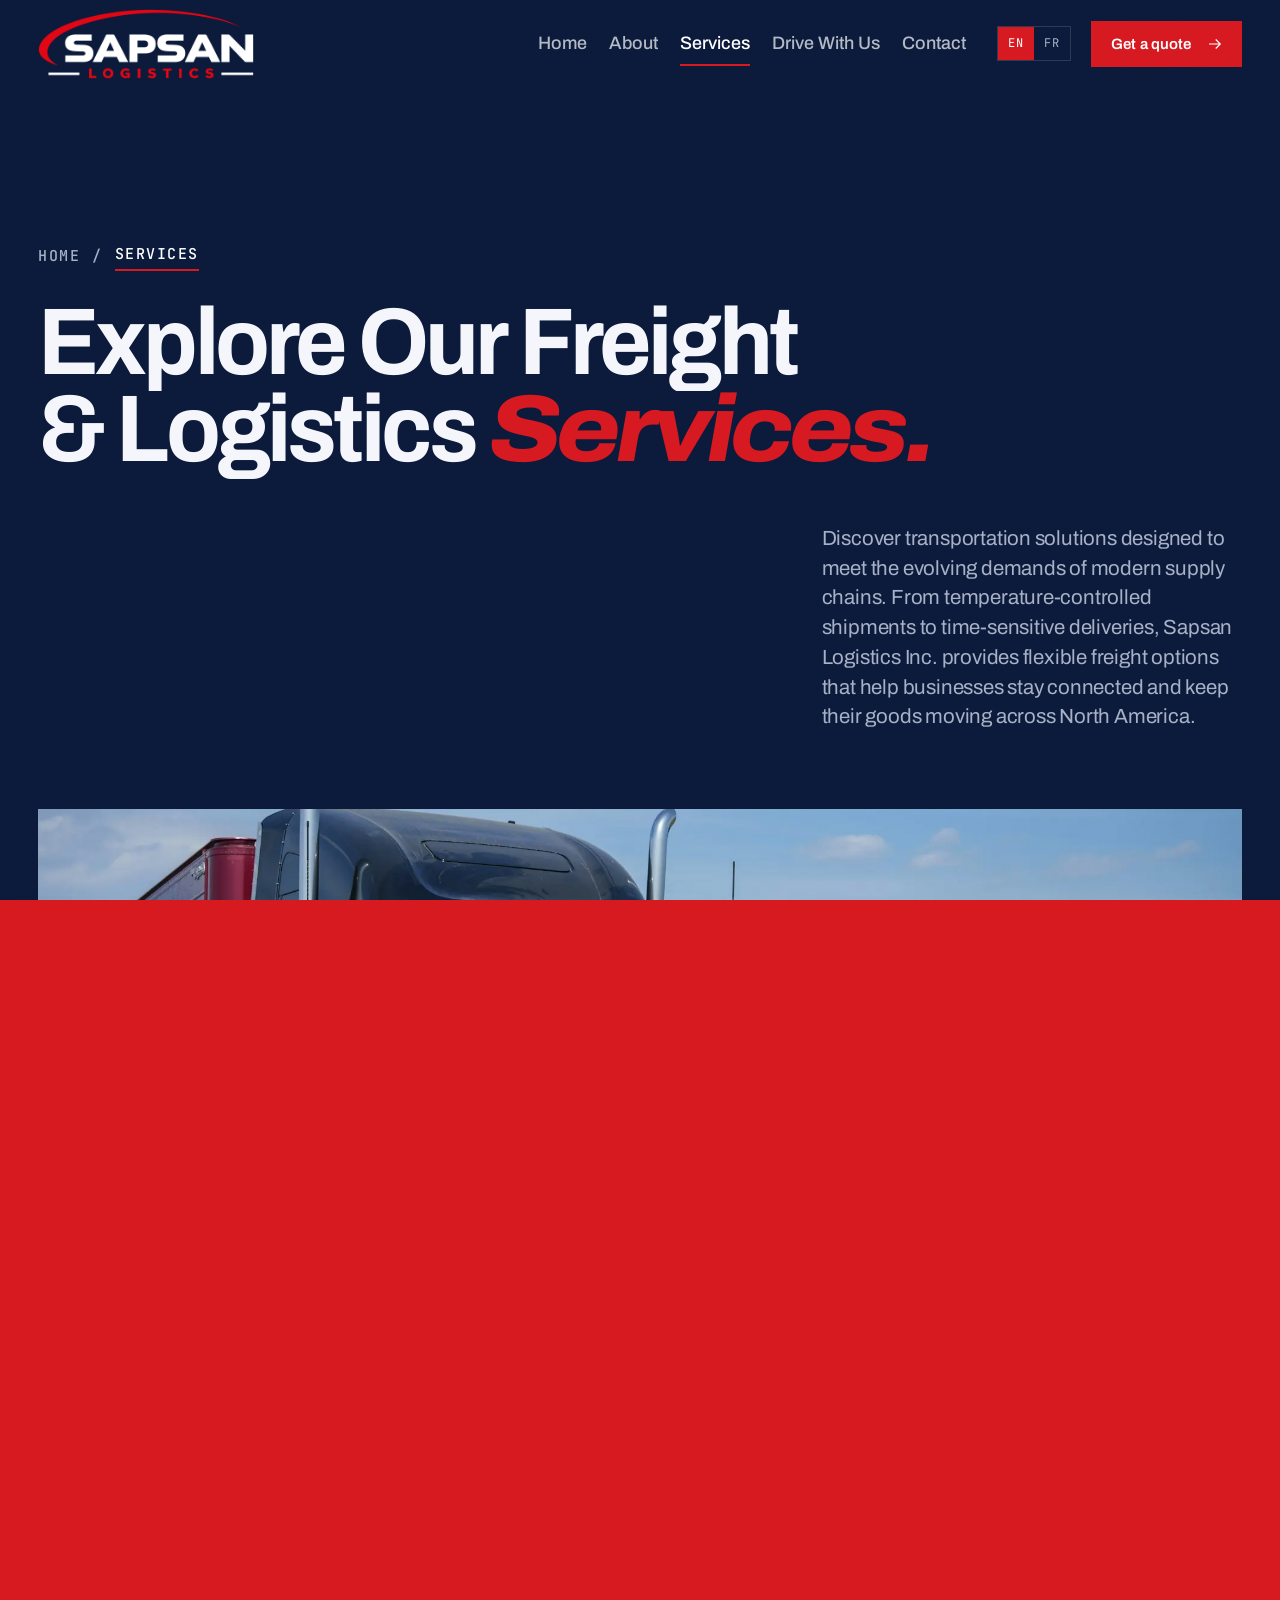
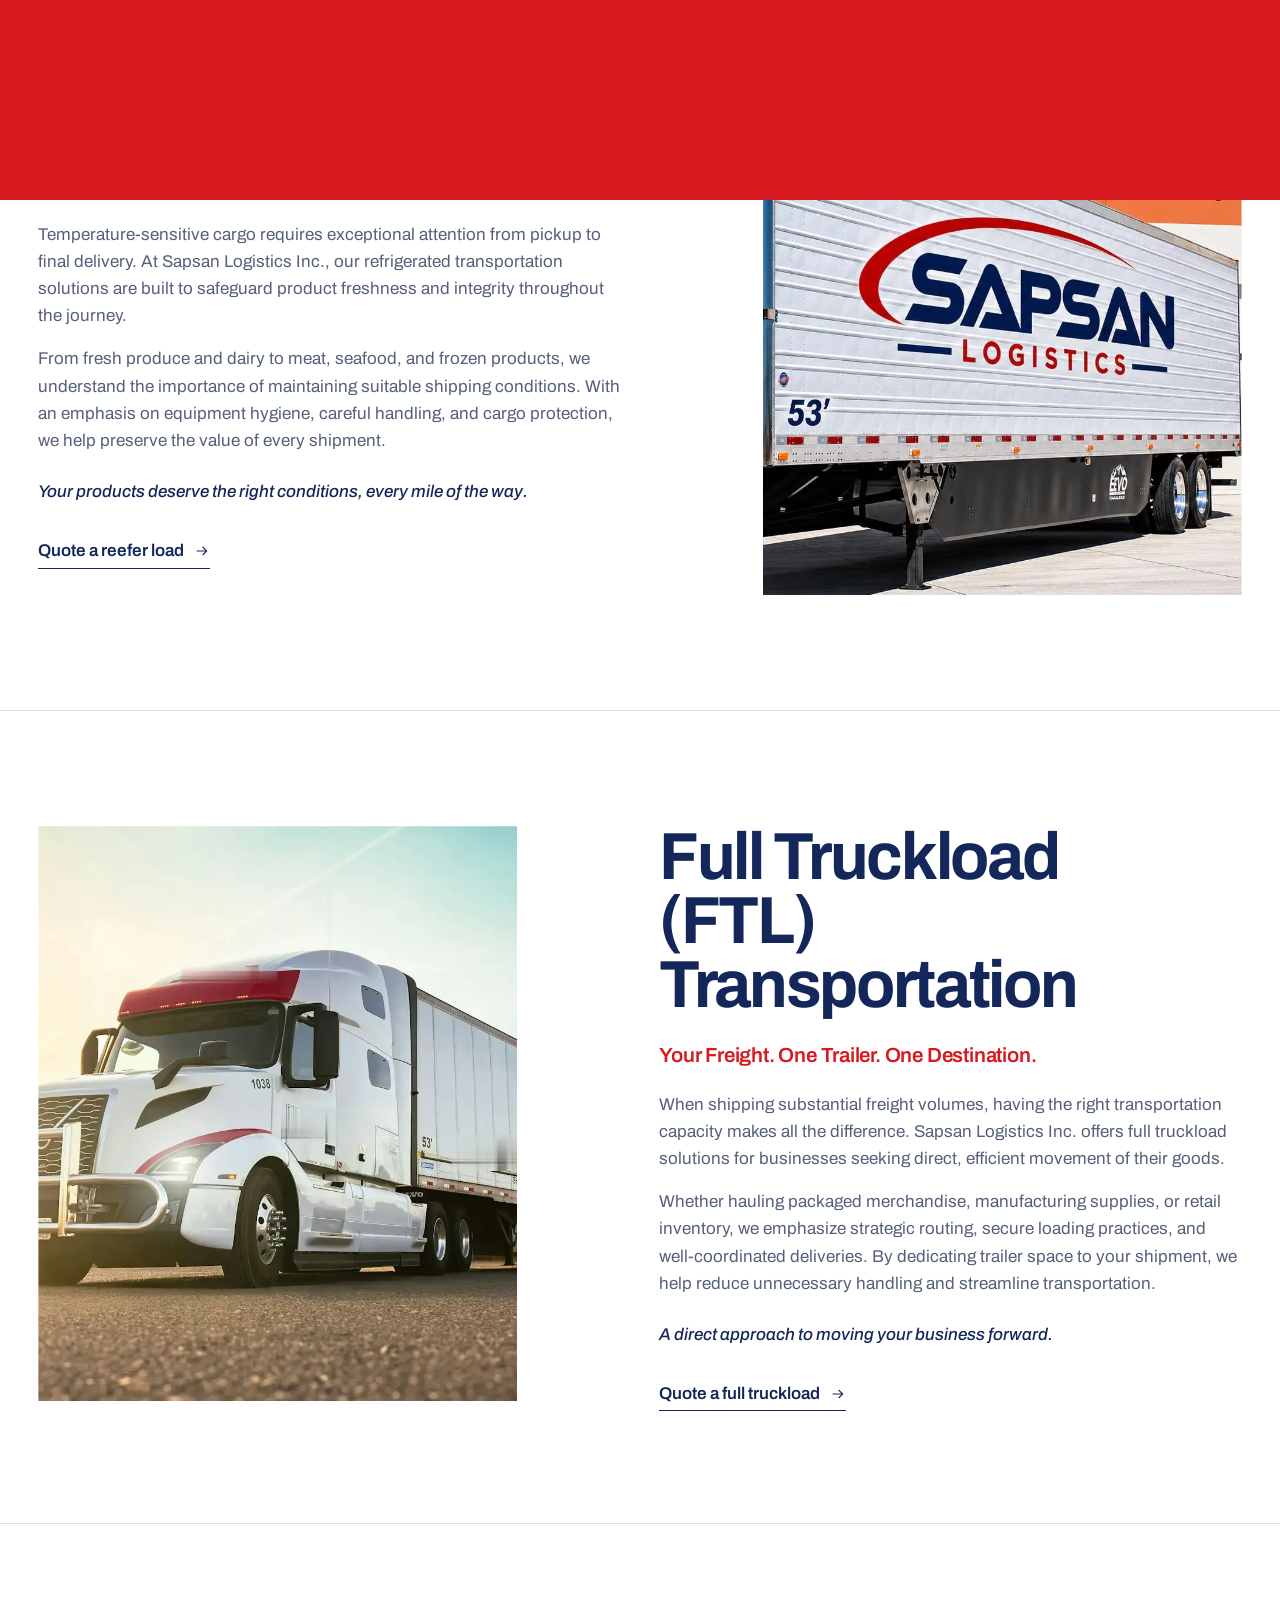
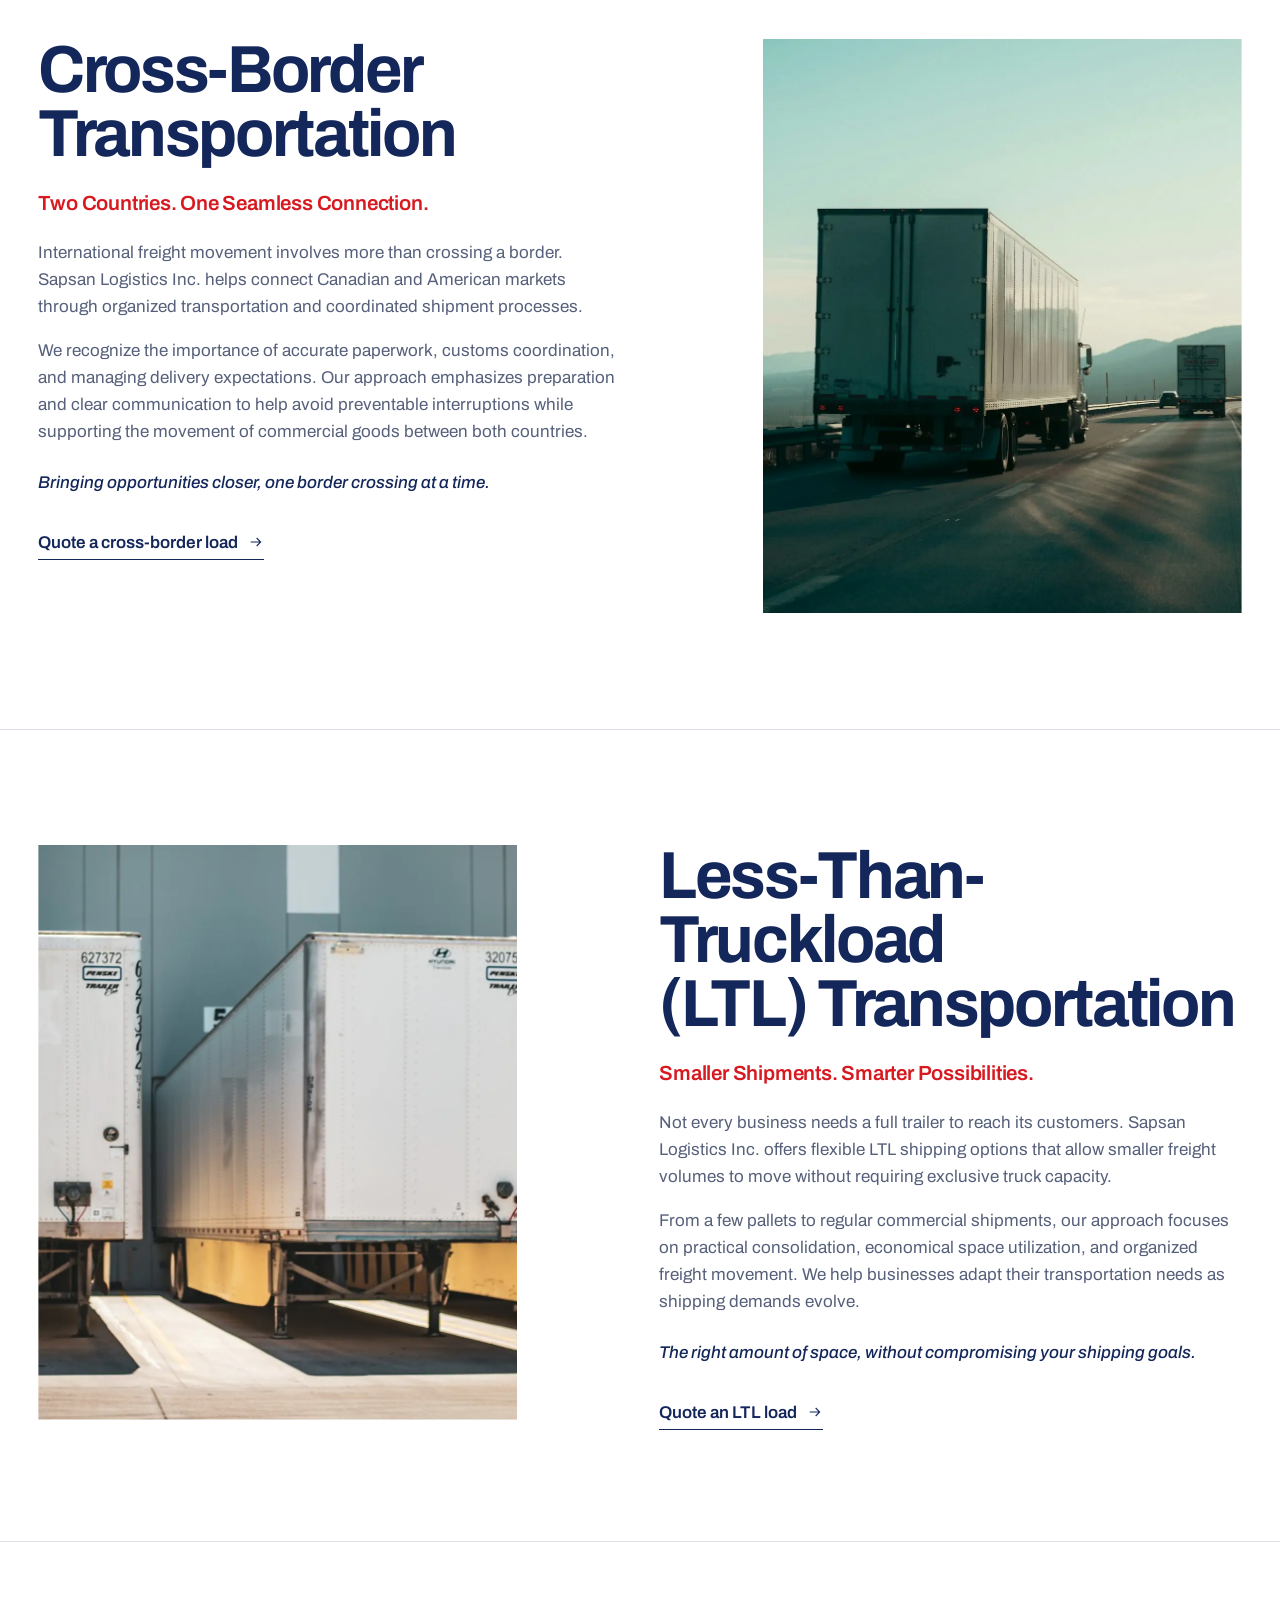
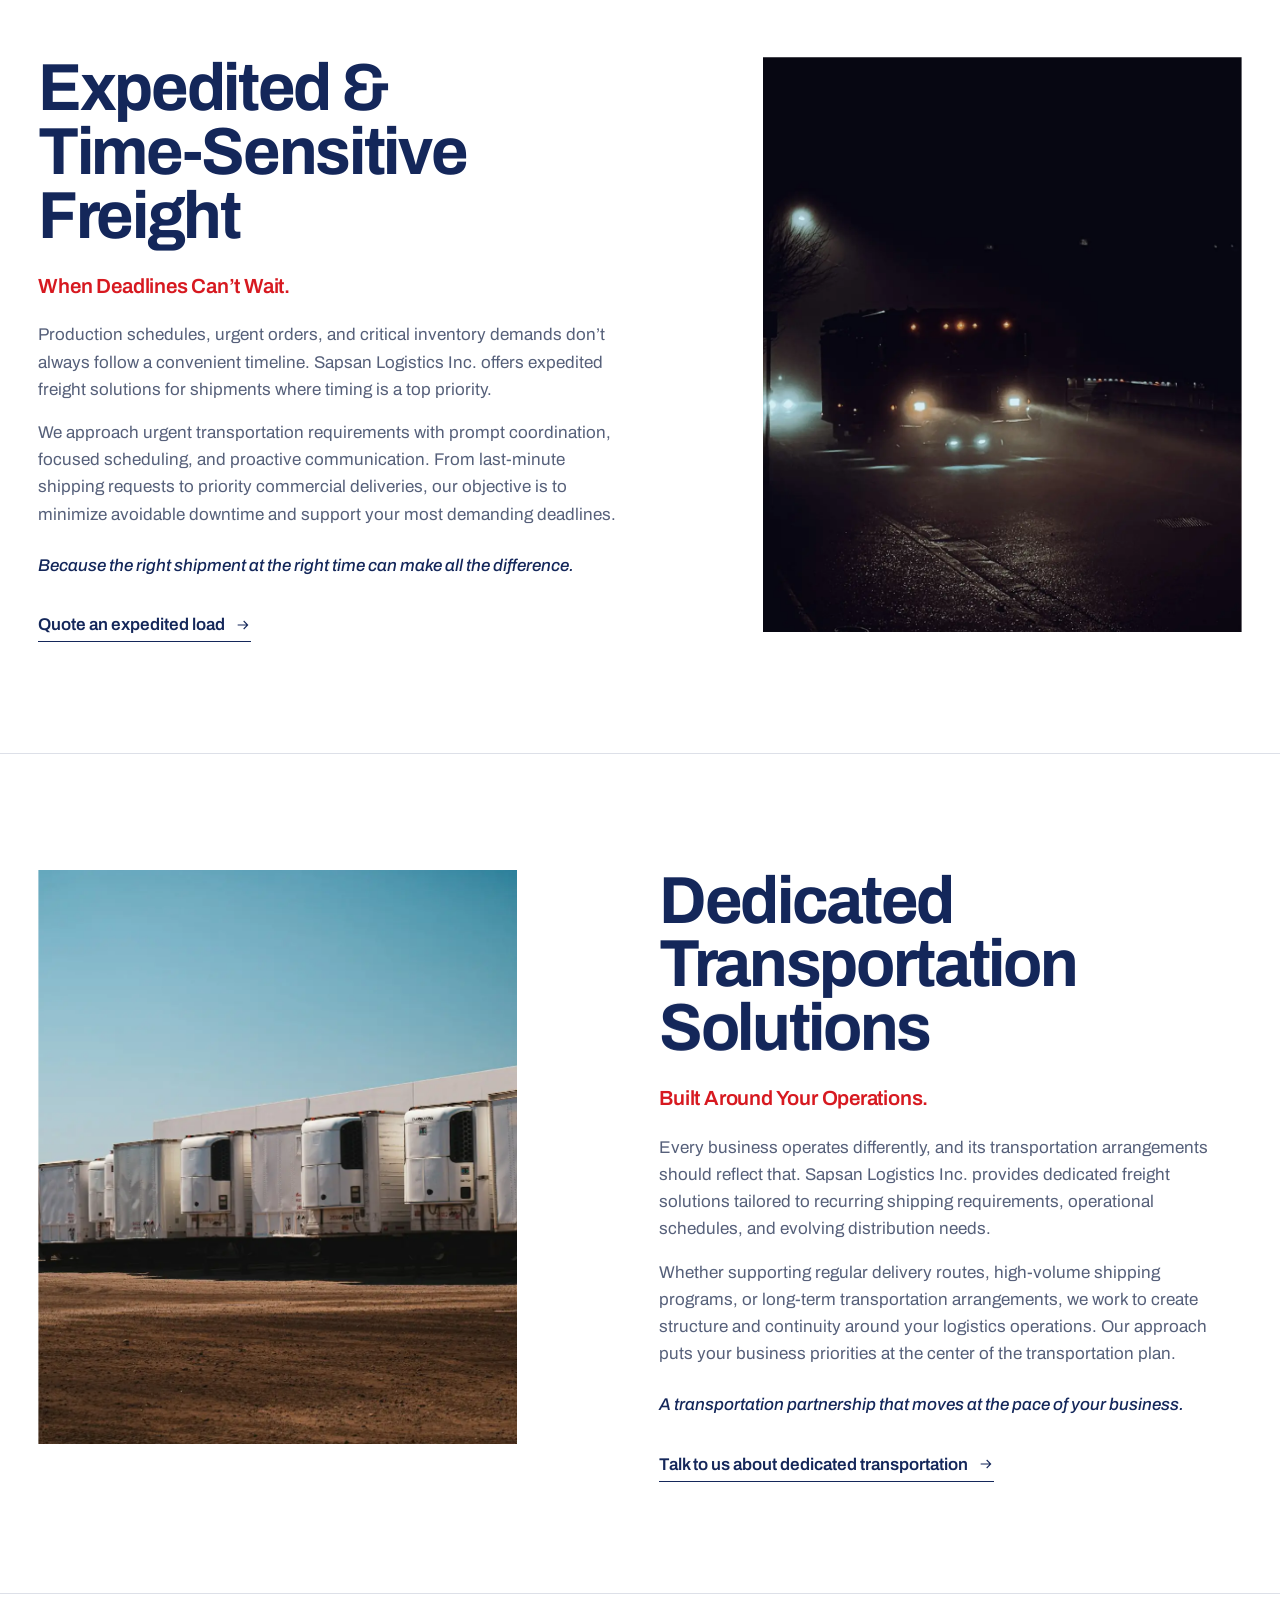
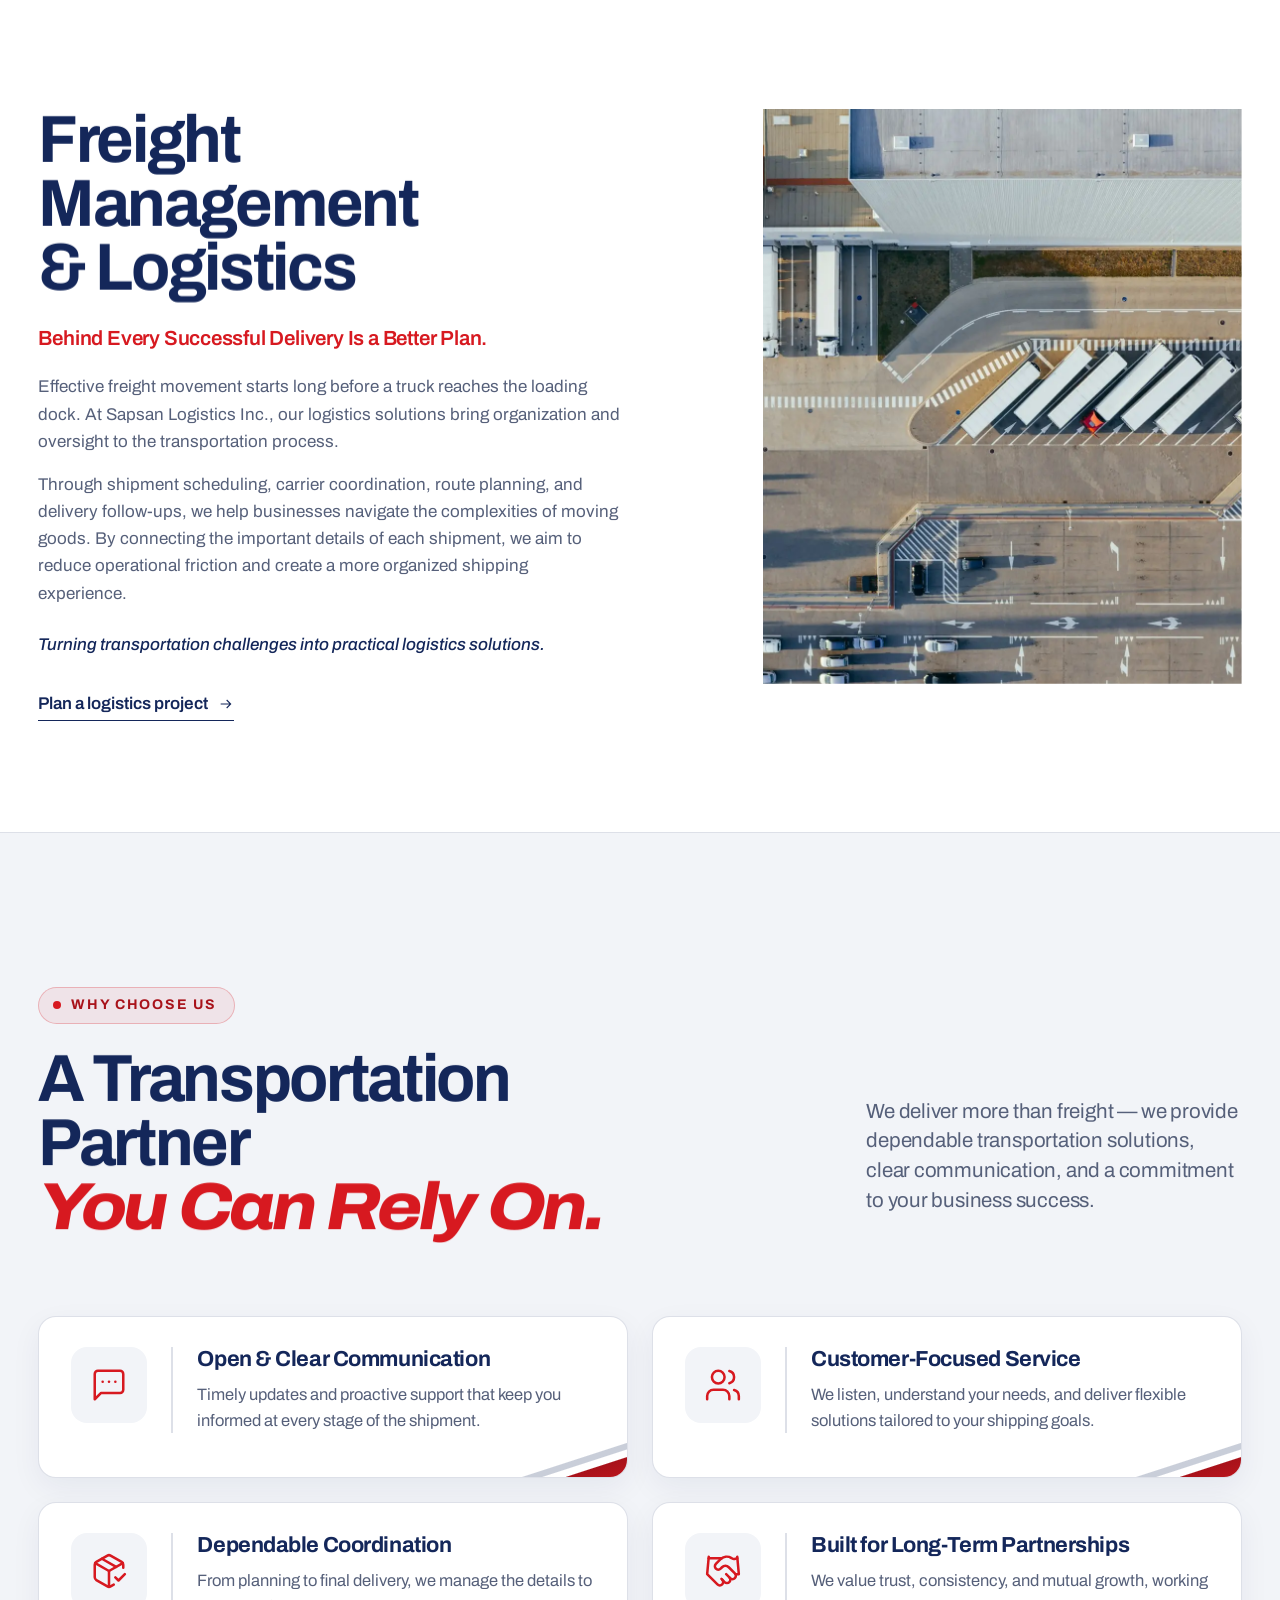
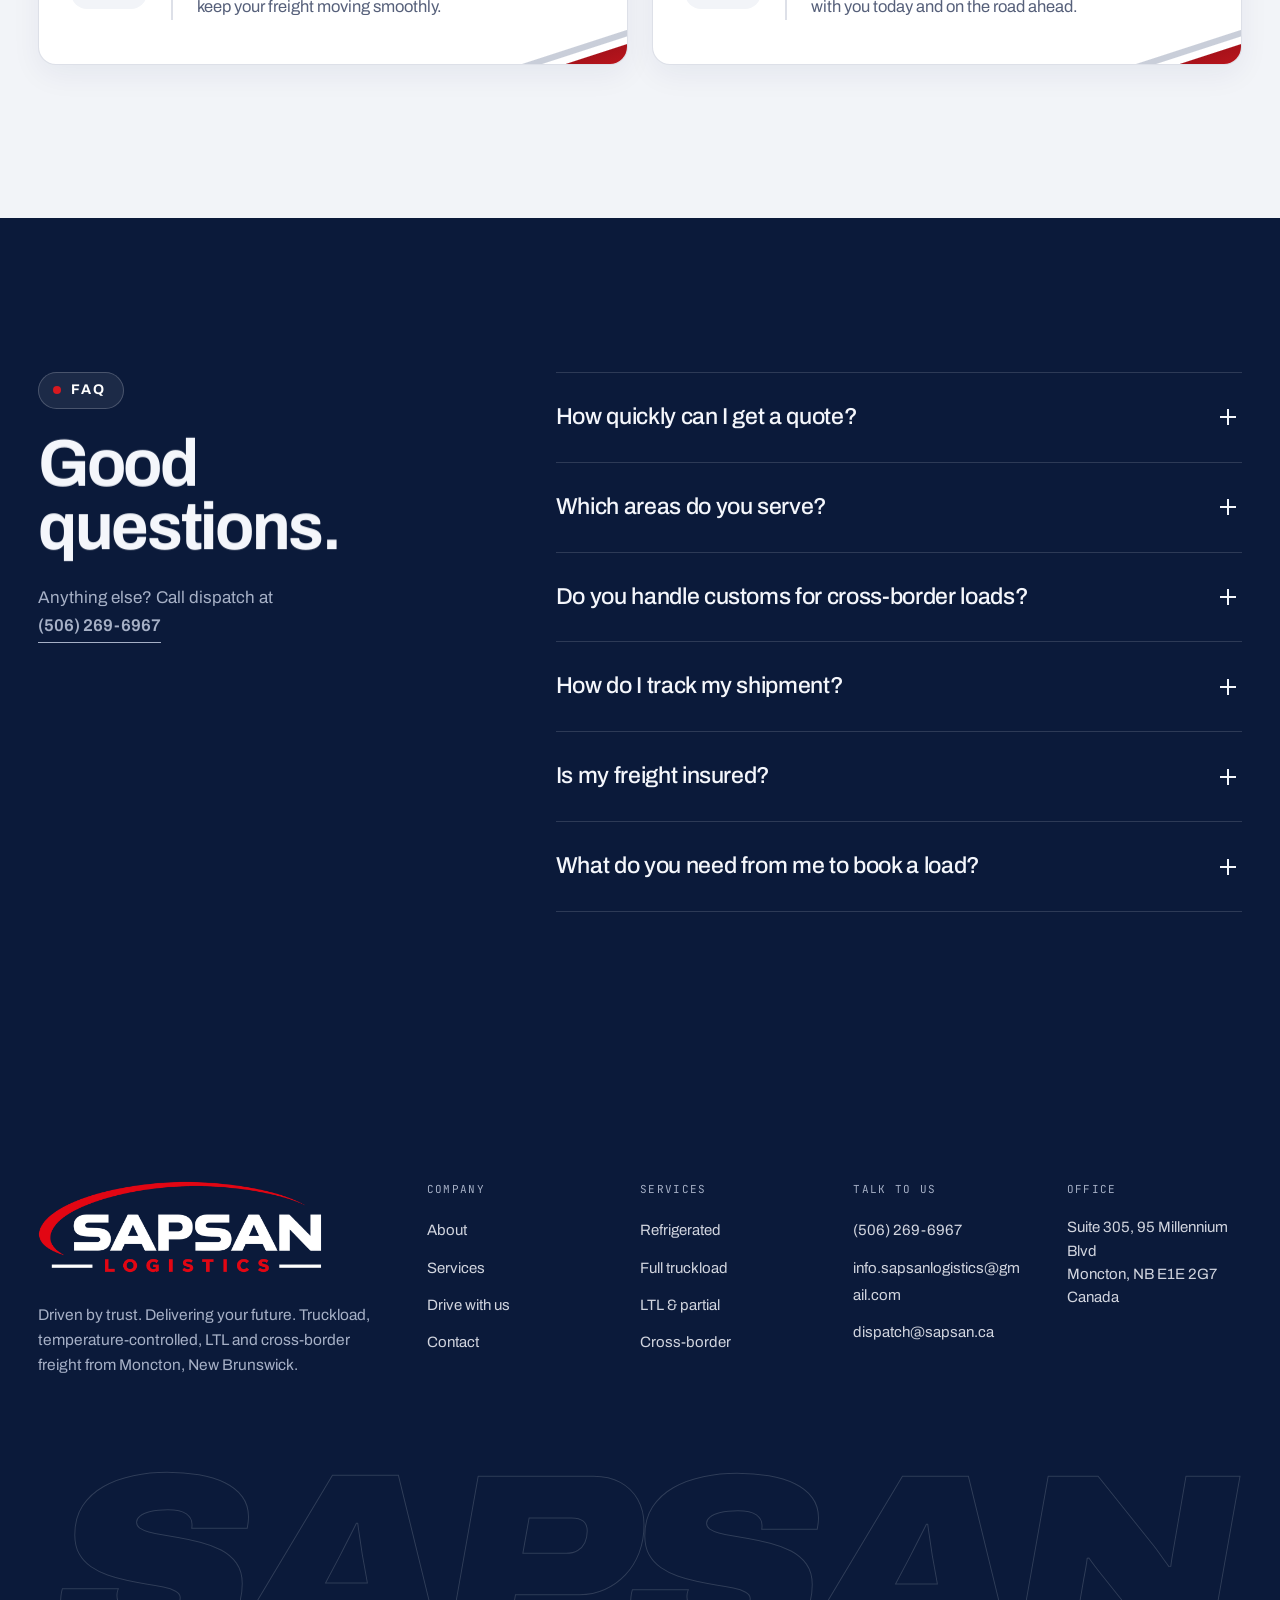
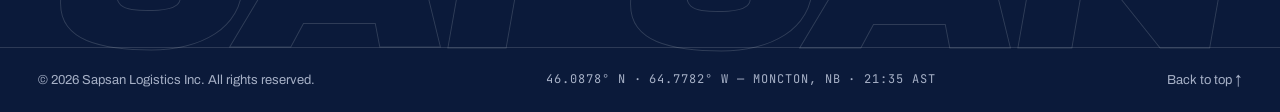
<file: services.html>
<!doctype html>
<html lang="en-CA">
<head>
<meta charset="utf-8">
<meta name="viewport" content="width=device-width, initial-scale=1">
<title>Services — Truckload, Reefer, LTL & Cross-Border | Sapsan Logistics Inc</title>
<meta name="description" content="Full truckload dry van, temperature-controlled reefer, cross-border Canada–USA, LTL, expedited team, dedicated fleet and logistics solutions from Moncton, NB.">
<meta name="theme-color" content="#0b1a3a">
<link rel="canonical" href="https://sapsan.ca/services.html">
<meta property="og:type" content="website">
<meta property="og:site_name" content="Sapsan Logistics Inc">
<meta property="og:title" content="Services — Truckload, Reefer, LTL & Cross-Border | Sapsan Logistics Inc">
<meta property="og:description" content="Full truckload dry van, temperature-controlled reefer, cross-border Canada–USA, LTL, expedited team, dedicated fleet and logistics solutions from Moncton, NB.">
<meta property="og:image" content="assets/img/og-image.jpg">
<meta name="twitter:card" content="summary_large_image">
<link rel="icon" href="assets/img/favicon.png" type="image/png">
<link rel="apple-touch-icon" href="assets/img/apple-touch-icon.png">
<link rel="preload" href="assets/fonts/archivo-latin-wdth-normal.woff2" as="font" type="font/woff2" crossorigin>
<link rel="stylesheet" href="assets/css/style.css">
<script>(function(d){var h=d.documentElement;h.classList.add('js');try{if(sessionStorage.getItem('sapsan-loaded'))h.classList.add('no-loader');if(sessionStorage.getItem('sapsan-tx')){h.classList.add('from-transition','no-loader');sessionStorage.removeItem('sapsan-tx')}}catch(e){}try{if(localStorage.getItem('sapsan-lang')==='fr'){h.lang='fr-CA';h.classList.add('i18n-pending');setTimeout(function(){h.classList.remove('i18n-pending')},2500)}}catch(e){}})(document)</script>
</head>
<body>
<a class="skip" href="#main">Skip to content</a>
<div class="curtain" aria-hidden="true"></div>
<header class="header">
  <div class="wrap header__in">
    <a class="brand" href="index.html" aria-label="Sapsan Logistics Inc — home">
      <img class="brand__logo" src="assets/img/logo-light.png" alt="" width="1000" height="324">
    </a>
    <nav class="nav" aria-label="Primary"><a href="index.html">Home</a><a href="about.html">About</a><a href="services.html" aria-current="page">Services</a><a href="careers.html">Drive With Us</a><a href="contact.html">Contact</a></nav>
    <div class="header__cta">
      <div class="lang" role="group" aria-label="Language"><button type="button" data-lang="en" aria-pressed="true">EN</button><button type="button" data-lang="fr" aria-pressed="false">FR</button></div>
      <a class="header__phone" href="tel:+15062696967"><span class="live-dot" aria-hidden="true"></span>(506) 269-6967</a>
      <a class="btn" href="contact.html#quote" data-magnetic>Get a quote <svg class="arr" viewBox="0 0 24 24" fill="none" stroke="currentColor" stroke-width="1.6" aria-hidden="true"><path d="M4 12h15M13 6l6 6-6 6"/></svg></a>
    </div>
    <button class="burger" aria-label="Menu" aria-expanded="false" aria-controls="mmenu"><span></span><span></span></button>
  </div>
</header>
<div class="mmenu" id="mmenu" aria-hidden="true">
  <nav aria-label="Mobile"><a href="index.html">Home</a><a href="about.html">About</a><a href="services.html">Services</a><a href="careers.html">Drive With Us</a><a href="contact.html">Contact</a></nav>
  <div class="mmenu__foot">
    <span class="mono">Dispatch · 24/7</span>
    <div class="lang" role="group" aria-label="Language"><button type="button" data-lang="en" aria-pressed="true">EN</button><button type="button" data-lang="fr" aria-pressed="false">FR</button></div>
    <a href="tel:+15062696967">(506) 269-6967</a>
    <a href="mailto:dispatch@sapsan.ca">dispatch@sapsan.ca</a>
  </div>
</div>
<main id="main">
<section class="phero">
  <div class="wrap">
    <div class="phero__crumb mono" data-hero-fade><a href="index.html">Home</a><span class="muted">/</span><span>Services</span></div>
    <h1 class="h1 balance" data-split>Explore Our Freight<br>&amp; Logistics <em>Services.</em></h1>
    <div class="phero__grid">
      <div></div>
      <p class="lead muted" data-hero-fade>Discover transportation solutions designed to meet the evolving demands of modern supply chains. From temperature-controlled shipments to time-sensitive deliveries, Sapsan Logistics Inc. provides flexible freight options that help businesses stay connected and keep their goods moving across North America.</p>
    </div>
  </div>
  <figure class="wrap"><div class="phero__media" data-clip><img src="assets/img/freightliner.webp" alt="A black semi-truck on a country road" data-parallax="10" fetchpriority="high"><figcaption class="mono">Refrigerated · Truckload · Cross-border · LTL</figcaption></div></figure>
</section>


<div class="svc-list light">
<nav class="subnav" aria-label="Services">
  <div class="wrap subnav__in"><a href="#reefer">Refrigerated</a><a href="#truckload">Full Truckload</a><a href="#cross-border">Cross-Border</a><a href="#ltl">LTL</a><a href="#expedited">Expedited</a><a href="#dedicated">Dedicated</a><a href="#solutions">Freight Management</a></div>
</nav>

  <article class="svc wrap" id="reefer">
    <div class="svc__body">
      <h2 class="h2" data-split>Refrigerated<br>Transportation</h2>
      <span class="svc__tag" data-reveal>Preserving Quality. Protecting Every Shipment.</span>
      <p data-reveal>Temperature-sensitive cargo requires exceptional attention from pickup to final delivery. At Sapsan Logistics Inc., our refrigerated transportation solutions are built to safeguard product freshness and integrity throughout the journey.</p>
      <p data-reveal>From fresh produce and dairy to meat, seafood, and frozen products, we understand the importance of maintaining suitable shipping conditions. With an emphasis on equipment hygiene, careful handling, and cargo protection, we help preserve the value of every shipment.</p>
      <p class="svc__close" data-reveal>Your products deserve the right conditions, every mile of the way.</p>
      <div style="margin-top:32px" data-reveal><a class="link-u" href="contact.html#quote">Quote a reefer load <svg class="arr" viewBox="0 0 24 24" fill="none" stroke="currentColor" stroke-width="1.6" aria-hidden="true"><path d="M4 12h15M13 6l6 6-6 6"/></svg></a></div>
    </div>
    <figure class="svc__media" data-clip><img src="assets/img/sapsan-reefer-trailer.webp" alt="A 53-foot Sapsan Logistics refrigerated trailer parked at a loading dock" loading="lazy" data-parallax="10" style="object-position:88% 50%"></figure>
  </article>
  <article class="svc wrap" id="truckload">
    <div class="svc__body">
      <h2 class="h2" data-split>Full Truckload<br>(FTL) Transportation</h2>
      <span class="svc__tag" data-reveal>Your Freight. One Trailer. One Destination.</span>
      <p data-reveal>When shipping substantial freight volumes, having the right transportation capacity makes all the difference. Sapsan Logistics Inc. offers full truckload solutions for businesses seeking direct, efficient movement of their goods.</p>
      <p data-reveal>Whether hauling packaged merchandise, manufacturing supplies, or retail inventory, we emphasize strategic routing, secure loading practices, and well-coordinated deliveries. By dedicating trailer space to your shipment, we help reduce unnecessary handling and streamline transportation.</p>
      <p class="svc__close" data-reveal>A direct approach to moving your business forward.</p>
      <div style="margin-top:32px" data-reveal><a class="link-u" href="contact.html#quote">Quote a full truckload <svg class="arr" viewBox="0 0 24 24" fill="none" stroke="currentColor" stroke-width="1.6" aria-hidden="true"><path d="M4 12h15M13 6l6 6-6 6"/></svg></a></div>
    </div>
    <figure class="svc__media" data-clip><img src="assets/img/volvo-sunset.webp" alt="A white semi-truck with a 53-foot dry van trailer at sunset" loading="lazy" data-parallax="10"></figure>
  </article>
  <article class="svc wrap" id="cross-border">
    <div class="svc__body">
      <h2 class="h2" data-split>Cross-Border<br>Transportation</h2>
      <span class="svc__tag" data-reveal>Two Countries. One Seamless Connection.</span>
      <p data-reveal>International freight movement involves more than crossing a border. Sapsan Logistics Inc. helps connect Canadian and American markets through organized transportation and coordinated shipment processes.</p>
      <p data-reveal>We recognize the importance of accurate paperwork, customs coordination, and managing delivery expectations. Our approach emphasizes preparation and clear communication to help avoid preventable interruptions while supporting the movement of commercial goods between both countries.</p>
      <p class="svc__close" data-reveal>Bringing opportunities closer, one border crossing at a time.</p>
      <div style="margin-top:32px" data-reveal><a class="link-u" href="contact.html#quote">Quote a cross-border load <svg class="arr" viewBox="0 0 24 24" fill="none" stroke="currentColor" stroke-width="1.6" aria-hidden="true"><path d="M4 12h15M13 6l6 6-6 6"/></svg></a></div>
    </div>
    <figure class="svc__media" data-clip><img src="assets/img/highway-dusk.webp" alt="Two trucks on a highway at dusk" loading="lazy" data-parallax="10"></figure>
  </article>
  <article class="svc wrap" id="ltl">
    <div class="svc__body">
      <h2 class="h2" data-split>Less-Than-Truckload<br>(LTL) Transportation</h2>
      <span class="svc__tag" data-reveal>Smaller Shipments. Smarter Possibilities.</span>
      <p data-reveal>Not every business needs a full trailer to reach its customers. Sapsan Logistics Inc. offers flexible LTL shipping options that allow smaller freight volumes to move without requiring exclusive truck capacity.</p>
      <p data-reveal>From a few pallets to regular commercial shipments, our approach focuses on practical consolidation, economical space utilization, and organized freight movement. We help businesses adapt their transportation needs as shipping demands evolve.</p>
      <p class="svc__close" data-reveal>The right amount of space, without compromising your shipping goals.</p>
      <div style="margin-top:32px" data-reveal><a class="link-u" href="contact.html#quote">Quote an LTL load <svg class="arr" viewBox="0 0 24 24" fill="none" stroke="currentColor" stroke-width="1.6" aria-hidden="true"><path d="M4 12h15M13 6l6 6-6 6"/></svg></a></div>
    </div>
    <figure class="svc__media" data-clip><img src="assets/img/dock-doors.webp" alt="Trailers backed into warehouse loading dock doors" loading="lazy" data-parallax="10"></figure>
  </article>
  <article class="svc wrap" id="expedited">
    <div class="svc__body">
      <h2 class="h2" data-split>Expedited &amp; Time-Sensitive Freight</h2>
      <span class="svc__tag" data-reveal>When Deadlines Can’t Wait.</span>
      <p data-reveal>Production schedules, urgent orders, and critical inventory demands don’t always follow a convenient timeline. Sapsan Logistics Inc. offers expedited freight solutions for shipments where timing is a top priority.</p>
      <p data-reveal>We approach urgent transportation requirements with prompt coordination, focused scheduling, and proactive communication. From last-minute shipping requests to priority commercial deliveries, our objective is to minimize avoidable downtime and support your most demanding deadlines.</p>
      <p class="svc__close" data-reveal>Because the right shipment at the right time can make all the difference.</p>
      <div style="margin-top:32px" data-reveal><a class="link-u" href="contact.html#quote">Quote an expedited load <svg class="arr" viewBox="0 0 24 24" fill="none" stroke="currentColor" stroke-width="1.6" aria-hidden="true"><path d="M4 12h15M13 6l6 6-6 6"/></svg></a></div>
    </div>
    <figure class="svc__media" data-clip><img src="assets/img/night-lights.webp" alt="Truck headlights on a dark highway at night" loading="lazy" data-parallax="10"></figure>
  </article>
  <article class="svc wrap" id="dedicated">
    <div class="svc__body">
      <h2 class="h2" data-split>Dedicated Transportation Solutions</h2>
      <span class="svc__tag" data-reveal>Built Around Your Operations.</span>
      <p data-reveal>Every business operates differently, and its transportation arrangements should reflect that. Sapsan Logistics Inc. provides dedicated freight solutions tailored to recurring shipping requirements, operational schedules, and evolving distribution needs.</p>
      <p data-reveal>Whether supporting regular delivery routes, high-volume shipping programs, or long-term transportation arrangements, we work to create structure and continuity around your logistics operations. Our approach puts your business priorities at the center of the transportation plan.</p>
      <p class="svc__close" data-reveal>A transportation partnership that moves at the pace of your business.</p>
      <div style="margin-top:32px" data-reveal><a class="link-u" href="contact.html#quote">Talk to us about dedicated transportation <svg class="arr" viewBox="0 0 24 24" fill="none" stroke="currentColor" stroke-width="1.6" aria-hidden="true"><path d="M4 12h15M13 6l6 6-6 6"/></svg></a></div>
    </div>
    <figure class="svc__media" data-clip><img src="assets/img/reefer-yard.webp" alt="A row of trailers parked in a yard" loading="lazy" data-parallax="10"></figure>
  </article>
  <article class="svc wrap" id="solutions">
    <div class="svc__body">
      <h2 class="h2" data-split>Freight Management<br>&amp; Logistics</h2>
      <span class="svc__tag" data-reveal>Behind Every Successful Delivery Is a Better Plan.</span>
      <p data-reveal>Effective freight movement starts long before a truck reaches the loading dock. At Sapsan Logistics Inc., our logistics solutions bring organization and oversight to the transportation process.</p>
      <p data-reveal>Through shipment scheduling, carrier coordination, route planning, and delivery follow-ups, we help businesses navigate the complexities of moving goods. By connecting the important details of each shipment, we aim to reduce operational friction and create a more organized shipping experience.</p>
      <p class="svc__close" data-reveal>Turning transportation challenges into practical logistics solutions.</p>
      <div style="margin-top:32px" data-reveal><a class="link-u" href="contact.html#quote">Plan a logistics project <svg class="arr" viewBox="0 0 24 24" fill="none" stroke="currentColor" stroke-width="1.6" aria-hidden="true"><path d="M4 12h15M13 6l6 6-6 6"/></svg></a></div>
    </div>
    <figure class="svc__media" data-clip><img src="assets/img/aerial-docks.webp" alt="Aerial view of a distribution centre with trucks at the loading docks" loading="lazy" data-parallax="10"></figure>
  </article>
</div>

<section class="section light light--tint" aria-labelledby="why-title">
  <div class="wrap">
    <div class="shead">
      <div class="shead__l"><span class="eyebrow">Why choose us</span><h2 class="h2" id="why-title" data-split>A Transportation Partner<br><em>You Can Rely On.</em></h2></div>
      <div class="shead__r" data-reveal><p class="lead">We deliver more than freight — we provide dependable transportation solutions, clear communication, and a commitment to your business success.</p></div>
    </div>
    <div class="wcards">
      <div class="wcard" data-reveal><div class="wcard__ic"><svg viewBox="0 0 24 24" fill="none" stroke="currentColor" stroke-width="1.6" stroke-linecap="round" stroke-linejoin="round" aria-hidden="true"><path d="M21 15a2 2 0 0 1-2 2H7l-4 4V5a2 2 0 0 1 2-2h14a2 2 0 0 1 2 2z"/><path d="M8 10h.01"/><path d="M12 10h.01"/><path d="M16 10h.01"/></svg></div><div class="wcard__body"><h3>Open &amp; Clear Communication</h3><p>Timely updates and proactive support that keep you informed at every stage of the shipment.</p></div></div>
      <div class="wcard" data-reveal><div class="wcard__ic"><svg viewBox="0 0 24 24" fill="none" stroke="currentColor" stroke-width="1.6" stroke-linecap="round" stroke-linejoin="round" aria-hidden="true"><path d="M16 21v-2a4 4 0 0 0-4-4H6a4 4 0 0 0-4 4v2"/><circle cx="9" cy="7" r="4"/><path d="M22 21v-2a4 4 0 0 0-3-3.87"/><path d="M16 3.13a4 4 0 0 1 0 7.75"/></svg></div><div class="wcard__body"><h3>Customer-Focused Service</h3><p>We listen, understand your needs, and deliver flexible solutions tailored to your shipping goals.</p></div></div>
      <div class="wcard" data-reveal><div class="wcard__ic"><svg viewBox="0 0 24 24" fill="none" stroke="currentColor" stroke-width="1.6" stroke-linecap="round" stroke-linejoin="round" aria-hidden="true"><path d="m16 16 2 2 4-4"/><path d="M21 10V8a2 2 0 0 0-1-1.73l-7-4a2 2 0 0 0-2 0l-7 4A2 2 0 0 0 3 8v8a2 2 0 0 0 1 1.73l7 4a2 2 0 0 0 2 0l2-1.14"/><path d="m7.5 4.27 9 5.15"/><path d="M3.29 7 12 12l8.71-5"/><path d="M12 22V12"/></svg></div><div class="wcard__body"><h3>Dependable Coordination</h3><p>From planning to final delivery, we manage the details to keep your freight moving smoothly.</p></div></div>
      <div class="wcard" data-reveal><div class="wcard__ic"><svg viewBox="0 0 24 24" fill="none" stroke="currentColor" stroke-width="1.6" stroke-linecap="round" stroke-linejoin="round" aria-hidden="true"><path d="m11 17 2 2a1 1 0 1 0 3-3"/><path d="m14 14 2.5 2.5a1 1 0 1 0 3-3l-3.88-3.88a3 3 0 0 0-4.24 0l-.88.88a1 1 0 1 1-3-3l2.81-2.81a5.79 5.79 0 0 1 7.06-.87l.47.28a2 2 0 0 0 1.42.25L21 4"/><path d="m21 3 1 11h-2"/><path d="M3 3 2 14l6.5 6.5a1 1 0 1 0 3-3"/><path d="M3 4h8"/></svg></div><div class="wcard__body"><h3>Built for Long-Term Partnerships</h3><p>We value trust, consistency, and mutual growth, working with you today and on the road ahead.</p></div></div>
    </div>
  </div>
</section>

<section class="section" aria-labelledby="faq-title">
  <div class="wrap grid-12">
    <div class="faqwrap__l">
      <span class="eyebrow" style="margin-bottom:24px">FAQ</span>
      <h2 class="h2" id="faq-title" data-split>Good questions.</h2>
      <p class="muted" style="margin-top:24px;max-width:340px" data-reveal>Anything else? Call dispatch at <a class="link-u" href="tel:+15062696967">(506) 269-6967</a></p>
    </div>
    <div class="faq faqwrap__r" data-reveal><details><summary>How quickly can I get a quote?<span class="pm" aria-hidden="true"></span></summary><div class="faq__a"><p>We aim to reply the same business day. Send the origin, destination, commodity, weight, pallet count and dates through the quote form or call us directly.</p></div></details><details><summary>Which areas do you serve?<span class="pm" aria-hidden="true"></span></summary><div class="faq__a"><p>We’re based in Moncton, New Brunswick and run throughout Atlantic Canada, Québec and Ontario, and across the border into the U.S. Northeast, Midwest and Southeast. If you have a lane in mind, ask — we’ll tell you honestly if it’s a fit.</p></div></details><details><summary>Do you handle customs for cross-border loads?<span class="pm" aria-hidden="true"></span></summary><div class="faq__a"><p>We file the ACI or ACE eManifest and work directly with your customs broker on PARS/PAPS and release. Customs clearance itself is handled by your licensed broker; we make sure the truck and paperwork arrive ready.</p></div></details><details><summary>How do I track my shipment?<span class="pm" aria-hidden="true"></span></summary><div class="faq__a"><p>Our equipment is GPS-tracked and your dispatcher sends status updates at pickup, border crossing (if any) and delivery — plus any time something changes. You can also call or email dispatch at any hour.</p></div></details><details><summary>Is my freight insured?<span class="pm" aria-hidden="true"></span></summary><div class="faq__a"><p>Yes. We carry cargo and liability insurance and can send a certificate of insurance before your first load. For high-value goods, let us know in advance so we can confirm coverage.</p></div></details><details><summary>What do you need from me to book a load?<span class="pm" aria-hidden="true"></span></summary><div class="faq__a"><p>Pickup and delivery addresses, dates and appointment times, commodity, weight, dimensions or pallet count, any special handling (temperature, liftgate), and contact names at both ends.</p></div></details></div>
  </div>
</section>

</main>
<footer class="footer">
  <div class="wrap">
    <div class="footer__grid">
      <div class="footer__lead">
        <a class="brand" href="index.html" aria-label="Sapsan Logistics Inc — home">
          <img class="brand__logo" src="assets/img/logo-light.png" alt="" width="1000" height="324">
        </a>
        <p>Driven by trust. Delivering your future. Truckload, temperature-controlled, LTL and cross-border freight from Moncton, New Brunswick.</p>
      </div>
      <div>
        <h4>Company</h4>
        <ul><li><a href="about.html">About</a></li><li><a href="services.html">Services</a></li><li><a href="careers.html">Drive with us</a></li><li><a href="contact.html">Contact</a></li></ul>
      </div>
      <div>
        <h4>Services</h4>
        <ul><li><a href="services.html#reefer">Refrigerated</a></li><li><a href="services.html#truckload">Full truckload</a></li><li><a href="services.html#ltl">LTL &amp; partial</a></li><li><a href="services.html#cross-border">Cross-border</a></li></ul>
      </div>
      <div>
        <h4>Talk to us</h4>
        <ul><li><a href="tel:+15062696967">(506) 269-6967</a></li><li><a href="mailto:info.sapsanlogistics@gmail.com">info.sapsanlogistics@gmail.com</a></li><li><a href="mailto:dispatch@sapsan.ca">dispatch@sapsan.ca</a></li></ul>
      </div>
      <div>
        <h4>Office</h4>
        <address>Suite 305, 95 Millennium Blvd<br>Moncton, NB E1E 2G7<br>Canada</address>
      </div>
    </div>
  </div>
  <div class="footer__word" aria-hidden="true">SAPSAN</div>
  <div class="wrap footer__bottom">
    <span>© <span data-year>2026</span> Sapsan Logistics Inc. All rights reserved.</span>
    <span class="mono">46.0878° N · 64.7782° W — Moncton, NB · <span data-clock>--:--</span></span>
    <a href="#main">Back to top ↑</a>
  </div>
</footer>
<script src="assets/js/gsap.min.js" defer></script>
<script src="assets/js/ScrollTrigger.min.js" defer></script>
<script src="assets/js/lenis.min.js" defer></script>
<script src="assets/js/i18n-fr.js" defer></script>
<script src="assets/js/main.js" defer></script>
</body>
</html>
</file>
<file: assets/css/style.css>
/* ==========================================================================
   SAPSAN LOGISTICS INC — Site styles
   Type: Archivo (variable width) + JetBrains Mono
   ========================================================================== */

/* ---------- Fonts (self-hosted) ---------- */
@font-face { font-family: "Archivo"; src: url("../fonts/archivo-latin-wdth-normal.woff2") format("woff2"); font-weight: 100 900; font-stretch: 62% 125%; font-style: normal; font-display: swap; }
@font-face { font-family: "Archivo"; src: url("../fonts/archivo-latin-wdth-italic.woff2") format("woff2"); font-weight: 100 900; font-stretch: 62% 125%; font-style: italic; font-display: swap; }
@font-face { font-family: "JetBrains Mono"; src: url("../fonts/jetbrains-mono-latin-400-normal.woff2") format("woff2"); font-weight: 400; font-style: normal; font-display: swap; }
@font-face { font-family: "JetBrains Mono"; src: url("../fonts/jetbrains-mono-latin-500-normal.woff2") format("woff2"); font-weight: 500; font-style: normal; font-display: swap; }

:root {
  --ink: #0b1a3a;        /* deep navy: dark sections, header, footer */
  --ink-2: #10224a;
  --ink-3: #172c5b;
  --navy: #14275a;       /* brand navy for text on white */
  --paper: #ffffff;
  --paper-2: #f2f4f8;
  --text: #f4f6fb;
  --muted: #a6b0c6;
  --muted-dark: #56607a;
  --line: rgba(255, 255, 255, 0.14);
  --line-dark: rgba(20, 39, 90, 0.14);
  --red: #d71920;
  --red-deep: #a8121a;

  --f-sans: "Archivo", "Helvetica Neue", Arial, sans-serif;
  --f-mono: "JetBrains Mono", ui-monospace, "SFMono-Regular", Menlo, monospace;

  --gutter: clamp(16px, 3vw, 40px);
  --max: 1520px;
  --ease: cubic-bezier(0.22, 1, 0.36, 1);
  --ease-in-out: cubic-bezier(0.76, 0, 0.24, 1);
  --header-h: 88px;
}

/* ---------- Reset ---------- */
*, *::before, *::after { box-sizing: border-box; }
html { -webkit-text-size-adjust: 100%; text-size-adjust: 100%; }
html.lenis, html.lenis body { height: auto; }
.lenis.lenis-smooth { scroll-behavior: auto !important; }
.lenis.lenis-stopped { overflow: hidden; }
body {
  margin: 0;
  background: var(--ink);
  color: var(--text);
  font-family: var(--f-sans);
  font-size: 17px;
  line-height: 1.6;
  font-weight: 400;
  -webkit-font-smoothing: antialiased;
  -moz-osx-font-smoothing: grayscale;
  overflow-x: hidden;
  overflow-wrap: break-word;
}
img, svg, video { display: block; max-width: 100%; }
a { color: inherit; text-decoration: none; }
a[href^="mailto:"] { overflow-wrap: anywhere; }
button, input, select, textarea { font: inherit; color: inherit; }
button { cursor: pointer; background: none; border: 0; padding: 0; }
h1, h2, h3, h4, p, ul, ol, figure, dl, dd { margin: 0; }
ul, ol { padding: 0; list-style: none; }
::selection { background: var(--red); color: #fff; }
:focus-visible { outline: 2px solid var(--red); outline-offset: 3px; }

.i18n-pending body { visibility: hidden; }
.sr-only { position: absolute; width: 1px; height: 1px; padding: 0; margin: -1px; overflow: hidden; clip: rect(0 0 0 0); white-space: nowrap; border: 0; }
.skip { position: fixed; top: 12px; left: 12px; z-index: 200; background: var(--red); color: #fff; padding: 10px 16px; transform: translateY(-200%); }
.skip:focus { transform: none; }

/* Film grain */
body::after {
  content: "";
  position: fixed; inset: -50%;
  z-index: 90; pointer-events: none;
  background-image: url("data:image/svg+xml,%3Csvg xmlns='http://www.w3.org/2000/svg' width='160' height='160'%3E%3Cfilter id='n'%3E%3CfeTurbulence type='fractalNoise' baseFrequency='.85' numOctaves='3' stitchTiles='stitch'/%3E%3C/filter%3E%3Crect width='100%25' height='100%25' filter='url(%23n)' opacity='.55'/%3E%3C/svg%3E");
  opacity: 0.06;
  mix-blend-mode: overlay;
}

/* ---------- Layout ---------- */
.wrap { width: 100%; max-width: var(--max); margin-inline: auto; padding-inline: var(--gutter); }
.section { padding-block: clamp(88px, 12vw, 180px); position: relative; }
.section--tight { padding-block: clamp(64px, 8vw, 120px); }
.light { background: var(--paper); color: var(--navy); }
.light--tint { background: var(--paper-2); }
.light .muted { color: var(--muted-dark); }
.grid-12 { display: grid; grid-template-columns: repeat(12, minmax(0, 1fr)); gap: var(--gutter); }

/* ---------- Type ---------- */
.eyebrow {
  font-family: var(--f-sans);
  font-size: 14px; font-weight: 700; line-height: 1.2;
  letter-spacing: 0.12em; text-transform: uppercase;
  color: #fff;
  display: inline-flex; align-items: center; gap: 10px;
  padding: 9px 18px 9px 14px; border-radius: 999px;
  background: rgba(255, 255, 255, 0.07);
  border: 1px solid rgba(255, 255, 255, 0.2);
}
.eyebrow::before { content: ""; width: 8px; height: 8px; border-radius: 50%; background: var(--red); flex: none; }
.light .eyebrow { color: var(--red-deep); background: rgba(215, 25, 32, 0.07); border-color: rgba(215, 25, 32, 0.25); }
.eyebrow--plain::before { display: none; }
.mono { font-family: var(--f-mono); font-size: 12px; letter-spacing: 0.08em; text-transform: uppercase; }
.muted { color: var(--muted); }

.display {
  font-weight: 700;
  font-stretch: 92%;
  font-size: clamp(52px, 10.4vw, 188px);
  line-height: 0.88;
  letter-spacing: -0.035em;
}
.h1 { font-weight: 700; font-stretch: 94%; font-size: clamp(44px, 7.4vw, 124px); line-height: 0.92; letter-spacing: -0.04em; }
.h2 { font-weight: 700; font-stretch: 96%; font-size: clamp(36px, 5.2vw, 84px); line-height: 0.96; letter-spacing: -0.035em; }
.h3 { font-weight: 600; font-size: clamp(24px, 2.4vw, 36px); line-height: 1.08; letter-spacing: -0.02em; }
.h4 { font-weight: 600; font-size: 20px; line-height: 1.25; letter-spacing: -0.01em; }
.lead { font-size: clamp(19px, 1.6vw, 24px); line-height: 1.45; letter-spacing: -0.01em; }
.display em, .h1 em, .h2 em, .h3 em {
  font-style: italic; font-weight: 800; font-stretch: 110%; color: var(--red);
  letter-spacing: -0.05em; padding-right: 0.04em;
}
.outline { color: transparent; -webkit-text-stroke: 1.5px currentColor; }
.balance { text-wrap: balance; }
.pretty { text-wrap: pretty; }

/* line-mask reveal (filled in by JS) */
.line { display: block; overflow: hidden; padding-bottom: 0.06em; margin-bottom: -0.06em; }
.line > span { display: inline-block; will-change: transform; }

/* ---------- Buttons ---------- */
.btn {
  --bg: var(--red); --fg: #fff;
  position: relative; display: inline-flex; align-items: center; gap: 14px;
  height: 56px; padding: 0 26px 0 28px;
  background: var(--bg); color: var(--fg);
  font-weight: 600; font-size: 15px; letter-spacing: 0.01em;
  overflow: hidden; isolation: isolate;
  transition: color 0.5s var(--ease);
  white-space: nowrap;
}
.btn::before {
  content: ""; position: absolute; inset: 0; z-index: -1;
  background: #fff; transform: translateY(101%);
  transition: transform 0.55s var(--ease);
}
.btn:hover::before { transform: none; }
.btn:hover { color: var(--ink); }
.btn .arr { width: 18px; height: 18px; transition: transform 0.55s var(--ease); }
.btn:hover .arr { transform: translateX(4px); }
.btn--ghost { --bg: transparent; --fg: var(--text); box-shadow: inset 0 0 0 1px var(--line); }
.btn--ghost::before { background: var(--text); }
.btn--dark { --bg: var(--ink); --fg: #fff; }
.btn--dark::before { background: var(--red); }
.btn--dark:hover { color: #fff; }
.light .btn--ghost { --fg: var(--ink); box-shadow: inset 0 0 0 1px var(--line-dark); }
.light .btn--ghost::before { background: var(--ink); }
.light .btn--ghost:hover { color: #fff; }

.link-u { position: relative; display: inline-flex; align-items: center; gap: 10px; font-weight: 600; white-space: nowrap; }
.link-u .arr { width: 16px; height: 16px; flex: none; transition: transform .5s var(--ease); }
.link-u:hover .arr { transform: translateX(4px); }
.link-u::after { content: ""; position: absolute; left: 0; right: 0; bottom: -4px; height: 1px; background: currentColor; transform-origin: right; transition: transform 0.6s var(--ease); }
.link-u:hover::after { transform: scaleX(0); }

/* ---------- Header ---------- */
.header {
  position: fixed; inset: 0 0 auto 0; z-index: 80;
  height: var(--header-h);
  transition: transform 0.6s var(--ease), background-color 0.4s, border-color 0.4s;
  border-bottom: 1px solid transparent;
}
.header.is-scrolled { background: rgba(11,26,58, 0.95); backdrop-filter: blur(14px) saturate(140%); -webkit-backdrop-filter: blur(14px) saturate(140%); border-color: var(--line); }
.header.is-hidden { transform: translateY(-100%); }
.header__in { height: 100%; display: flex; align-items: center; gap: 32px; }
.brand { display: inline-flex; align-items: center; gap: 10px; flex: none; }
.brand__mark { width: 46px; height: auto; }
.brand__word { display: flex; flex-direction: column; line-height: 1; }
.brand__name { font-weight: 900; font-style: italic; font-stretch: 112%; font-size: 30px; letter-spacing: -0.02em; color: var(--red); }
.nav { display: flex; gap: clamp(4px, 1.2vw, 20px); margin-left: auto; }
.nav a {
  position: relative; padding: 10px 14px; font-size: 18px; font-weight: 500; color: rgba(244,246,251, 0.72);
  transition: color 0.3s;
}
.nav a:hover, .nav a[aria-current="page"] { color: #fff; }
.nav a::before { content: ""; position: absolute; left: 14px; right: 14px; bottom: 2px; height: 2px; background: var(--red); transform: scaleX(0); transform-origin: left; transition: transform .4s var(--ease); }
.nav a:hover::before, .nav a[aria-current="page"]::before { transform: none; }
.header__cta { display: flex; align-items: center; gap: 20px; }
.header__phone { font-family: var(--f-mono); font-size: 13px; letter-spacing: 0.04em; color: rgba(244,246,251, 0.8); display: inline-flex; align-items: center; gap: 8px; }
.header__phone:hover { color: #fff; }
.header .btn { height: 46px; padding: 0 18px 0 20px; font-size: 15px; }
.lang { display: inline-flex; border: 1px solid var(--line); }
.lang button { font-family: var(--f-mono); font-size: 12px; letter-spacing: .08em; padding: 7px 10px; color: var(--muted); transition: color .3s, background .3s; }
.lang button:hover { color: #fff; }
.lang button[aria-pressed="true"] { background: var(--red); color: #fff; }
.burger { display: none; width: 44px; height: 44px; margin-left: auto; position: relative; }
.burger span { position: absolute; left: 11px; right: 11px; height: 1.5px; background: #fff; transition: transform 0.5s var(--ease), top 0.5s var(--ease); }
.burger span:nth-child(1) { top: 17px; }
.burger span:nth-child(2) { top: 26px; }
.menu-open .burger span:nth-child(1) { top: 21px; transform: rotate(45deg); }
.menu-open .burger span:nth-child(2) { top: 21px; transform: rotate(-45deg); }

.live-dot { width: 7px; height: 7px; border-radius: 50%; background: #2fd06b; box-shadow: 0 0 0 0 rgba(47, 208, 107, 0.6); animation: ping 2s infinite; flex: none; }
@keyframes ping { 70% { box-shadow: 0 0 0 8px rgba(47, 208, 107, 0); } 100% { box-shadow: 0 0 0 0 rgba(47, 208, 107, 0); } }

/* Mobile menu */
.mmenu {
  position: fixed; inset: 0; z-index: 70;
  background: var(--ink-2);
  display: flex; flex-direction: column; justify-content: space-between;
  padding: calc(var(--header-h) + 24px) var(--gutter) 32px;
  clip-path: inset(0 0 100% 0);
  transition: clip-path 0.8s var(--ease-in-out);
  visibility: hidden;
}
.menu-open .mmenu { clip-path: inset(0 0 0 0); visibility: visible; }
.mmenu nav a { display: flex; align-items: baseline; gap: 14px; font-size: clamp(40px, 11vw, 64px); font-weight: 700; letter-spacing: -0.04em; line-height: 1.12; border-bottom: 1px solid var(--line); padding: 6px 0; }
.mmenu nav a small { font-family: var(--f-mono); font-size: 11px; color: var(--red); letter-spacing: 0.1em; font-weight: 400; }
.mmenu__foot { display: grid; gap: 6px; font-size: 15px; color: var(--muted); }
.mmenu__foot a { color: var(--text); }

/* ---------- Page transition + loader ---------- */
.curtain {
  position: fixed; inset: 0; z-index: 150; pointer-events: none;
  background: var(--red);
  transform: translateY(100%);
}
.from-transition .curtain { transform: none; }
.curtain.is-in { transition: transform 0.6s var(--ease-in-out); transform: none; }
.loader {
  position: fixed; inset: 0; z-index: 160;
  background: var(--ink);
  display: grid; place-items: center;
  transition: clip-path 1s var(--ease-in-out);
  clip-path: inset(0 0 0 0);
}
.loader.is-done { clip-path: inset(0 0 100% 0); }
.loader__in { width: min(460px, 80vw); }
.loader__row { display: flex; justify-content: space-between; align-items: baseline; font-family: var(--f-mono); font-size: 12px; letter-spacing: 0.1em; color: var(--muted); text-transform: uppercase; }
.loader__km { font-family: var(--f-sans); font-size: clamp(56px, 12vw, 112px); font-weight: 700; letter-spacing: -0.05em; color: var(--text); line-height: 1; font-variant-numeric: tabular-nums; }
.loader__bar { height: 2px; background: var(--line); margin: 18px 0 12px; position: relative; overflow: hidden; }
.loader__bar i { position: absolute; inset: 0; background: var(--red); transform-origin: left; transform: scaleX(0); }
html:not(.js) .loader, .no-loader .loader { display: none; }

/* ---------- Hero (home) ---------- */
.hero { position: relative; min-height: 100svh; display: flex; flex-direction: column; justify-content: flex-end; overflow: hidden; isolation: isolate; }
.hero__media { position: absolute; inset: 0; z-index: -2; }
.hero__media img { width: 100%; height: 115%; object-fit: cover; object-position: 60% 50%; transform-origin: 60% 50%; }
.hero::before {
  content: ""; position: absolute; inset: 0; z-index: -1;
  background:
    linear-gradient(180deg, rgba(11,26,58,.55) 0%, rgba(11,26,58,0) 28%),
    linear-gradient(0deg, rgba(11,26,58,1) 0%, rgba(11,26,58,.6) 32%, rgba(11,26,58,0) 62%),
    linear-gradient(90deg, rgba(11,26,58,.55) 0%, rgba(11,26,58,0) 60%);
}
.hero__meta { position: absolute; top: calc(var(--header-h) + 28px); left: 0; right: 0; display: flex; justify-content: space-between; }
.hero__coords { font-family: var(--f-mono); font-size: 12px; letter-spacing: 0.1em; color: rgba(244,246,251,.7); line-height: 1.8; }
.hero__title { margin-bottom: clamp(28px, 4vw, 48px); }
.hero__row { display: grid; grid-template-columns: minmax(0, 1fr) auto; gap: 40px; align-items: end; padding-bottom: clamp(28px, 4vw, 44px); }
.hero__sub { max-width: 520px; color: rgba(244,246,251,.82); }
.hero__actions { display: flex; gap: 12px; flex-wrap: wrap; }
.hero__bar { border-top: 1px solid var(--line); display: grid; grid-template-columns: repeat(4, minmax(0, 1fr)); }
.hero__bar > div { padding: 18px 0 22px; display: flex; flex-direction: column; gap: 4px; border-right: 1px solid var(--line); padding-left: 20px; }
.hero__bar > div:first-child { padding-left: 0; }
.hero__bar > div:last-child { border-right: 0; }
.hero__bar b { font-weight: 600; font-size: 15px; display: inline-flex; align-items: center; gap: 8px; }

/* ---------- Page hero (inner pages) ---------- */
.phero { position: relative; padding-top: calc(var(--header-h) + clamp(72px, 12vw, 170px)); padding-bottom: clamp(48px, 6vw, 88px); overflow: hidden; isolation: isolate; }
.phero__crumb { display: flex; gap: 12px; align-items: center; margin-bottom: 28px; font-size: 15px; font-weight: 500; letter-spacing: .1em; }
.phero__crumb > span:last-child { color: #fff; border-bottom: 2px solid var(--red); padding-bottom: 3px; }
.phero__crumb a { color: var(--muted); }
.phero__crumb a:hover { color: var(--text); }
.phero__grid { display: grid; grid-template-columns: minmax(0, 1fr) minmax(0, 420px); gap: var(--gutter); align-items: end; margin-top: clamp(32px, 4vw, 56px); }
.phero__media { margin-top: clamp(40px, 6vw, 80px); height: clamp(320px, 62vh, 720px); overflow: hidden; position: relative; }
.phero__media img { width: 100%; height: 120%; object-fit: cover; }
.phero__media figcaption { position: absolute; left: 20px; bottom: 16px; }
.phero__index { position: absolute; right: var(--gutter); top: calc(var(--header-h) + 40px); text-align: right; }

/* ---------- Marquee ---------- */
.marquee { overflow: hidden; border-block: 1px solid var(--line); padding-block: 22px; white-space: nowrap; }
.marquee__track { display: inline-flex; gap: 48px; animation: marquee 38s linear infinite; padding-right: 48px; }
.marquee span { font-size: clamp(30px, 4.4vw, 64px); font-weight: 700; letter-spacing: -0.035em; display: inline-flex; align-items: center; gap: 48px; }
.marquee span::after { content: ""; width: 14px; height: 14px; background: var(--red); transform: rotate(45deg); }
.marquee span:nth-child(even) { color: transparent; -webkit-text-stroke: 1.2px rgba(244,246,251,.55); }
@keyframes marquee { to { transform: translateX(-50%); } }

/* ---------- Manifesto ---------- */
.section--manifesto { padding-bottom: clamp(16px, 2.4vw, 32px); }
.manifesto { display: grid; grid-template-columns: repeat(12, minmax(0, 1fr)); gap: var(--gutter); }
.manifesto__label { grid-column: 1 / span 3; }
.manifesto__text { grid-column: 4 / span 9; font-size: clamp(28px, 3.7vw, 58px); line-height: 1.12; letter-spacing: -0.03em; font-weight: 500; }
.manifesto__text .w { color: rgba(244,246,251,.16); transition: color .2s; }
.manifesto__text .w.on { color: var(--text); }
.manifesto__text .w.red.on { color: var(--red); }
html:not(.js) .manifesto__text .w { color: var(--text); }
.manifesto__foot { grid-column: 4 / span 9; display: grid; grid-template-columns: repeat(3, minmax(0, 1fr)); gap: var(--gutter); margin-top: clamp(48px, 6vw, 88px); }
.figure-fact { border-top: 1px solid var(--line); padding-top: 18px; }
.figure-fact__ic { width: 30px; height: 30px; color: var(--red); margin-bottom: 16px; }
.figure-fact b { display: block; font-size: clamp(40px, 4.6vw, 72px); font-weight: 700; letter-spacing: -0.045em; line-height: 1; margin-bottom: 10px; font-variant-numeric: tabular-nums; }
.figure-fact b sup { font-size: 0.4em; vertical-align: top; position: relative; top: 0.25em; margin-left: 4px; color: var(--red); letter-spacing: 0; }
.figure-fact p { color: var(--muted); font-size: 15px; max-width: 260px; }
.light .figure-fact { border-color: var(--line-dark); }

/* ---------- Section head ---------- */
.shead { display: grid; grid-template-columns: repeat(12, minmax(0, 1fr)); gap: var(--gutter); align-items: end; margin-bottom: clamp(48px, 6vw, 88px); }
.shead__l { grid-column: 1 / span 7; }
.shead__l .eyebrow { margin-bottom: 24px; }
.shead__r { grid-column: 9 / span 4; }
.shead__r p { color: var(--muted); margin-bottom: 24px; }
.light .shead__r p { color: var(--muted-dark); }

/* ---------- Horizontal services ---------- */
.hs { position: relative; overflow: hidden; }
.hs + .section { padding-top: clamp(24px, 4vw, 56px); }
.hs__pin { height: 100svh; display: flex; flex-direction: column; justify-content: center; padding-top: var(--header-h); }
.hs__top { display: flex; justify-content: space-between; align-items: end; margin-bottom: clamp(28px, 4vh, 48px); gap: 24px; }
.hs__progress { width: 220px; height: 2px; background: var(--line); position: relative; }
.hs__progress i { position: absolute; inset: 0; background: var(--red); transform-origin: left; transform: scaleX(0); }
.hs__track { display: flex; gap: 20px; padding-left: var(--gutter); width: max-content; will-change: transform; }
.scard {
  position: relative; flex: none;
  width: clamp(300px, 30vw, 460px);
  height: min(62vh, 600px);
  overflow: hidden; display: flex; flex-direction: column; justify-content: space-between;
  padding: 26px; isolation: isolate;
  background: var(--ink-3);
}
.scard img { position: absolute; inset: 0; width: 100%; height: 100%; object-fit: cover; z-index: -2; transform: scale(1.06); transition: transform 1.2s var(--ease); filter: saturate(0.9); }
.scard::before { content: ""; position: absolute; inset: 0; z-index: -1; background: linear-gradient(180deg, rgba(11,26,58,.5), rgba(11,26,58,.15) 40%, rgba(11,26,58,.92)); transition: background .6s; }
.scard:hover img { transform: scale(1); }
.scard:hover::before { background: linear-gradient(180deg, rgba(168,18,26,.55), rgba(11,26,58,.2) 40%, rgba(11,26,58,.92)); }
.scard__top { display: flex; justify-content: flex-end; }
.scard h3 { margin-bottom: 12px; }
.scard p { color: rgba(244,246,251,.78); font-size: 15px; line-height: 1.5; max-width: 340px; }
.scard__go { width: 46px; height: 46px; border-radius: 50%; border: 1px solid rgba(255,255,255,.35); display: grid; place-items: center; transition: background .4s, border-color .4s, transform .6s var(--ease); }
.scard:hover .scard__go { background: var(--red); border-color: var(--red); transform: rotate(-45deg); }
.scard--end { background: var(--red); justify-content: flex-end; }
.scard--end::before { display: none; }
.scard--end h3 { font-size: clamp(34px, 3vw, 48px); line-height: 1; letter-spacing: -0.04em; }

/* ---------- Lane map ---------- */
.lanes { display: grid; gap: clamp(32px, 4vw, 56px); }
.lanes__note { margin-top: -12px; font-size: 13px; color: var(--muted); }
.map { position: relative; background: var(--ink-2); border: 1px solid var(--line); overflow: hidden; }
.map svg { width: 100%; height: auto; }
.map__us { stroke: #2c427a; }
.map__ca { stroke: #7183ad; }
.city.minor text { opacity: 0; transition: opacity .3s; }
.city.minor.is-active text { opacity: 1; }
.map__hud { position: absolute; left: 20px; top: 18px; right: 20px; display: flex; justify-content: space-between; gap: 16px; pointer-events: none; }
.map__hud .mono, .map__legend { color: var(--text); font-size: 13px; font-weight: 500; }
.map__live { display: inline-flex; align-items: center; gap: 10px; }
.map__readout { position: absolute; left: 20px; bottom: 18px; pointer-events: none; }
.map__readout b { display: block; font-size: clamp(30px, 3.4vw, 52px); font-weight: 700; letter-spacing: -0.04em; line-height: 1; font-variant-numeric: tabular-nums; }
.map__legend { position: absolute; right: 20px; bottom: 20px; display: flex; gap: 18px; pointer-events: none; }
.map__legend span { display: inline-flex; align-items: center; gap: 8px; }
.map__legend i { width: 10px; height: 10px; border-radius: 50%; box-shadow: 0 0 0 1px rgba(255,255,255,.35); }
.arc { fill: none; stroke: rgba(215,25,32,.35); stroke-width: 1.4; transition: stroke .3s, stroke-width .3s; }
.arc.is-active { stroke: var(--red); stroke-width: 2.4; }
.city { cursor: pointer; outline: none; }
.city circle { fill: #fff; transition: r .3s; }
.city circle.hit { fill: transparent; }
.city:focus-visible circle:not(.hit) { fill: var(--red); }
.city text { font-family: var(--f-mono); font-size: 10.5px; fill: rgba(244,246,251,.55); letter-spacing: 0.04em; transition: fill .3s; }
.city.is-active text { fill: #fff; }
.city.is-active circle:not(.hit) { fill: var(--red); }
.hub circle.core { fill: var(--red); }
.hub circle.ring { fill: none; stroke: var(--red); transform-box: fill-box; transform-origin: center; animation: ring 2.4s var(--ease) infinite; }
.hub circle.ring:nth-of-type(2) { animation-delay: 1.2s; }
@keyframes ring { from { transform: scale(1); opacity: .9; } to { transform: scale(5); opacity: 0; } }
.hub text { font-family: var(--f-sans); font-weight: 700; font-size: 16px; fill: #fff; letter-spacing: -0.01em; }
.truck-dot { fill: #fff; }

/* ---------- Image band ---------- */
.band { position: relative; height: clamp(520px, 92vh, 960px); overflow: hidden; display: flex; align-items: flex-end; isolation: isolate; }
.band__media { position: absolute; inset: -10% 0; z-index: -2; }
.band__media img { width: 100%; height: 100%; object-fit: cover; }
.band::before { content: ""; position: absolute; inset: 0; z-index: -1; background: linear-gradient(0deg, rgba(11,26,58,.92) 0%, rgba(11,26,58,.2) 55%, rgba(11,26,58,.35) 100%); }
.band__in { padding-bottom: clamp(48px, 7vw, 100px); display: grid; grid-template-columns: repeat(12, minmax(0, 1fr)); gap: var(--gutter); align-items: end; }
.band__in > :first-child { grid-column: 1 / span 8; }
.band__in > :last-child { grid-column: 9 / span 4; color: rgba(244,246,251,.8); }

/* ---------- Pillars / cards grid ---------- */
.pillars { display: grid; grid-template-columns: repeat(4, minmax(0, 1fr)); border-top: 1px solid var(--line); }
.pillar { padding: 32px 28px 40px 0; border-right: 1px solid var(--line); min-height: 320px; display: flex; flex-direction: column; }
.pillar + .pillar { padding-left: 28px; }
.pillar:last-child { border-right: 0; }
.pillar__n { font-family: var(--f-mono); font-size: 12px; color: var(--red); letter-spacing: .1em; }
.pillar h3 { margin: auto 0 14px; padding-top: 64px; }
.pillar p { color: var(--muted); font-size: 15.5px; }
.light .pillars, .light .pillar { border-color: var(--line-dark); }
.light .pillar p { color: var(--muted-dark); }

/* ---------- Split (image + text) ---------- */
.split { display: grid; grid-template-columns: repeat(12, minmax(0, 1fr)); gap: var(--gutter); align-items: center; }
.split__media { grid-column: 1 / span 6; position: relative; overflow: hidden; aspect-ratio: 4/5; }
.split__media img { width: 100%; height: 118%; object-fit: cover; }
.split__body { grid-column: 8 / span 5; }
.split--rev .split__media { grid-column: 7 / span 6; order: 2; }
.split--rev .split__body { grid-column: 1 / span 5; order: 1; }
.split__body .eyebrow { margin-bottom: 24px; }
.split__body .h2 { margin-bottom: 28px; }
.split__body p + p { margin-top: 18px; }
.split__body p { color: var(--muted); }
.light .split__body p { color: var(--muted-dark); }
.split__body p.story__close { margin-top: 28px; color: var(--text); font-style: italic; font-weight: 500; font-size: clamp(18px, 1.4vw, 21px); line-height: 1.45; }
.tag { position: absolute; left: 16px; top: 16px; background: rgba(11,26,58,.7); backdrop-filter: blur(8px); -webkit-backdrop-filter: blur(8px); color: #fff; padding: 8px 12px; }

/* ---------- Service detail rows ---------- */
.subnav { position: sticky; top: var(--header-h); z-index: 30; background: rgba(11,26,58,.85); backdrop-filter: blur(14px); -webkit-backdrop-filter: blur(14px); border-block: 1px solid var(--line); transition: top .6s var(--ease); }
.header.is-hidden ~ main .subnav { top: 0; }
.svc-list { position: relative; }
.subnav__in { display: flex; gap: 6px; overflow-x: auto; scrollbar-width: none; padding-block: 10px; }
.subnav__in::-webkit-scrollbar { display: none; }
.subnav a { flex: none; font-size: 13.5px; padding: 8px 14px; color: var(--muted); border: 1px solid transparent; transition: color .3s, border-color .3s; white-space: nowrap; }
.subnav a:hover { color: #fff; }
.subnav a.is-active { color: #fff; border-color: var(--line); }
.subnav a small { font-family: var(--f-mono); color: var(--red); margin-right: 6px; font-size: 11px; }

.svc { display: grid; grid-template-columns: repeat(12, minmax(0, 1fr)); gap: var(--gutter); padding-block: clamp(64px, 9vw, 130px); border-bottom: 1px solid var(--line); scroll-margin-top: calc(var(--header-h) + 60px); }
.svc__n { grid-column: 1 / span 1; font-family: var(--f-mono); font-size: 13px; color: var(--red); letter-spacing: .08em; }
.svc__body { grid-column: 1 / span 6; }
.svc__body .h2 { margin-bottom: 24px; }
.svc__body > p { color: var(--muted); }
.svc__media { grid-column: 8 / span 5; position: relative; overflow: hidden; aspect-ratio: 5/6; align-self: start; }
.svc__media img { width: 100%; height: 115%; object-fit: cover; }
.svc:nth-of-type(even) .svc__media { grid-column: 1 / span 5; grid-row: 1; }
.svc:nth-of-type(even) .svc__body { grid-column: 7 / span 6; grid-row: 1; }
.svc:nth-of-type(even) .svc__n { grid-column: 12 / span 1; grid-row: 1; text-align: right; }
.checks { margin-top: 32px; border-top: 1px solid var(--line); }
.checks li { display: grid; grid-template-columns: 28px minmax(0, 1fr); padding: 14px 0; border-bottom: 1px solid var(--line); font-size: 15.5px; }
.checks li::before { content: ""; width: 10px; height: 2px; background: var(--red); margin-top: 12px; }
.light .checks, .light .checks li { border-color: var(--line-dark); }
.svc__specs { margin-top: 28px; display: grid; grid-template-columns: repeat(3, minmax(0, 1fr)); gap: 1px; background: var(--line); border: 1px solid var(--line); }
.svc__specs div { background: var(--ink); padding: 16px; }
.svc__specs dt { font-family: var(--f-mono); font-size: 11px; letter-spacing: .1em; text-transform: uppercase; color: var(--muted); margin-bottom: 6px; }
.svc__specs dd { font-weight: 600; font-size: 17px; letter-spacing: -.01em; }

/* ---------- Spec table ---------- */
.table-wrap { overflow-x: auto; border-top: 1px solid var(--line-dark); }
.table { width: 100%; border-collapse: collapse; min-width: 720px; }
.table th, .table td { text-align: left; padding: 20px 16px 20px 0; border-bottom: 1px solid var(--line-dark); vertical-align: top; }
.table th { font-family: var(--f-mono); font-size: 11px; letter-spacing: .12em; text-transform: uppercase; color: var(--muted-dark); font-weight: 400; }
.table td:first-child { font-weight: 600; font-size: 19px; letter-spacing: -.01em; }
.table td { font-size: 15.5px; }
.table tr { transition: background .3s; }
.table tbody tr:hover { background: rgba(11,26,58,.04); }

/* ---------- FAQ ---------- */
.faq { border-top: 1px solid var(--line); }
.faq details { border-bottom: 1px solid var(--line); }
.faq summary { list-style: none; cursor: pointer; display: grid; grid-template-columns: minmax(0, 1fr) 28px; gap: 24px; align-items: center; padding: 26px 0; font-size: clamp(19px, 1.8vw, 24px); font-weight: 500; letter-spacing: -0.015em; }
.faq summary::-webkit-details-marker { display: none; }
.faq summary .pm { position: relative; width: 28px; height: 28px; }
.faq summary .pm::before, .faq summary .pm::after { content: ""; position: absolute; left: 6px; right: 6px; top: 13px; height: 2px; background: currentColor; transition: transform .5s var(--ease); }
.faq summary .pm::after { transform: rotate(90deg); }
.faq details[open] summary .pm::after { transform: rotate(0); }
.faq details[open] summary { color: #fff; }
.faq__a { overflow: hidden; }
.faq__a p { color: var(--muted); padding-bottom: 28px; max-width: 760px; }

/* ---------- Roles (careers) ---------- */
.roles { border-top: 1px solid var(--line-dark); }
.role { display: grid; grid-template-columns: minmax(0, 5fr) minmax(0, 4fr) minmax(0, 3fr); gap: var(--gutter); padding: 36px 0; border-bottom: 1px solid var(--line-dark); align-items: start; }
.role h3 { margin-bottom: 8px; }
.role__tags { display: flex; gap: 8px; flex-wrap: wrap; margin-top: 14px; }
.role__tags span { font-family: var(--f-mono); font-size: 11px; letter-spacing: .08em; text-transform: uppercase; padding: 6px 10px; border: 1px solid var(--line-dark); }
.role p { color: var(--muted-dark); }
.role .btn { justify-self: end; }

/* ---------- Forms ---------- */
.form { display: grid; gap: 22px; }
.form__row { display: grid; grid-template-columns: minmax(0, 1fr) minmax(0, 1fr); gap: 22px; }
.field { position: relative; display: flex; flex-direction: column; gap: 8px; }
.field label { font-family: var(--f-mono); font-size: 11px; letter-spacing: .12em; text-transform: uppercase; color: var(--muted); }
.field input, .field select, .field textarea {
  width: 100%; background: transparent; border: 0; border-bottom: 1px solid var(--line);
  padding: 10px 0 12px; font-size: 18px; color: var(--text); border-radius: 0;
  transition: border-color .3s;
  -webkit-appearance: none; appearance: none;
}
.field select { background-image: url("data:image/svg+xml,%3Csvg xmlns='http://www.w3.org/2000/svg' width='12' height='8' fill='none' stroke='%23ecebe7' stroke-width='1.5'%3E%3Cpath d='M1 1.5l5 5 5-5'/%3E%3C/svg%3E"); background-repeat: no-repeat; background-position: right 2px center; padding-right: 24px; }
.field select option { background: var(--ink-2); color: var(--text); }
.field textarea { resize: vertical; min-height: 110px; }
.field input:focus, .field select:focus, .field textarea:focus { outline: none; border-color: var(--red); }
.field input::placeholder, .field textarea::placeholder { color: rgba(244,246,251,.28); }
.field input:-webkit-autofill { -webkit-text-fill-color: var(--text); transition: background-color 9999s; }
.chips { display: flex; flex-wrap: wrap; gap: 8px; }
.chip { position: relative; }
.chip input { position: absolute; left: 0; top: 0; opacity: 0; pointer-events: none; }
.chip span { display: inline-flex; padding: 10px 16px; border: 1px solid var(--line); font-size: 14.5px; cursor: pointer; transition: background .3s, border-color .3s, color .3s; user-select: none; }
.chip span:hover { border-color: rgba(255,255,255,.4); }
.chip input:checked + span { background: var(--red); border-color: var(--red); color: #fff; }
.chip input:focus-visible + span { outline: 2px solid var(--red); outline-offset: 2px; }

.qform { background: var(--ink-2); border: 1px solid var(--line); padding: clamp(24px, 3.4vw, 48px); }
.qform__steps { display: grid; grid-template-columns: repeat(3, minmax(0, 1fr)); gap: 6px; margin-bottom: 36px; }
.qform__steps button { text-align: left; padding-top: 12px; border-top: 2px solid var(--line); font-family: var(--f-mono); font-size: 11px; letter-spacing: .1em; text-transform: uppercase; color: var(--muted); transition: color .3s, border-color .3s; }
.qform__steps button.is-on { border-color: var(--red); color: var(--text); }
.qform__pane { display: none; }
.qform__pane.is-on { display: grid; gap: 24px; animation: paneIn .6s var(--ease); }
html:not(.js) .qform__pane { display: grid; gap: 24px; margin-bottom: 32px; }
@keyframes paneIn { from { opacity: 0; transform: translateY(12px); } }
.qform__nav { display: flex; justify-content: space-between; align-items: center; margin-top: 36px; gap: 12px; flex-wrap: wrap; }
.qform__done { display: none; text-align: left; padding: 24px 0; }
.qform.is-sent .qform__done { display: block; }
.qform.is-sent form { display: none; }
.form__note { font-size: 13px; color: var(--muted); }

/* ---------- Contact ---------- */
.contact { display: grid; grid-template-columns: minmax(0, 5fr) minmax(0, 7fr); gap: clamp(32px, 5vw, 80px); align-items: start; }
.cinfo { display: grid; border-top: 1px solid var(--line); }
.cinfo__item { display: grid; grid-template-columns: minmax(0, 1fr) auto; gap: 16px; padding: 24px 0; border-bottom: 1px solid var(--line); align-items: center; }
.cinfo__item .mono { color: var(--muted); display: block; margin-bottom: 6px; }
.cinfo__item a, .cinfo__item address { font-size: clamp(19px, 1.7vw, 24px); font-weight: 500; letter-spacing: -.015em; font-style: normal; line-height: 1.3; word-break: break-word; }
.cinfo__item a:hover { color: var(--red); }
.cinfo__item a.copy { font-size: 11px; font-weight: 400; letter-spacing: .1em; }
.cinfo__item a.copy:hover { color: #fff; }
.copy { font-family: var(--f-mono); font-size: 11px; letter-spacing: .1em; text-transform: uppercase; color: var(--muted); padding: 8px 10px; border: 1px solid var(--line); transition: color .3s, border-color .3s; }
.copy:hover { color: #fff; border-color: rgba(255,255,255,.4); }
.mapframe { position: relative; height: clamp(360px, 60vh, 620px); overflow: hidden; background: var(--ink-2); }
.mapframe iframe { width: 100%; height: 100%; border: 0; filter: grayscale(1) invert(.92) contrast(.9) brightness(.95); }
.mapframe__card { position: absolute; left: var(--gutter); bottom: var(--gutter); background: var(--ink); padding: 24px 28px; max-width: 360px; border-left: 3px solid var(--red); }
.hours { display: grid; grid-template-columns: repeat(3, minmax(0, 1fr)); border-top: 1px solid var(--line); }
.hours > div { padding: 28px 24px 28px 0; border-right: 1px solid var(--line); }
.hours > div + div { padding-left: 24px; }
.hours > div:last-child { border-right: 0; }
.hours b { display: block; font-size: 22px; letter-spacing: -.02em; margin: 8px 0 6px; }
.hours p { color: var(--muted); font-size: 15px; }

/* ---------- CTA ---------- */
.cta { position: relative; overflow: hidden; background: var(--red); color: #fff; isolation: isolate; }
.cta__mark { position: absolute; right: -6%; top: 50%; width: min(56vw, 760px); transform: translateY(-50%); opacity: .12; z-index: -1; filter: brightness(0); }
.cta__in { padding-block: clamp(88px, 12vw, 170px); display: grid; grid-template-columns: repeat(12, minmax(0, 1fr)); gap: var(--gutter); align-items: end; }
.cta__in .display { grid-column: 1 / span 9; font-size: clamp(52px, 9vw, 160px); }
.cta__in .display em { color: var(--ink); }
.cta__side { grid-column: 10 / span 3; display: grid; gap: 14px; }
.cta__side p { color: rgba(255,255,255,.85); margin-bottom: 8px; }
.cta .btn { --bg: var(--ink); --fg: #fff; }
.cta .btn::before { background: #fff; }
.cta .btn--ghost { --bg: transparent; box-shadow: inset 0 0 0 1px rgba(255,255,255,.5); }

/* ---------- Footer ---------- */
.footer { background: var(--ink); padding-top: clamp(72px, 9vw, 120px); overflow: hidden; }
.footer__grid { display: grid; grid-template-columns: minmax(0, 4fr) repeat(3, minmax(0, 2fr)) minmax(0, 2fr); gap: var(--gutter); padding-bottom: clamp(56px, 7vw, 96px); }
.footer__lead p { color: var(--muted); max-width: 340px; margin-top: 22px; font-size: 15.5px; }
.footer h4 { font-family: var(--f-mono); font-size: 11px; letter-spacing: .12em; text-transform: uppercase; color: var(--muted); font-weight: 400; margin-bottom: 18px; }
.footer ul { display: grid; gap: 10px; }
.footer li a, .footer address { font-size: 15px; color: rgba(244,246,251,.85); font-style: normal; line-height: 1.55; transition: color .3s; }
.footer li a:hover { color: var(--red); }
.footer__word { position: relative; font-weight: 900; font-style: italic; font-stretch: 112%; font-size: clamp(72px, 19.5vw, 360px); line-height: .78; letter-spacing: -0.055em; color: transparent; -webkit-text-stroke: 1px rgba(244,246,251,.16); white-space: nowrap; text-align: center; margin-bottom: -0.06em; user-select: none; }
.footer__word span { display: inline-block; }
.footer__bottom { border-top: 1px solid var(--line); padding-block: 22px; display: flex; justify-content: space-between; gap: 16px; flex-wrap: wrap; font-size: 13px; color: var(--muted); }
.footer__bottom a:hover { color: var(--text); }

/* ---------- Reveal defaults (JS adds .js to html) ---------- */
.js [data-reveal] { opacity: 0; transform: translateY(28px); }
.js [data-reveal].is-in { opacity: 1; transform: none; transition: opacity 1s var(--ease), transform 1.2s var(--ease); }
.js [data-reveal="fade"] { transform: none; }
.js [data-clip] { clip-path: inset(100% 0 0 0); }
.js [data-clip].is-in { clip-path: inset(0 0 0 0); transition: clip-path 1.4s var(--ease-in-out); }

/* ---------- Responsive ---------- */
@media (max-width: 1180px) {
  .nav, .header__phone { display: none; }
  .header__cta { margin-left: auto; gap: 12px; }
  .burger { display: block; margin-left: 0; }
  .footer__grid { grid-template-columns: repeat(3, minmax(0, 1fr)); }
  .footer__lead { grid-column: 1 / -1; }
  .pillars { grid-template-columns: repeat(2, minmax(0, 1fr)); }
  .pillar:nth-child(2) { border-right: 0; }
  .pillar:nth-child(3) { padding-left: 0; }
  .pillar:nth-child(n+3) { border-top: 1px solid var(--line); }
  .light .pillar:nth-child(n+3) { border-color: var(--line-dark); }
  .cta__in .display { grid-column: 1 / -1; }
  .cta__side { grid-column: 1 / span 6; }
}
@media (max-width: 960px) {
  .hero__row { grid-template-columns: minmax(0, 1fr); }
  .hero__bar { grid-template-columns: repeat(2, minmax(0, 1fr)); }
  .hero__bar > div:nth-child(2) { border-right: 0; }
  .hero__bar > div:nth-child(3) { padding-left: 0; border-top: 1px solid var(--line); }
  .hero__bar > div:nth-child(4) { border-top: 1px solid var(--line); }
  .manifesto__label, .manifesto__text, .manifesto__foot { grid-column: 1 / -1; }
  .manifesto__foot { grid-template-columns: minmax(0, 1fr); }
  .shead__l, .shead__r { grid-column: 1 / -1; }
  .band__in > :first-child, .band__in > :last-child { grid-column: 1 / -1; }
  .split__media, .split__body, .split--rev .split__media, .split--rev .split__body { grid-column: 1 / -1; order: 0; }
  .split__media { aspect-ratio: 4/3; margin-bottom: 16px; }
  .svc, .svc:nth-of-type(even) { grid-template-columns: minmax(0, 1fr); }
  .svc__n, .svc__body, .svc__media, .svc:nth-of-type(even) .svc__n, .svc:nth-of-type(even) .svc__body, .svc:nth-of-type(even) .svc__media { grid-column: 1 / -1; grid-row: auto; text-align: left; }
  .svc__media { aspect-ratio: 4/3; order: -1; }
  .svc:nth-of-type(even) .svc__media { order: -1; }
  .phero__grid { grid-template-columns: minmax(0, 1fr); }
  .contact { grid-template-columns: minmax(0, 1fr); }
  .role { grid-template-columns: minmax(0, 1fr); }
  .role .btn { justify-self: start; }
  .hours { grid-template-columns: minmax(0, 1fr); }
  .hours > div, .hours > div + div { padding: 22px 0; border-right: 0; border-bottom: 1px solid var(--line); }
  .cta__side { grid-column: 1 / -1; }
}
@media (max-width: 640px) {
  :root { --header-h: 64px; }
  body { font-size: 16px; }
  .header .btn { display: none; }
  .brand__mark { width: 36px; }
  .brand__name { font-size: 24px; }
  .lang button { padding: 6px 8px; }
  .hero__meta { display: none; }
  .hero__actions .btn { flex: 1 1 100%; justify-content: space-between; }
  .hero__bar > div { padding: 14px 0 16px 14px; }
  .hs__progress { width: 100px; }
  .scard { width: 82vw; height: 58vh; }
  .form__row { grid-template-columns: minmax(0, 1fr); }
  .pillars { grid-template-columns: minmax(0, 1fr); }
  .pillar, .pillar + .pillar { padding: 28px 0 32px; border-right: 0; min-height: 0; }
  .pillar + .pillar { border-top: 1px solid var(--line); }
  .light .pillar + .pillar { border-color: var(--line-dark); }
  .pillar h3 { padding-top: 32px; }
  .footer__grid { grid-template-columns: minmax(0, 1fr) minmax(0, 1fr); }
  .svc__specs div { padding: 12px 10px; }
  .svc__specs dd { font-size: 14px; }
  .hero::before { background: linear-gradient(0deg, rgba(11,26,58,1) 0%, rgba(11,26,58,.82) 45%, rgba(11,26,58,.2) 75%, rgba(11,26,58,.5) 100%); }
  /* map: labels sit above/below the map so they never cover it */
  .map { display: flex; flex-direction: column; }
  .map svg { order: 1; }
  .map__hud, .map__readout, .map__legend { position: static; padding: 12px 14px; }
  .map__hud { order: 0; flex-wrap: wrap; gap: 6px 16px; border-bottom: 1px solid var(--line); }
  .map__readout { order: 2; border-top: 1px solid var(--line); }
  .map__legend { order: 3; padding-top: 0; }
  .link-u { white-space: normal; }
  .city text { font-size: 30px; opacity: 0; paint-order: stroke; stroke: var(--ink-2); stroke-width: 8px; }
  .city.is-active text { opacity: 1; }
  .hub text { font-size: 32px; paint-order: stroke; stroke: var(--ink-2); stroke-width: 8px; }
  .city circle:not(.hit) { r: 7; }
  .mapframe__card { right: var(--gutter); }
  .qform__steps button { font-size: 10px; }
}

@media (prefers-reduced-motion: reduce) {
  *, *::before, *::after { animation-duration: 0.01ms !important; animation-iteration-count: 1 !important; transition-duration: 0.01ms !important; }
  .marquee__track { animation: none; }
  .js [data-reveal], .js [data-clip] { opacity: 1; transform: none; clip-path: none; }
}

/* ---------- Two-column helper (FAQ etc.) ---------- */
.faqwrap__l { grid-column: 1 / span 4; }
.faqwrap__r { grid-column: 6 / span 7; }
@media (max-width: 960px) {
  .faqwrap__l, .faqwrap__r { grid-column: 1 / -1; }
  .faqwrap__r { margin-top: 32px; }
}
.field label.chip { font-family: var(--f-sans); font-size: 14.5px; letter-spacing: 0; text-transform: none; color: var(--text); }

/* ==========================================================================
   Round 3: white sections, new About / Services / Careers blocks
   ========================================================================== */
/* white-section variants */
.light .manifesto__text .w { color: rgba(20, 39, 90, 0.14); }
.light .manifesto__text .w.on { color: var(--navy); }
.light .manifesto__text .w.red.on { color: var(--red); }
html:not(.js) .light .manifesto__text .w { color: var(--navy); }
.light .figure-fact p, .light .lanes__note { color: var(--muted-dark); }
.light .faq, .light .faq details { border-color: var(--line-dark); }
.light .faq details[open] summary { color: var(--navy); }
.light .faq__a p { color: var(--muted-dark); }
.light.svc-list .svc { border-color: var(--line-dark); }
.light.svc-list .svc__body > p { color: var(--muted-dark); }
.light .tag { background: rgba(11, 26, 58, 0.75); }
.light .split__body p.story__close { color: var(--navy); }

/* short red rule under a section title */
.rule { display: block; width: 72px; height: 3px; background: var(--red); margin-top: 22px; }

/* Icon points (falcon, values, careers) */
.ipoints { display: grid; grid-template-columns: repeat(4, minmax(0, 1fr)); border-top: 1px solid var(--line); margin-top: clamp(40px, 5vw, 72px); }
.ipoints--3 { grid-template-columns: repeat(3, minmax(0, 1fr)); }
.ipoint { padding: 32px 28px 36px; border-right: 1px solid var(--line); }
.ipoints--4 > .ipoint:nth-child(4n+1), .ipoints--3 > .ipoint:nth-child(3n+1) { padding-left: 0; }
.ipoints--4 > .ipoint:nth-child(4n), .ipoints--3 > .ipoint:nth-child(3n) { border-right: 0; }
.ipoints--3 > .ipoint:nth-child(n+4) { border-top: 1px solid var(--line); }
.ipoint__ic { width: 44px; height: 44px; color: var(--red); margin-bottom: 22px; }
.ipoint h3 { font-size: clamp(22px, 1.9vw, 30px); font-weight: 700; letter-spacing: -0.02em; line-height: 1.1; margin-bottom: 12px; }
.ipoint p { color: var(--muted); font-size: 16px; line-height: 1.55; }
.ipoint p strong { color: var(--text); font-weight: 600; }
.light .ipoints, .light .ipoint { border-color: var(--line-dark); }
.light .ipoint p { color: var(--muted-dark); }
.light .ipoint p strong { color: var(--navy); }

/* Our Purpose */
.purpose__head { text-align: center; max-width: 900px; margin: 0 auto clamp(40px, 5vw, 72px); display: grid; justify-items: center; gap: 22px; }
.purpose__head p { color: var(--muted-dark); font-size: clamp(18px, 1.5vw, 22px); }
.purpose__grid { display: grid; grid-template-columns: repeat(2, minmax(0, 1fr)); gap: clamp(16px, 2vw, 28px); }
.pcard { border-radius: 20px; padding: clamp(28px, 4vw, 56px); border: 1px solid var(--line-dark); background: #fff; }
.pcard--navy { background: var(--ink); color: var(--text); border-color: var(--ink); }
.pcard__ic { width: 64px; height: 64px; border-radius: 14px; display: grid; place-items: center; background: rgba(215, 25, 32, 0.1); color: var(--red); margin-bottom: clamp(28px, 4vw, 48px); }
.pcard--navy .pcard__ic { background: rgba(255, 255, 255, 0.08); }
.pcard__ic svg { width: 30px; height: 30px; }
.pcard h3 { font-size: clamp(28px, 2.6vw, 40px); font-weight: 700; letter-spacing: -0.03em; margin-bottom: 18px; }
.pcard p { font-size: clamp(17px, 1.35vw, 20px); line-height: 1.6; color: var(--muted-dark); }
.pcard--navy p { color: rgba(244, 246, 251, 0.85); }

/* Services: tagline + closing line */
.svc__tag { display: block; font-size: clamp(19px, 1.6vw, 24px); font-weight: 600; letter-spacing: -0.01em; color: var(--red); margin-bottom: 22px; line-height: 1.3; }
.svc__body > p + p { margin-top: 16px; }
.svc__body > p.svc__close { margin-top: 24px; font-style: italic; font-weight: 500; color: var(--text); }
.light.svc-list .svc__body > p.svc__close { color: var(--navy); }

/* Why choose us cards */
.wcards { display: grid; grid-template-columns: repeat(2, minmax(0, 1fr)); gap: clamp(16px, 2vw, 24px); }
.wcard { position: relative; overflow: hidden; display: grid; grid-template-columns: 76px minmax(0, 1fr); gap: 24px; align-items: start; padding: 30px 32px 44px; background: #fff; border: 1px solid var(--line-dark); border-radius: 18px; box-shadow: 0 10px 30px rgba(20, 39, 90, 0.06); }
.wcard::after { content: ""; position: absolute; right: -30px; bottom: -34px; width: 200px; height: 70px; background: linear-gradient(170deg, transparent 40%, #c9ced9 41%, #c9ced9 46%, transparent 47%, transparent 53%, var(--red-deep) 54%, var(--red) 100%); border-radius: 50% 0 0 0; transform: rotate(-8deg); pointer-events: none; }
.wcard__ic { width: 76px; height: 76px; border-radius: 16px; background: var(--paper-2); color: var(--red); display: grid; place-items: center; }
.wcard__ic svg { width: 38px; height: 38px; }
.wcard__body { border-left: 2px solid var(--line-dark); padding-left: 24px; position: relative; z-index: 1; }
.wcard h3 { font-size: clamp(21px, 1.7vw, 26px); font-weight: 700; letter-spacing: -0.02em; line-height: 1.15; color: var(--navy); margin-bottom: 10px; }
.wcard p { color: var(--muted-dark); font-size: 16.5px; line-height: 1.55; max-width: 420px; }

@media (max-width: 1180px) {
  .ipoints--4 { grid-template-columns: repeat(2, minmax(0, 1fr)); }
  .ipoints--4 > .ipoint { padding-left: 28px; border-right: 1px solid var(--line); }
  .ipoints--4 > .ipoint:nth-child(odd) { padding-left: 0; }
  .ipoints--4 > .ipoint:nth-child(even) { border-right: 0; }
  .ipoints--4 > .ipoint:nth-child(n+3) { border-top: 1px solid var(--line); }
  .light .ipoints--4 > .ipoint { border-color: var(--line-dark); }
}
@media (max-width: 960px) {
  .purpose__grid, .wcards { grid-template-columns: minmax(0, 1fr); }
  .ipoints--3 { grid-template-columns: repeat(2, minmax(0, 1fr)); }
  .ipoints--3 > .ipoint { padding-left: 28px; border-right: 1px solid var(--line); border-top: 0; }
  .ipoints--3 > .ipoint:nth-child(odd) { padding-left: 0; }
  .ipoints--3 > .ipoint:nth-child(even) { border-right: 0; }
  .ipoints--3 > .ipoint:nth-child(n+3) { border-top: 1px solid var(--line); }
  .light .ipoints--3 > .ipoint { border-color: var(--line-dark); }
}
@media (max-width: 640px) {
  .ipoints--4, .ipoints--3 { grid-template-columns: minmax(0, 1fr); }
  .ipoints--4 > .ipoint, .ipoints--3 > .ipoint { padding: 26px 0 28px; border-right: 0; border-top: 0; }
  .ipoints > .ipoint + .ipoint { border-top: 1px solid var(--line); }
  .light .ipoints > .ipoint + .ipoint { border-color: var(--line-dark); }
  .wcard { grid-template-columns: minmax(0, 1fr); gap: 18px; padding: 24px 22px 48px; }
  .wcard__body { border-left: 0; padding-left: 0; }
  .eyebrow { font-size: 12.5px; padding: 8px 14px 8px 12px; }
  .phero__crumb { font-size: 13px; }
}

/* header: keep nav items on one line now the font is larger */
.nav a, .header__phone { white-space: nowrap; }
@media (max-width: 1400px) and (min-width: 1181px) {
  .header__in { gap: 20px; }
  .nav { gap: 0; }
  .nav a { padding: 10px 11px; }
  .nav a::before { left: 11px; right: 11px; }
  .header__phone { display: none; }
}

/* new SAPSAN LOGISTICS wordmark (white version on the navy header/footer) */
.brand__logo { height: 70px; width: auto; display: block; }
.footer .brand__logo { height: 92px; }
@media (max-width: 640px) {
  .brand__logo { height: 50px; }
  .footer .brand__logo { height: 70px; }
}
</file>
